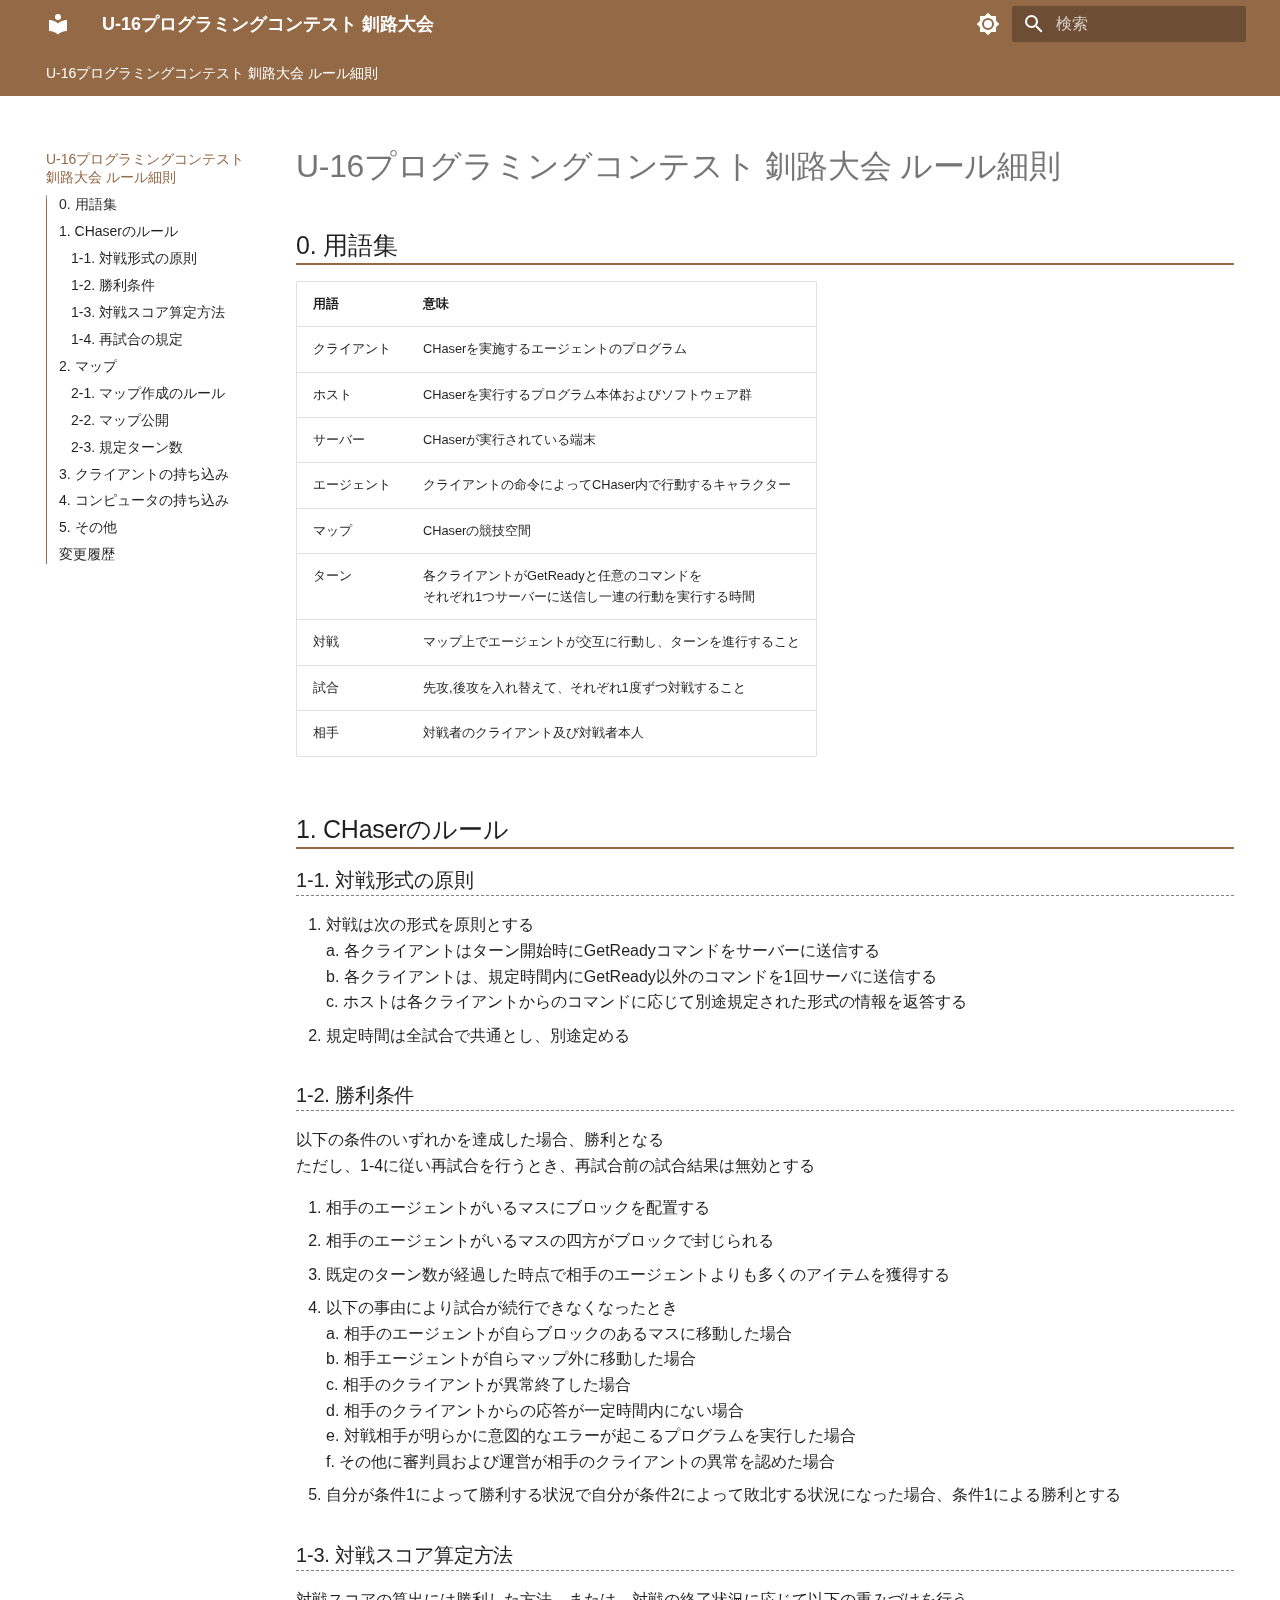
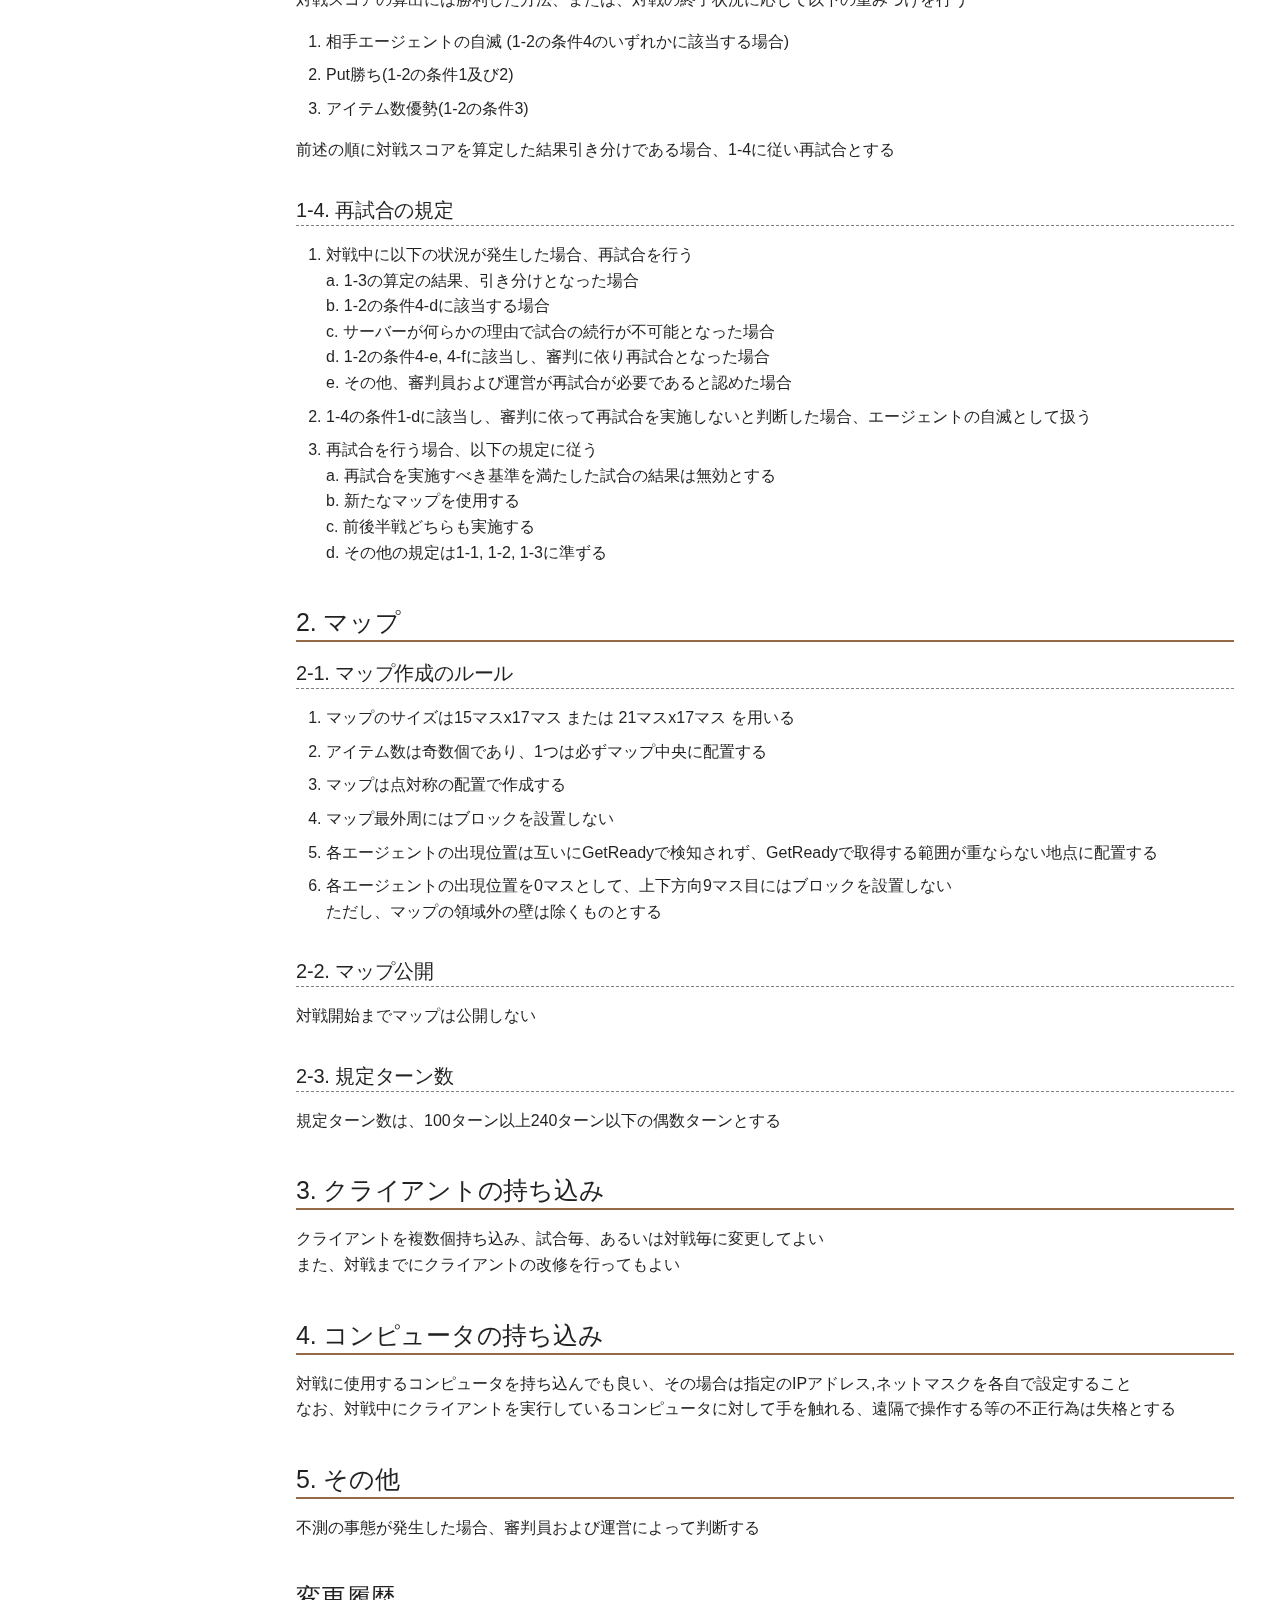
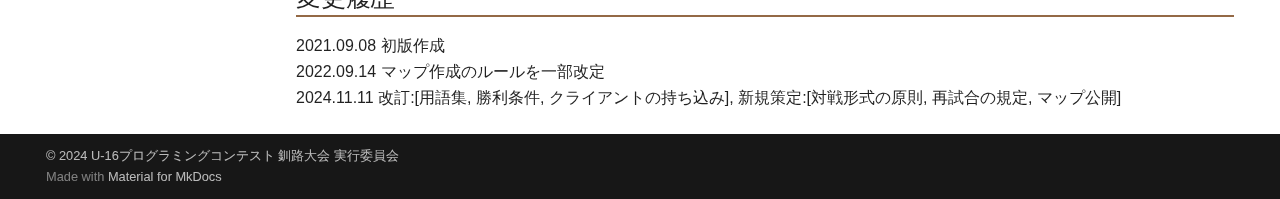
<file: index.html>
<!doctype html>
<html lang="ja" class="no-js">
  <head>
    
      <meta charset="utf-8">
      <meta name="viewport" content="width=device-width,initial-scale=1">
      
      
      
      
      
      
      <link rel="icon" href="assets/images/favicon.png">
      <meta name="generator" content="mkdocs-1.6.1, mkdocs-material-9.5.44">
    
    
      
        <title>U-16プログラミングコンテスト 釧路大会</title>
      
    
    
      <link rel="stylesheet" href="assets/stylesheets/main.0253249f.min.css">
      
        
        <link rel="stylesheet" href="assets/stylesheets/palette.06af60db.min.css">
      
      


    
    
      
    
    
      
        
        
        <link rel="preconnect" href="https://fonts.gstatic.com" crossorigin>
        <link rel="stylesheet" href="https://fonts.googleapis.com/css?family=Kosugi+Maru:300,300i,400,400i,700,700i%7CRoboto+Mono:400,400i,700,700i&display=fallback">
        <style>:root{--md-text-font:"Kosugi Maru";--md-code-font:"Roboto Mono"}</style>
      
    
    
      <link rel="stylesheet" href="stylesheets/extra.css">
    
    <script>__md_scope=new URL(".",location),__md_hash=e=>[...e].reduce(((e,_)=>(e<<5)-e+_.charCodeAt(0)),0),__md_get=(e,_=localStorage,t=__md_scope)=>JSON.parse(_.getItem(t.pathname+"."+e)),__md_set=(e,_,t=localStorage,a=__md_scope)=>{try{t.setItem(a.pathname+"."+e,JSON.stringify(_))}catch(e){}}</script>
    
      

    
    
    
  </head>
  
  
    
    
      
    
    
    
    
    <body dir="ltr" data-md-color-scheme="default" data-md-color-primary="custom" data-md-color-accent="indigo">
  
    
    <input class="md-toggle" data-md-toggle="drawer" type="checkbox" id="__drawer" autocomplete="off">
    <input class="md-toggle" data-md-toggle="search" type="checkbox" id="__search" autocomplete="off">
    <label class="md-overlay" for="__drawer"></label>
    <div data-md-component="skip">
      
        
        <a href="#u-16" class="md-skip">
          コンテンツにスキップ
        </a>
      
    </div>
    <div data-md-component="announce">
      
    </div>
    
    
      

<header class="md-header" data-md-component="header">
  <nav class="md-header__inner md-grid" aria-label="ヘッダー">
    <a href="." title="U-16プログラミングコンテスト 釧路大会" class="md-header__button md-logo" aria-label="U-16プログラミングコンテスト 釧路大会" data-md-component="logo">
      
  
  <svg xmlns="http://www.w3.org/2000/svg" viewBox="0 0 24 24"><path d="M12 8a3 3 0 0 0 3-3 3 3 0 0 0-3-3 3 3 0 0 0-3 3 3 3 0 0 0 3 3m0 3.54C9.64 9.35 6.5 8 3 8v11c3.5 0 6.64 1.35 9 3.54 2.36-2.19 5.5-3.54 9-3.54V8c-3.5 0-6.64 1.35-9 3.54"/></svg>

    </a>
    <label class="md-header__button md-icon" for="__drawer">
      
      <svg xmlns="http://www.w3.org/2000/svg" viewBox="0 0 24 24"><path d="M3 6h18v2H3zm0 5h18v2H3zm0 5h18v2H3z"/></svg>
    </label>
    <div class="md-header__title" data-md-component="header-title">
      <div class="md-header__ellipsis">
        <div class="md-header__topic">
          <span class="md-ellipsis">
            U-16プログラミングコンテスト 釧路大会
          </span>
        </div>
        <div class="md-header__topic" data-md-component="header-topic">
          <span class="md-ellipsis">
            
              U-16プログラミングコンテスト 釧路大会 ルール細則
            
          </span>
        </div>
      </div>
    </div>
    
      
        <form class="md-header__option" data-md-component="palette">
  
    
    
    
    <input class="md-option" data-md-color-media="" data-md-color-scheme="default" data-md-color-primary="custom" data-md-color-accent="indigo"  aria-label=""  type="radio" name="__palette" id="__palette_0">
    
      <label class="md-header__button md-icon" title="" for="__palette_0" hidden>
        <svg xmlns="http://www.w3.org/2000/svg" viewBox="0 0 24 24"><path d="M12 8a4 4 0 0 0-4 4 4 4 0 0 0 4 4 4 4 0 0 0 4-4 4 4 0 0 0-4-4m0 10a6 6 0 0 1-6-6 6 6 0 0 1 6-6 6 6 0 0 1 6 6 6 6 0 0 1-6 6m8-9.31V4h-4.69L12 .69 8.69 4H4v4.69L.69 12 4 15.31V20h4.69L12 23.31 15.31 20H20v-4.69L23.31 12z"/></svg>
      </label>
    
  
</form>
      
    
    
      <script>var palette=__md_get("__palette");if(palette&&palette.color){if("(prefers-color-scheme)"===palette.color.media){var media=matchMedia("(prefers-color-scheme: light)"),input=document.querySelector(media.matches?"[data-md-color-media='(prefers-color-scheme: light)']":"[data-md-color-media='(prefers-color-scheme: dark)']");palette.color.media=input.getAttribute("data-md-color-media"),palette.color.scheme=input.getAttribute("data-md-color-scheme"),palette.color.primary=input.getAttribute("data-md-color-primary"),palette.color.accent=input.getAttribute("data-md-color-accent")}for(var[key,value]of Object.entries(palette.color))document.body.setAttribute("data-md-color-"+key,value)}</script>
    
    
    
      <label class="md-header__button md-icon" for="__search">
        
        <svg xmlns="http://www.w3.org/2000/svg" viewBox="0 0 24 24"><path d="M9.5 3A6.5 6.5 0 0 1 16 9.5c0 1.61-.59 3.09-1.56 4.23l.27.27h.79l5 5-1.5 1.5-5-5v-.79l-.27-.27A6.52 6.52 0 0 1 9.5 16 6.5 6.5 0 0 1 3 9.5 6.5 6.5 0 0 1 9.5 3m0 2C7 5 5 7 5 9.5S7 14 9.5 14 14 12 14 9.5 12 5 9.5 5"/></svg>
      </label>
      <div class="md-search" data-md-component="search" role="dialog">
  <label class="md-search__overlay" for="__search"></label>
  <div class="md-search__inner" role="search">
    <form class="md-search__form" name="search">
      <input type="text" class="md-search__input" name="query" aria-label="検索" placeholder="検索" autocapitalize="off" autocorrect="off" autocomplete="off" spellcheck="false" data-md-component="search-query" required>
      <label class="md-search__icon md-icon" for="__search">
        
        <svg xmlns="http://www.w3.org/2000/svg" viewBox="0 0 24 24"><path d="M9.5 3A6.5 6.5 0 0 1 16 9.5c0 1.61-.59 3.09-1.56 4.23l.27.27h.79l5 5-1.5 1.5-5-5v-.79l-.27-.27A6.52 6.52 0 0 1 9.5 16 6.5 6.5 0 0 1 3 9.5 6.5 6.5 0 0 1 9.5 3m0 2C7 5 5 7 5 9.5S7 14 9.5 14 14 12 14 9.5 12 5 9.5 5"/></svg>
        
        <svg xmlns="http://www.w3.org/2000/svg" viewBox="0 0 24 24"><path d="M20 11v2H8l5.5 5.5-1.42 1.42L4.16 12l7.92-7.92L13.5 5.5 8 11z"/></svg>
      </label>
      <nav class="md-search__options" aria-label="検索">
        
        <button type="reset" class="md-search__icon md-icon" title="クリア" aria-label="クリア" tabindex="-1">
          
          <svg xmlns="http://www.w3.org/2000/svg" viewBox="0 0 24 24"><path d="M19 6.41 17.59 5 12 10.59 6.41 5 5 6.41 10.59 12 5 17.59 6.41 19 12 13.41 17.59 19 19 17.59 13.41 12z"/></svg>
        </button>
      </nav>
      
    </form>
    <div class="md-search__output">
      <div class="md-search__scrollwrap" tabindex="0" data-md-scrollfix>
        <div class="md-search-result" data-md-component="search-result">
          <div class="md-search-result__meta">
            検索を初期化
          </div>
          <ol class="md-search-result__list" role="presentation"></ol>
        </div>
      </div>
    </div>
  </div>
</div>
    
    
  </nav>
  
</header>
    
    <div class="md-container" data-md-component="container">
      
      
        
          
            
<nav class="md-tabs" aria-label="タブ" data-md-component="tabs">
  <div class="md-grid">
    <ul class="md-tabs__list">
      
        
  
  
    
  
  
    <li class="md-tabs__item md-tabs__item--active">
      <a href="." class="md-tabs__link">
        
  
    
  
  U-16プログラミングコンテスト 釧路大会 ルール細則

      </a>
    </li>
  

      
    </ul>
  </div>
</nav>
          
        
      
      <main class="md-main" data-md-component="main">
        <div class="md-main__inner md-grid">
          
            
              
              <div class="md-sidebar md-sidebar--primary" data-md-component="sidebar" data-md-type="navigation" >
                <div class="md-sidebar__scrollwrap">
                  <div class="md-sidebar__inner">
                    


  


  

<nav class="md-nav md-nav--primary md-nav--lifted md-nav--integrated" aria-label="ナビゲーション" data-md-level="0">
  <label class="md-nav__title" for="__drawer">
    <a href="." title="U-16プログラミングコンテスト 釧路大会" class="md-nav__button md-logo" aria-label="U-16プログラミングコンテスト 釧路大会" data-md-component="logo">
      
  
  <svg xmlns="http://www.w3.org/2000/svg" viewBox="0 0 24 24"><path d="M12 8a3 3 0 0 0 3-3 3 3 0 0 0-3-3 3 3 0 0 0-3 3 3 3 0 0 0 3 3m0 3.54C9.64 9.35 6.5 8 3 8v11c3.5 0 6.64 1.35 9 3.54 2.36-2.19 5.5-3.54 9-3.54V8c-3.5 0-6.64 1.35-9 3.54"/></svg>

    </a>
    U-16プログラミングコンテスト 釧路大会
  </label>
  
  <ul class="md-nav__list" data-md-scrollfix>
    
      
      
  
  
    
  
  
  
    <li class="md-nav__item md-nav__item--active">
      
      <input class="md-nav__toggle md-toggle" type="checkbox" id="__toc">
      
      
        
      
      
        <label class="md-nav__link md-nav__link--active" for="__toc">
          
  
  <span class="md-ellipsis">
    U-16プログラミングコンテスト 釧路大会 ルール細則
  </span>
  

          <span class="md-nav__icon md-icon"></span>
        </label>
      
      <a href="." class="md-nav__link md-nav__link--active">
        
  
  <span class="md-ellipsis">
    U-16プログラミングコンテスト 釧路大会 ルール細則
  </span>
  

      </a>
      
        

<nav class="md-nav md-nav--secondary" aria-label="目次">
  
  
  
    
  
  
    <label class="md-nav__title" for="__toc">
      <span class="md-nav__icon md-icon"></span>
      目次
    </label>
    <ul class="md-nav__list" data-md-component="toc" data-md-scrollfix>
      
        <li class="md-nav__item">
  <a href="#0" class="md-nav__link">
    <span class="md-ellipsis">
      0. 用語集
    </span>
  </a>
  
</li>
      
        <li class="md-nav__item">
  <a href="#1-chaser" class="md-nav__link">
    <span class="md-ellipsis">
      1. CHaserのルール
    </span>
  </a>
  
    <nav class="md-nav" aria-label="1. CHaserのルール">
      <ul class="md-nav__list">
        
          <li class="md-nav__item">
  <a href="#1-1" class="md-nav__link">
    <span class="md-ellipsis">
      1-1. 対戦形式の原則
    </span>
  </a>
  
</li>
        
          <li class="md-nav__item">
  <a href="#1-2" class="md-nav__link">
    <span class="md-ellipsis">
      1-2. 勝利条件
    </span>
  </a>
  
</li>
        
          <li class="md-nav__item">
  <a href="#1-3" class="md-nav__link">
    <span class="md-ellipsis">
      1-3. 対戦スコア算定方法
    </span>
  </a>
  
</li>
        
          <li class="md-nav__item">
  <a href="#1-4" class="md-nav__link">
    <span class="md-ellipsis">
      1-4. 再試合の規定
    </span>
  </a>
  
</li>
        
      </ul>
    </nav>
  
</li>
      
        <li class="md-nav__item">
  <a href="#2" class="md-nav__link">
    <span class="md-ellipsis">
      2. マップ
    </span>
  </a>
  
    <nav class="md-nav" aria-label="2. マップ">
      <ul class="md-nav__list">
        
          <li class="md-nav__item">
  <a href="#2-1" class="md-nav__link">
    <span class="md-ellipsis">
      2-1. マップ作成のルール
    </span>
  </a>
  
</li>
        
          <li class="md-nav__item">
  <a href="#2-2" class="md-nav__link">
    <span class="md-ellipsis">
      2-2. マップ公開
    </span>
  </a>
  
</li>
        
          <li class="md-nav__item">
  <a href="#2-3" class="md-nav__link">
    <span class="md-ellipsis">
      2-3. 規定ターン数
    </span>
  </a>
  
</li>
        
      </ul>
    </nav>
  
</li>
      
        <li class="md-nav__item">
  <a href="#3" class="md-nav__link">
    <span class="md-ellipsis">
      3. クライアントの持ち込み
    </span>
  </a>
  
</li>
      
        <li class="md-nav__item">
  <a href="#4" class="md-nav__link">
    <span class="md-ellipsis">
      4. コンピュータの持ち込み
    </span>
  </a>
  
</li>
      
        <li class="md-nav__item">
  <a href="#5" class="md-nav__link">
    <span class="md-ellipsis">
      5. その他
    </span>
  </a>
  
</li>
      
        <li class="md-nav__item">
  <a href="#_1" class="md-nav__link">
    <span class="md-ellipsis">
      変更履歴
    </span>
  </a>
  
</li>
      
    </ul>
  
</nav>
      
    </li>
  

    
  </ul>
</nav>
                  </div>
                </div>
              </div>
            
            
          
          
            <div class="md-content" data-md-component="content">
              <article class="md-content__inner md-typeset">
                
                  


<h1 id="u-16">U-16プログラミングコンテスト 釧路大会 ルール細則</h1>
<h2 id="0">0. 用語集</h2>
<table>
<thead>
<tr>
<th>用語</th>
<th>意味</th>
</tr>
</thead>
<tbody>
<tr>
<td>クライアント</td>
<td>CHaserを実施するエージェントのプログラム</td>
</tr>
<tr>
<td>ホスト</td>
<td>CHaserを実行するプログラム本体およびソフトウェア群</td>
</tr>
<tr>
<td>サーバー</td>
<td>CHaserが実行されている端末</td>
</tr>
<tr>
<td>エージェント</td>
<td>クライアントの命令によってCHaser内で行動するキャラクター</td>
</tr>
<tr>
<td>マップ</td>
<td>CHaserの競技空間</td>
</tr>
<tr>
<td>ターン</td>
<td>各クライアントがGetReadyと任意のコマンドを<br>それぞれ1つサーバーに送信し一連の行動を実行する時間</td>
</tr>
<tr>
<td>対戦</td>
<td>マップ上でエージェントが交互に行動し、ターンを進行すること</td>
</tr>
<tr>
<td>試合</td>
<td>先攻,後攻を入れ替えて、それぞれ1度ずつ対戦すること</td>
</tr>
<tr>
<td>相手</td>
<td>対戦者のクライアント及び対戦者本人</td>
</tr>
</tbody>
</table>
<h2 id="1-chaser">1. CHaserのルール</h2>
<h3 id="1-1">1-1. 対戦形式の原則</h3>
<ol>
<li>対戦は次の形式を原則とする<br />
    a. 各クライアントはターン開始時にGetReadyコマンドをサーバーに送信する<br />
    b. 各クライアントは、規定時間内にGetReady以外のコマンドを1回サーバに送信する<br />
    c. ホストは各クライアントからのコマンドに応じて別途規定された形式の情報を返答する  </li>
<li>規定時間は全試合で共通とし、別途定める  </li>
</ol>
<h3 id="1-2">1-2. 勝利条件</h3>
<p>以下の条件のいずれかを達成した場合、勝利となる<br />
ただし、1-4に従い再試合を行うとき、再試合前の試合結果は無効とする  </p>
<ol>
<li>相手のエージェントがいるマスにブロックを配置する  </li>
<li>相手のエージェントがいるマスの四方がブロックで封じられる  </li>
<li>既定のターン数が経過した時点で相手のエージェントよりも多くのアイテムを獲得する  </li>
<li>以下の事由により試合が続行できなくなったとき<br />
    a. 相手のエージェントが自らブロックのあるマスに移動した場合<br />
    b. 相手エージェントが自らマップ外に移動した場合<br />
    c. 相手のクライアントが異常終了した場合<br />
    d. 相手のクライアントからの応答が一定時間内にない場合<br />
    e. 対戦相手が明らかに意図的なエラーが起こるプログラムを実行した場合<br />
    f. その他に審判員および運営が相手のクライアントの異常を認めた場合  </li>
<li>自分が条件1によって勝利する状況で自分が条件2によって敗北する状況になった場合、条件1による勝利とする  </li>
</ol>
<h3 id="1-3">1-3. 対戦スコア算定方法</h3>
<p>対戦スコアの算出には勝利した方法、または、対戦の終了状況に応じて以下の重みづけを行う  </p>
<ol>
<li>相手エージェントの自滅 (1-2の条件4のいずれかに該当する場合)  </li>
<li>Put勝ち(1-2の条件1及び2)  </li>
<li>アイテム数優勢(1-2の条件3)  </li>
</ol>
<p>前述の順に対戦スコアを算定した結果引き分けである場合、1-4に従い再試合とする  </p>
<h3 id="1-4">1-4. 再試合の規定</h3>
<ol>
<li>対戦中に以下の状況が発生した場合、再試合を行う<br />
    a. 1-3の算定の結果、引き分けとなった場合<br />
    b. 1-2の条件4-dに該当する場合<br />
    c. サーバーが何らかの理由で試合の続行が不可能となった場合<br />
    d. 1-2の条件4-e, 4-fに該当し、審判に依り再試合となった場合<br />
    e. その他、審判員および運営が再試合が必要であると認めた場合  </li>
<li>1-4の条件1-dに該当し、審判に依って再試合を実施しないと判断した場合、エージェントの自滅として扱う  </li>
<li>再試合を行う場合、以下の規定に従う<br />
    a. 再試合を実施すべき基準を満たした試合の結果は無効とする<br />
    b. 新たなマップを使用する<br />
    c. 前後半戦どちらも実施する<br />
    d. その他の規定は1-1, 1-2, 1-3に準ずる  </li>
</ol>
<h2 id="2">2. マップ</h2>
<h3 id="2-1">2-1. マップ作成のルール</h3>
<ol>
<li>マップのサイズは15マスx17マス または 21マスx17マス を用いる</li>
<li>アイテム数は奇数個であり、1つは必ずマップ中央に配置する</li>
<li>マップは点対称の配置で作成する</li>
<li>マップ最外周にはブロックを設置しない</li>
<li>各エージェントの出現位置は互いにGetReadyで検知されず、GetReadyで取得する範囲が重ならない地点に配置する</li>
<li>各エージェントの出現位置を0マスとして、上下方向9マス目にはブロックを設置しない<br />
ただし、マップの領域外の壁は除くものとする</li>
</ol>
<h3 id="2-2">2-2. マップ公開</h3>
<p>対戦開始までマップは公開しない</p>
<h3 id="2-3">2-3. 規定ターン数</h3>
<p>規定ターン数は、100ターン以上240ターン以下の偶数ターンとする</p>
<h2 id="3">3. クライアントの持ち込み</h2>
<p>クライアントを複数個持ち込み、試合毎、あるいは対戦毎に変更してよい<br />
また、対戦までにクライアントの改修を行ってもよい</p>
<h2 id="4">4. コンピュータの持ち込み</h2>
<p>対戦に使用するコンピュータを持ち込んでも良い、その場合は指定のIPアドレス,ネットマスクを各自で設定すること<br />
なお、対戦中にクライアントを実行しているコンピュータに対して手を触れる、遠隔で操作する等の不正行為は失格とする  </p>
<h2 id="5">5. その他</h2>
<p>不測の事態が発生した場合、審判員および運営によって判断する </p>
<h2 id="_1">変更履歴</h2>
<p>2021.09.08 初版作成<br />
2022.09.14 マップ作成のルールを一部改定<br />
2024.11.11 改訂:[用語集, 勝利条件, クライアントの持ち込み], 新規策定:[対戦形式の原則, 再試合の規定, マップ公開]</p>












                
              </article>
            </div>
          
          
<script>var target=document.getElementById(location.hash.slice(1));target&&target.name&&(target.checked=target.name.startsWith("__tabbed_"))</script>
        </div>
        
          <button type="button" class="md-top md-icon" data-md-component="top" hidden>
  
  <svg xmlns="http://www.w3.org/2000/svg" viewBox="0 0 24 24"><path d="M13 20h-2V8l-5.5 5.5-1.42-1.42L12 4.16l7.92 7.92-1.42 1.42L13 8z"/></svg>
  ページトップへ戻る
</button>
        
      </main>
      
        <footer class="md-footer">
  
    
  
  <div class="md-footer-meta md-typeset">
    <div class="md-footer-meta__inner md-grid">
      <div class="md-copyright">
  
    <div class="md-copyright__highlight">
      &copy; 2024 U-16プログラミングコンテスト 釧路大会 実行委員会
    </div>
  
  
    Made with
    <a href="https://squidfunk.github.io/mkdocs-material/" target="_blank" rel="noopener">
      Material for MkDocs
    </a>
  
</div>
      
    </div>
  </div>
</footer>
      
    </div>
    <div class="md-dialog" data-md-component="dialog">
      <div class="md-dialog__inner md-typeset"></div>
    </div>
    
    
    <script id="__config" type="application/json">{"base": ".", "features": ["navigation.tabs", "navigation.instant", "navigation.footer", "navigation.top", "toc.integrate", "header.autohide"], "search": "assets/javascripts/workers/search.6ce7567c.min.js", "translations": {"clipboard.copied": "\u30b3\u30d4\u30fc\u3057\u307e\u3057\u305f", "clipboard.copy": "\u30af\u30ea\u30c3\u30d7\u30dc\u30fc\u30c9\u3078\u30b3\u30d4\u30fc", "search.result.more.one": "\u3053\u306e\u30da\u30fc\u30b8\u5185\u306b\u3082\u30461\u4ef6\u898b\u3064\u304b\u308a\u307e\u3057\u305f", "search.result.more.other": "\u3053\u306e\u30da\u30fc\u30b8\u5185\u306b\u3042\u3068#\u4ef6\u898b\u3064\u304b\u308a\u307e\u3057\u305f", "search.result.none": "\u4f55\u3082\u898b\u3064\u304b\u308a\u307e\u305b\u3093\u3067\u3057\u305f", "search.result.one": "1\u4ef6\u898b\u3064\u304b\u308a\u307e\u3057\u305f", "search.result.other": "#\u4ef6\u898b\u3064\u304b\u308a\u307e\u3057\u305f", "search.result.placeholder": "\u691c\u7d22\u30ad\u30fc\u30ef\u30fc\u30c9\u3092\u5165\u529b\u3057\u3066\u304f\u3060\u3055\u3044", "search.result.term.missing": "\u691c\u7d22\u306b\u542b\u307e\u308c\u306a\u3044", "select.version": "\u30d0\u30fc\u30b8\u30e7\u30f3\u5207\u308a\u66ff\u3048"}}</script>
    
    
      <script src="assets/javascripts/bundle.83f73b43.min.js"></script>
      
    
  </body>
</html>
</file>
<file: stylesheets/extra.css>
[data-md-color-scheme="default"] {
    --md-primary-fg-color: #946946;
}
[data-md-color-scheme="slate"] {
    --md-primary-fg-color: #946946;
}

.md-content h2 {
    border-bottom: var(--md-primary-fg-color) 2px;
    border-bottom-style: double;
}

.md-content h3 {
    border-bottom: gray 1px;
    border-bottom-style: dashed;
}
</file>
<file: assets/stylesheets/main.0253249f.min.css>
@charset "UTF-8";html{-webkit-text-size-adjust:none;-moz-text-size-adjust:none;text-size-adjust:none;box-sizing:border-box}*,:after,:before{box-sizing:inherit}@media (prefers-reduced-motion){*,:after,:before{transition:none!important}}body{margin:0}a,button,input,label{-webkit-tap-highlight-color:transparent}a{color:inherit;text-decoration:none}hr{border:0;box-sizing:initial;display:block;height:.05rem;overflow:visible;padding:0}small{font-size:80%}sub,sup{line-height:1em}img{border-style:none}table{border-collapse:initial;border-spacing:0}td,th{font-weight:400;vertical-align:top}button{background:#0000;border:0;font-family:inherit;font-size:inherit;margin:0;padding:0}input{border:0;outline:none}:root{--md-primary-fg-color:#4051b5;--md-primary-fg-color--light:#5d6cc0;--md-primary-fg-color--dark:#303fa1;--md-primary-bg-color:#fff;--md-primary-bg-color--light:#ffffffb3;--md-accent-fg-color:#526cfe;--md-accent-fg-color--transparent:#526cfe1a;--md-accent-bg-color:#fff;--md-accent-bg-color--light:#ffffffb3}[data-md-color-scheme=default]{color-scheme:light}[data-md-color-scheme=default] img[src$="#gh-dark-mode-only"],[data-md-color-scheme=default] img[src$="#only-dark"]{display:none}:root,[data-md-color-scheme=default]{--md-hue:225deg;--md-default-fg-color:#000000de;--md-default-fg-color--light:#0000008a;--md-default-fg-color--lighter:#00000052;--md-default-fg-color--lightest:#00000012;--md-default-bg-color:#fff;--md-default-bg-color--light:#ffffffb3;--md-default-bg-color--lighter:#ffffff4d;--md-default-bg-color--lightest:#ffffff1f;--md-code-fg-color:#36464e;--md-code-bg-color:#f5f5f5;--md-code-hl-color:#4287ff;--md-code-hl-color--light:#4287ff1a;--md-code-hl-number-color:#d52a2a;--md-code-hl-special-color:#db1457;--md-code-hl-function-color:#a846b9;--md-code-hl-constant-color:#6e59d9;--md-code-hl-keyword-color:#3f6ec6;--md-code-hl-string-color:#1c7d4d;--md-code-hl-name-color:var(--md-code-fg-color);--md-code-hl-operator-color:var(--md-default-fg-color--light);--md-code-hl-punctuation-color:var(--md-default-fg-color--light);--md-code-hl-comment-color:var(--md-default-fg-color--light);--md-code-hl-generic-color:var(--md-default-fg-color--light);--md-code-hl-variable-color:var(--md-default-fg-color--light);--md-typeset-color:var(--md-default-fg-color);--md-typeset-a-color:var(--md-primary-fg-color);--md-typeset-del-color:#f5503d26;--md-typeset-ins-color:#0bd57026;--md-typeset-kbd-color:#fafafa;--md-typeset-kbd-accent-color:#fff;--md-typeset-kbd-border-color:#b8b8b8;--md-typeset-mark-color:#ffff0080;--md-typeset-table-color:#0000001f;--md-typeset-table-color--light:rgba(0,0,0,.035);--md-admonition-fg-color:var(--md-default-fg-color);--md-admonition-bg-color:var(--md-default-bg-color);--md-warning-fg-color:#000000de;--md-warning-bg-color:#ff9;--md-footer-fg-color:#fff;--md-footer-fg-color--light:#ffffffb3;--md-footer-fg-color--lighter:#ffffff73;--md-footer-bg-color:#000000de;--md-footer-bg-color--dark:#00000052;--md-shadow-z1:0 0.2rem 0.5rem #0000000d,0 0 0.05rem #0000001a;--md-shadow-z2:0 0.2rem 0.5rem #0000001a,0 0 0.05rem #00000040;--md-shadow-z3:0 0.2rem 0.5rem #0003,0 0 0.05rem #00000059}.md-icon svg{fill:currentcolor;display:block;height:1.2rem;width:1.2rem}body{-webkit-font-smoothing:antialiased;-moz-osx-font-smoothing:grayscale;--md-text-font-family:var(--md-text-font,_),-apple-system,BlinkMacSystemFont,Helvetica,Arial,sans-serif;--md-code-font-family:var(--md-code-font,_),SFMono-Regular,Consolas,Menlo,monospace}aside,body,input{font-feature-settings:"kern","liga";color:var(--md-typeset-color);font-family:var(--md-text-font-family)}code,kbd,pre{font-feature-settings:"kern";font-family:var(--md-code-font-family)}:root{--md-typeset-table-sort-icon:url('data:image/svg+xml;charset=utf-8,<svg xmlns="http://www.w3.org/2000/svg" viewBox="0 0 24 24"><path d="m18 21-4-4h3V7h-3l4-4 4 4h-3v10h3M2 19v-2h10v2M2 13v-2h7v2M2 7V5h4v2z"/></svg>');--md-typeset-table-sort-icon--asc:url('data:image/svg+xml;charset=utf-8,<svg xmlns="http://www.w3.org/2000/svg" viewBox="0 0 24 24"><path d="M19 17h3l-4 4-4-4h3V3h2M2 17h10v2H2M6 5v2H2V5m0 6h7v2H2z"/></svg>');--md-typeset-table-sort-icon--desc:url('data:image/svg+xml;charset=utf-8,<svg xmlns="http://www.w3.org/2000/svg" viewBox="0 0 24 24"><path d="M19 7h3l-4-4-4 4h3v14h2M2 17h10v2H2M6 5v2H2V5m0 6h7v2H2z"/></svg>')}.md-typeset{-webkit-print-color-adjust:exact;color-adjust:exact;font-size:.8rem;line-height:1.6}@media print{.md-typeset{font-size:.68rem}}.md-typeset blockquote,.md-typeset dl,.md-typeset figure,.md-typeset ol,.md-typeset pre,.md-typeset ul{margin-bottom:1em;margin-top:1em}.md-typeset h1{color:var(--md-default-fg-color--light);font-size:2em;line-height:1.3;margin:0 0 1.25em}.md-typeset h1,.md-typeset h2{font-weight:300;letter-spacing:-.01em}.md-typeset h2{font-size:1.5625em;line-height:1.4;margin:1.6em 0 .64em}.md-typeset h3{font-size:1.25em;font-weight:400;letter-spacing:-.01em;line-height:1.5;margin:1.6em 0 .8em}.md-typeset h2+h3{margin-top:.8em}.md-typeset h4{font-weight:700;letter-spacing:-.01em;margin:1em 0}.md-typeset h5,.md-typeset h6{color:var(--md-default-fg-color--light);font-size:.8em;font-weight:700;letter-spacing:-.01em;margin:1.25em 0}.md-typeset h5{text-transform:uppercase}.md-typeset hr{border-bottom:.05rem solid var(--md-default-fg-color--lightest);display:flow-root;margin:1.5em 0}.md-typeset a{color:var(--md-typeset-a-color);word-break:break-word}.md-typeset a,.md-typeset a:before{transition:color 125ms}.md-typeset a:focus,.md-typeset a:hover{color:var(--md-accent-fg-color)}.md-typeset a:focus code,.md-typeset a:hover code{background-color:var(--md-accent-fg-color--transparent)}.md-typeset a code{color:currentcolor;transition:background-color 125ms}.md-typeset a.focus-visible{outline-color:var(--md-accent-fg-color);outline-offset:.2rem}.md-typeset code,.md-typeset kbd,.md-typeset pre{color:var(--md-code-fg-color);direction:ltr;font-variant-ligatures:none}@media print{.md-typeset code,.md-typeset kbd,.md-typeset pre{white-space:pre-wrap}}.md-typeset code{background-color:var(--md-code-bg-color);border-radius:.1rem;-webkit-box-decoration-break:clone;box-decoration-break:clone;font-size:.85em;padding:0 .2941176471em;word-break:break-word}.md-typeset code:not(.focus-visible){-webkit-tap-highlight-color:transparent;outline:none}.md-typeset pre{display:flow-root;line-height:1.4;position:relative}.md-typeset pre>code{-webkit-box-decoration-break:slice;box-decoration-break:slice;box-shadow:none;display:block;margin:0;outline-color:var(--md-accent-fg-color);overflow:auto;padding:.7720588235em 1.1764705882em;scrollbar-color:var(--md-default-fg-color--lighter) #0000;scrollbar-width:thin;touch-action:auto;word-break:normal}.md-typeset pre>code:hover{scrollbar-color:var(--md-accent-fg-color) #0000}.md-typeset pre>code::-webkit-scrollbar{height:.2rem;width:.2rem}.md-typeset pre>code::-webkit-scrollbar-thumb{background-color:var(--md-default-fg-color--lighter)}.md-typeset pre>code::-webkit-scrollbar-thumb:hover{background-color:var(--md-accent-fg-color)}.md-typeset kbd{background-color:var(--md-typeset-kbd-color);border-radius:.1rem;box-shadow:0 .1rem 0 .05rem var(--md-typeset-kbd-border-color),0 .1rem 0 var(--md-typeset-kbd-border-color),0 -.1rem .2rem var(--md-typeset-kbd-accent-color) inset;color:var(--md-default-fg-color);display:inline-block;font-size:.75em;padding:0 .6666666667em;vertical-align:text-top;word-break:break-word}.md-typeset mark{background-color:var(--md-typeset-mark-color);-webkit-box-decoration-break:clone;box-decoration-break:clone;color:inherit;word-break:break-word}.md-typeset abbr{border-bottom:.05rem dotted var(--md-default-fg-color--light);cursor:help;text-decoration:none}.md-typeset small{opacity:.75}[dir=ltr] .md-typeset sub,[dir=ltr] .md-typeset sup{margin-left:.078125em}[dir=rtl] .md-typeset sub,[dir=rtl] .md-typeset sup{margin-right:.078125em}[dir=ltr] .md-typeset blockquote{padding-left:.6rem}[dir=rtl] .md-typeset blockquote{padding-right:.6rem}[dir=ltr] .md-typeset blockquote{border-left:.2rem solid var(--md-default-fg-color--lighter)}[dir=rtl] .md-typeset blockquote{border-right:.2rem solid var(--md-default-fg-color--lighter)}.md-typeset blockquote{color:var(--md-default-fg-color--light);margin-left:0;margin-right:0}.md-typeset ul{list-style-type:disc}.md-typeset ul[type]{list-style-type:revert-layer}[dir=ltr] .md-typeset ol,[dir=ltr] .md-typeset ul{margin-left:.625em}[dir=rtl] .md-typeset ol,[dir=rtl] .md-typeset ul{margin-right:.625em}.md-typeset ol,.md-typeset ul{padding:0}.md-typeset ol:not([hidden]),.md-typeset ul:not([hidden]){display:flow-root}.md-typeset ol ol,.md-typeset ul ol{list-style-type:lower-alpha}.md-typeset ol ol ol,.md-typeset ul ol ol{list-style-type:lower-roman}.md-typeset ol ol ol ol,.md-typeset ul ol ol ol{list-style-type:upper-alpha}.md-typeset ol ol ol ol ol,.md-typeset ul ol ol ol ol{list-style-type:upper-roman}.md-typeset ol[type],.md-typeset ul[type]{list-style-type:revert-layer}[dir=ltr] .md-typeset ol li,[dir=ltr] .md-typeset ul li{margin-left:1.25em}[dir=rtl] .md-typeset ol li,[dir=rtl] .md-typeset ul li{margin-right:1.25em}.md-typeset ol li,.md-typeset ul li{margin-bottom:.5em}.md-typeset ol li blockquote,.md-typeset ol li p,.md-typeset ul li blockquote,.md-typeset ul li p{margin:.5em 0}.md-typeset ol li:last-child,.md-typeset ul li:last-child{margin-bottom:0}[dir=ltr] .md-typeset ol li ol,[dir=ltr] .md-typeset ol li ul,[dir=ltr] .md-typeset ul li ol,[dir=ltr] .md-typeset ul li ul{margin-left:.625em}[dir=rtl] .md-typeset ol li ol,[dir=rtl] .md-typeset ol li ul,[dir=rtl] .md-typeset ul li ol,[dir=rtl] .md-typeset ul li ul{margin-right:.625em}.md-typeset ol li ol,.md-typeset ol li ul,.md-typeset ul li ol,.md-typeset ul li ul{margin-bottom:.5em;margin-top:.5em}[dir=ltr] .md-typeset dd{margin-left:1.875em}[dir=rtl] .md-typeset dd{margin-right:1.875em}.md-typeset dd{margin-bottom:1.5em;margin-top:1em}.md-typeset img,.md-typeset svg,.md-typeset video{height:auto;max-width:100%}.md-typeset img[align=left]{margin:1em 1em 1em 0}.md-typeset img[align=right]{margin:1em 0 1em 1em}.md-typeset img[align]:only-child{margin-top:0}.md-typeset figure{display:flow-root;margin:1em auto;max-width:100%;text-align:center;width:-moz-fit-content;width:fit-content}.md-typeset figure img{display:block;margin:0 auto}.md-typeset figcaption{font-style:italic;margin:1em auto;max-width:24rem}.md-typeset iframe{max-width:100%}.md-typeset table:not([class]){background-color:var(--md-default-bg-color);border:.05rem solid var(--md-typeset-table-color);border-radius:.1rem;display:inline-block;font-size:.64rem;max-width:100%;overflow:auto;touch-action:auto}@media print{.md-typeset table:not([class]){display:table}}.md-typeset table:not([class])+*{margin-top:1.5em}.md-typeset table:not([class]) td>:first-child,.md-typeset table:not([class]) th>:first-child{margin-top:0}.md-typeset table:not([class]) td>:last-child,.md-typeset table:not([class]) th>:last-child{margin-bottom:0}.md-typeset table:not([class]) td:not([align]),.md-typeset table:not([class]) th:not([align]){text-align:left}[dir=rtl] .md-typeset table:not([class]) td:not([align]),[dir=rtl] .md-typeset table:not([class]) th:not([align]){text-align:right}.md-typeset table:not([class]) th{font-weight:700;min-width:5rem;padding:.9375em 1.25em;vertical-align:top}.md-typeset table:not([class]) td{border-top:.05rem solid var(--md-typeset-table-color);padding:.9375em 1.25em;vertical-align:top}.md-typeset table:not([class]) tbody tr{transition:background-color 125ms}.md-typeset table:not([class]) tbody tr:hover{background-color:var(--md-typeset-table-color--light);box-shadow:0 .05rem 0 var(--md-default-bg-color) inset}.md-typeset table:not([class]) a{word-break:normal}.md-typeset table th[role=columnheader]{cursor:pointer}[dir=ltr] .md-typeset table th[role=columnheader]:after{margin-left:.5em}[dir=rtl] .md-typeset table th[role=columnheader]:after{margin-right:.5em}.md-typeset table th[role=columnheader]:after{content:"";display:inline-block;height:1.2em;-webkit-mask-image:var(--md-typeset-table-sort-icon);mask-image:var(--md-typeset-table-sort-icon);-webkit-mask-repeat:no-repeat;mask-repeat:no-repeat;-webkit-mask-size:contain;mask-size:contain;transition:background-color 125ms;vertical-align:text-bottom;width:1.2em}.md-typeset table th[role=columnheader]:hover:after{background-color:var(--md-default-fg-color--lighter)}.md-typeset table th[role=columnheader][aria-sort=ascending]:after{background-color:var(--md-default-fg-color--light);-webkit-mask-image:var(--md-typeset-table-sort-icon--asc);mask-image:var(--md-typeset-table-sort-icon--asc)}.md-typeset table th[role=columnheader][aria-sort=descending]:after{background-color:var(--md-default-fg-color--light);-webkit-mask-image:var(--md-typeset-table-sort-icon--desc);mask-image:var(--md-typeset-table-sort-icon--desc)}.md-typeset__scrollwrap{margin:1em -.8rem;overflow-x:auto;touch-action:auto}.md-typeset__table{display:inline-block;margin-bottom:.5em;padding:0 .8rem}@media print{.md-typeset__table{display:block}}html .md-typeset__table table{display:table;margin:0;overflow:hidden;width:100%}@media screen and (max-width:44.984375em){.md-content__inner>pre{margin:1em -.8rem}.md-content__inner>pre code{border-radius:0}}.md-typeset .md-author{border-radius:100%;display:block;flex-shrink:0;height:1.6rem;overflow:hidden;position:relative;transition:color 125ms,transform 125ms;width:1.6rem}.md-typeset .md-author img{display:block}.md-typeset .md-author--more{background:var(--md-default-fg-color--lightest);color:var(--md-default-fg-color--lighter);font-size:.6rem;font-weight:700;line-height:1.6rem;text-align:center}.md-typeset .md-author--long{height:2.4rem;width:2.4rem}.md-typeset a.md-author{transform:scale(1)}.md-typeset a.md-author img{border-radius:100%;filter:grayscale(100%) opacity(75%);transition:filter 125ms}.md-typeset a.md-author:focus,.md-typeset a.md-author:hover{transform:scale(1.1);z-index:1}.md-typeset a.md-author:focus img,.md-typeset a.md-author:hover img{filter:grayscale(0)}.md-banner{background-color:var(--md-footer-bg-color);color:var(--md-footer-fg-color);overflow:auto}@media print{.md-banner{display:none}}.md-banner--warning{background-color:var(--md-warning-bg-color);color:var(--md-warning-fg-color)}.md-banner__inner{font-size:.7rem;margin:.6rem auto;padding:0 .8rem}[dir=ltr] .md-banner__button{float:right}[dir=rtl] .md-banner__button{float:left}.md-banner__button{color:inherit;cursor:pointer;transition:opacity .25s}.no-js .md-banner__button{display:none}.md-banner__button:hover{opacity:.7}html{font-size:125%;height:100%;overflow-x:hidden}@media screen and (min-width:100em){html{font-size:137.5%}}@media screen and (min-width:125em){html{font-size:150%}}body{background-color:var(--md-default-bg-color);display:flex;flex-direction:column;font-size:.5rem;min-height:100%;position:relative;width:100%}@media print{body{display:block}}@media screen and (max-width:59.984375em){body[data-md-scrolllock]{position:fixed}}.md-grid{margin-left:auto;margin-right:auto;max-width:61rem}.md-container{display:flex;flex-direction:column;flex-grow:1}@media print{.md-container{display:block}}.md-main{flex-grow:1}.md-main__inner{display:flex;height:100%;margin-top:1.5rem}.md-ellipsis{overflow:hidden;text-overflow:ellipsis}.md-toggle{display:none}.md-option{height:0;opacity:0;position:absolute;width:0}.md-option:checked+label:not([hidden]){display:block}.md-option.focus-visible+label{outline-color:var(--md-accent-fg-color);outline-style:auto}.md-skip{background-color:var(--md-default-fg-color);border-radius:.1rem;color:var(--md-default-bg-color);font-size:.64rem;margin:.5rem;opacity:0;outline-color:var(--md-accent-fg-color);padding:.3rem .5rem;position:fixed;transform:translateY(.4rem);z-index:-1}.md-skip:focus{opacity:1;transform:translateY(0);transition:transform .25s cubic-bezier(.4,0,.2,1),opacity 175ms 75ms;z-index:10}@page{margin:25mm}:root{--md-clipboard-icon:url('data:image/svg+xml;charset=utf-8,<svg xmlns="http://www.w3.org/2000/svg" viewBox="0 0 24 24"><path d="M19 21H8V7h11m0-2H8a2 2 0 0 0-2 2v14a2 2 0 0 0 2 2h11a2 2 0 0 0 2-2V7a2 2 0 0 0-2-2m-3-4H4a2 2 0 0 0-2 2v14h2V3h12z"/></svg>')}.md-clipboard{border-radius:.1rem;color:var(--md-default-fg-color--lightest);cursor:pointer;height:1.5em;outline-color:var(--md-accent-fg-color);outline-offset:.1rem;position:absolute;right:.5em;top:.5em;transition:color .25s;width:1.5em;z-index:1}@media print{.md-clipboard{display:none}}.md-clipboard:not(.focus-visible){-webkit-tap-highlight-color:transparent;outline:none}:hover>.md-clipboard{color:var(--md-default-fg-color--light)}.md-clipboard:focus,.md-clipboard:hover{color:var(--md-accent-fg-color)}.md-clipboard:after{background-color:currentcolor;content:"";display:block;height:1.125em;margin:0 auto;-webkit-mask-image:var(--md-clipboard-icon);mask-image:var(--md-clipboard-icon);-webkit-mask-position:center;mask-position:center;-webkit-mask-repeat:no-repeat;mask-repeat:no-repeat;-webkit-mask-size:contain;mask-size:contain;width:1.125em}.md-clipboard--inline{cursor:pointer}.md-clipboard--inline code{transition:color .25s,background-color .25s}.md-clipboard--inline:focus code,.md-clipboard--inline:hover code{background-color:var(--md-accent-fg-color--transparent);color:var(--md-accent-fg-color)}.md-typeset .md-code__content{display:grid}@keyframes consent{0%{opacity:0;transform:translateY(100%)}to{opacity:1;transform:translateY(0)}}@keyframes overlay{0%{opacity:0}to{opacity:1}}.md-consent__overlay{animation:overlay .25s both;-webkit-backdrop-filter:blur(.1rem);backdrop-filter:blur(.1rem);background-color:#0000008a;height:100%;opacity:1;position:fixed;top:0;width:100%;z-index:5}.md-consent__inner{animation:consent .5s cubic-bezier(.1,.7,.1,1) both;background-color:var(--md-default-bg-color);border:0;border-radius:.1rem;bottom:0;box-shadow:0 0 .2rem #0000001a,0 .2rem .4rem #0003;max-height:100%;overflow:auto;padding:0;position:fixed;width:100%;z-index:5}.md-consent__form{padding:.8rem}.md-consent__settings{display:none;margin:1em 0}input:checked+.md-consent__settings{display:block}.md-consent__controls{margin-bottom:.8rem}.md-typeset .md-consent__controls .md-button{display:inline}@media screen and (max-width:44.984375em){.md-typeset .md-consent__controls .md-button{display:block;margin-top:.4rem;text-align:center;width:100%}}.md-consent label{cursor:pointer}.md-content{flex-grow:1;min-width:0}.md-content__inner{margin:0 .8rem 1.2rem;padding-top:.6rem}@media screen and (min-width:76.25em){[dir=ltr] .md-sidebar--primary:not([hidden])~.md-content>.md-content__inner{margin-left:1.2rem}[dir=ltr] .md-sidebar--secondary:not([hidden])~.md-content>.md-content__inner,[dir=rtl] .md-sidebar--primary:not([hidden])~.md-content>.md-content__inner{margin-right:1.2rem}[dir=rtl] .md-sidebar--secondary:not([hidden])~.md-content>.md-content__inner{margin-left:1.2rem}}.md-content__inner:before{content:"";display:block;height:.4rem}.md-content__inner>:last-child{margin-bottom:0}[dir=ltr] .md-content__button{float:right}[dir=rtl] .md-content__button{float:left}[dir=ltr] .md-content__button{margin-left:.4rem}[dir=rtl] .md-content__button{margin-right:.4rem}.md-content__button{margin:.4rem 0;padding:0}@media print{.md-content__button{display:none}}.md-typeset .md-content__button{color:var(--md-default-fg-color--lighter)}.md-content__button svg{display:inline;vertical-align:top}[dir=rtl] .md-content__button svg{transform:scaleX(-1)}[dir=ltr] .md-dialog{right:.8rem}[dir=rtl] .md-dialog{left:.8rem}.md-dialog{background-color:var(--md-default-fg-color);border-radius:.1rem;bottom:.8rem;box-shadow:var(--md-shadow-z3);min-width:11.1rem;opacity:0;padding:.4rem .6rem;pointer-events:none;position:fixed;transform:translateY(100%);transition:transform 0ms .4s,opacity .4s;z-index:4}@media print{.md-dialog{display:none}}.md-dialog--active{opacity:1;pointer-events:auto;transform:translateY(0);transition:transform .4s cubic-bezier(.075,.85,.175,1),opacity .4s}.md-dialog__inner{color:var(--md-default-bg-color);font-size:.7rem}.md-feedback{margin:2em 0 1em;text-align:center}.md-feedback fieldset{border:none;margin:0;padding:0}.md-feedback__title{font-weight:700;margin:1em auto}.md-feedback__inner{position:relative}.md-feedback__list{display:flex;flex-wrap:wrap;place-content:baseline center;position:relative}.md-feedback__list:hover .md-icon:not(:disabled){color:var(--md-default-fg-color--lighter)}:disabled .md-feedback__list{min-height:1.8rem}.md-feedback__icon{color:var(--md-default-fg-color--light);cursor:pointer;flex-shrink:0;margin:0 .1rem;transition:color 125ms}.md-feedback__icon:not(:disabled).md-icon:hover{color:var(--md-accent-fg-color)}.md-feedback__icon:disabled{color:var(--md-default-fg-color--lightest);pointer-events:none}.md-feedback__note{opacity:0;position:relative;transform:translateY(.4rem);transition:transform .4s cubic-bezier(.1,.7,.1,1),opacity .15s}.md-feedback__note>*{margin:0 auto;max-width:16rem}:disabled .md-feedback__note{opacity:1;transform:translateY(0)}@media print{.md-feedback{display:none}}.md-footer{background-color:var(--md-footer-bg-color);color:var(--md-footer-fg-color)}@media print{.md-footer{display:none}}.md-footer__inner{justify-content:space-between;overflow:auto;padding:.2rem}.md-footer__inner:not([hidden]){display:flex}.md-footer__link{align-items:end;display:flex;flex-grow:0.01;margin-bottom:.4rem;margin-top:1rem;max-width:100%;outline-color:var(--md-accent-fg-color);overflow:hidden;transition:opacity .25s}.md-footer__link:focus,.md-footer__link:hover{opacity:.7}[dir=rtl] .md-footer__link svg{transform:scaleX(-1)}@media screen and (max-width:44.984375em){.md-footer__link--prev{flex-shrink:0}.md-footer__link--prev .md-footer__title{display:none}}[dir=ltr] .md-footer__link--next{margin-left:auto}[dir=rtl] .md-footer__link--next{margin-right:auto}.md-footer__link--next{text-align:right}[dir=rtl] .md-footer__link--next{text-align:left}.md-footer__title{flex-grow:1;font-size:.9rem;margin-bottom:.7rem;max-width:calc(100% - 2.4rem);padding:0 1rem;white-space:nowrap}.md-footer__button{margin:.2rem;padding:.4rem}.md-footer__direction{font-size:.64rem;opacity:.7}.md-footer-meta{background-color:var(--md-footer-bg-color--dark)}.md-footer-meta__inner{display:flex;flex-wrap:wrap;justify-content:space-between;padding:.2rem}html .md-footer-meta.md-typeset a{color:var(--md-footer-fg-color--light)}html .md-footer-meta.md-typeset a:focus,html .md-footer-meta.md-typeset a:hover{color:var(--md-footer-fg-color)}.md-copyright{color:var(--md-footer-fg-color--lighter);font-size:.64rem;margin:auto .6rem;padding:.4rem 0;width:100%}@media screen and (min-width:45em){.md-copyright{width:auto}}.md-copyright__highlight{color:var(--md-footer-fg-color--light)}.md-social{display:inline-flex;gap:.2rem;margin:0 .4rem;padding:.2rem 0 .6rem}@media screen and (min-width:45em){.md-social{padding:.6rem 0}}.md-social__link{display:inline-block;height:1.6rem;text-align:center;width:1.6rem}.md-social__link:before{line-height:1.9}.md-social__link svg{fill:currentcolor;max-height:.8rem;vertical-align:-25%}.md-typeset .md-button{border:.1rem solid;border-radius:.1rem;color:var(--md-primary-fg-color);cursor:pointer;display:inline-block;font-weight:700;padding:.625em 2em;transition:color 125ms,background-color 125ms,border-color 125ms}.md-typeset .md-button--primary{background-color:var(--md-primary-fg-color);border-color:var(--md-primary-fg-color);color:var(--md-primary-bg-color)}.md-typeset .md-button:focus,.md-typeset .md-button:hover{background-color:var(--md-accent-fg-color);border-color:var(--md-accent-fg-color);color:var(--md-accent-bg-color)}[dir=ltr] .md-typeset .md-input{border-top-left-radius:.1rem}[dir=ltr] .md-typeset .md-input,[dir=rtl] .md-typeset .md-input{border-top-right-radius:.1rem}[dir=rtl] .md-typeset .md-input{border-top-left-radius:.1rem}.md-typeset .md-input{border-bottom:.1rem solid var(--md-default-fg-color--lighter);box-shadow:var(--md-shadow-z1);font-size:.8rem;height:1.8rem;padding:0 .6rem;transition:border .25s,box-shadow .25s}.md-typeset .md-input:focus,.md-typeset .md-input:hover{border-bottom-color:var(--md-accent-fg-color);box-shadow:var(--md-shadow-z2)}.md-typeset .md-input--stretch{width:100%}.md-header{background-color:var(--md-primary-fg-color);box-shadow:0 0 .2rem #0000,0 .2rem .4rem #0000;color:var(--md-primary-bg-color);display:block;left:0;position:sticky;right:0;top:0;z-index:4}@media print{.md-header{display:none}}.md-header[hidden]{transform:translateY(-100%);transition:transform .25s cubic-bezier(.8,0,.6,1),box-shadow .25s}.md-header--shadow{box-shadow:0 0 .2rem #0000001a,0 .2rem .4rem #0003;transition:transform .25s cubic-bezier(.1,.7,.1,1),box-shadow .25s}.md-header__inner{align-items:center;display:flex;padding:0 .2rem}.md-header__button{color:currentcolor;cursor:pointer;margin:.2rem;outline-color:var(--md-accent-fg-color);padding:.4rem;position:relative;transition:opacity .25s;vertical-align:middle;z-index:1}.md-header__button:hover{opacity:.7}.md-header__button:not([hidden]){display:inline-block}.md-header__button:not(.focus-visible){-webkit-tap-highlight-color:transparent;outline:none}.md-header__button.md-logo{margin:.2rem;padding:.4rem}@media screen and (max-width:76.234375em){.md-header__button.md-logo{display:none}}.md-header__button.md-logo img,.md-header__button.md-logo svg{fill:currentcolor;display:block;height:1.2rem;width:auto}@media screen and (min-width:60em){.md-header__button[for=__search]{display:none}}.no-js .md-header__button[for=__search]{display:none}[dir=rtl] .md-header__button[for=__search] svg{transform:scaleX(-1)}@media screen and (min-width:76.25em){.md-header__button[for=__drawer]{display:none}}.md-header__topic{display:flex;max-width:100%;position:absolute;transition:transform .4s cubic-bezier(.1,.7,.1,1),opacity .15s;white-space:nowrap}.md-header__topic+.md-header__topic{opacity:0;pointer-events:none;transform:translateX(1.25rem);transition:transform .4s cubic-bezier(1,.7,.1,.1),opacity .15s;z-index:-1}[dir=rtl] .md-header__topic+.md-header__topic{transform:translateX(-1.25rem)}.md-header__topic:first-child{font-weight:700}[dir=ltr] .md-header__title{margin-left:1rem;margin-right:.4rem}[dir=rtl] .md-header__title{margin-left:.4rem;margin-right:1rem}.md-header__title{flex-grow:1;font-size:.9rem;height:2.4rem;line-height:2.4rem}.md-header__title--active .md-header__topic{opacity:0;pointer-events:none;transform:translateX(-1.25rem);transition:transform .4s cubic-bezier(1,.7,.1,.1),opacity .15s;z-index:-1}[dir=rtl] .md-header__title--active .md-header__topic{transform:translateX(1.25rem)}.md-header__title--active .md-header__topic+.md-header__topic{opacity:1;pointer-events:auto;transform:translateX(0);transition:transform .4s cubic-bezier(.1,.7,.1,1),opacity .15s;z-index:0}.md-header__title>.md-header__ellipsis{height:100%;position:relative;width:100%}.md-header__option{display:flex;flex-shrink:0;max-width:100%;transition:max-width 0ms .25s,opacity .25s .25s;white-space:nowrap}[data-md-toggle=search]:checked~.md-header .md-header__option{max-width:0;opacity:0;transition:max-width 0ms,opacity 0ms}.md-header__option>input{bottom:0}.md-header__source{display:none}@media screen and (min-width:60em){[dir=ltr] .md-header__source{margin-left:1rem}[dir=rtl] .md-header__source{margin-right:1rem}.md-header__source{display:block;max-width:11.7rem;width:11.7rem}}@media screen and (min-width:76.25em){[dir=ltr] .md-header__source{margin-left:1.4rem}[dir=rtl] .md-header__source{margin-right:1.4rem}}.md-meta{color:var(--md-default-fg-color--light);font-size:.7rem;line-height:1.3}.md-meta__list{display:inline-flex;flex-wrap:wrap;list-style:none;margin:0;padding:0}.md-meta__item:not(:last-child):after{content:"·";margin-left:.2rem;margin-right:.2rem}.md-meta__link{color:var(--md-typeset-a-color)}.md-meta__link:focus,.md-meta__link:hover{color:var(--md-accent-fg-color)}.md-draft{background-color:#ff1744;border-radius:.125em;color:#fff;display:inline-block;font-weight:700;padding-left:.5714285714em;padding-right:.5714285714em}:root{--md-nav-icon--prev:url('data:image/svg+xml;charset=utf-8,<svg xmlns="http://www.w3.org/2000/svg" viewBox="0 0 24 24"><path d="M20 11v2H8l5.5 5.5-1.42 1.42L4.16 12l7.92-7.92L13.5 5.5 8 11z"/></svg>');--md-nav-icon--next:url('data:image/svg+xml;charset=utf-8,<svg xmlns="http://www.w3.org/2000/svg" viewBox="0 0 24 24"><path d="M8.59 16.58 13.17 12 8.59 7.41 10 6l6 6-6 6z"/></svg>');--md-toc-icon:url('data:image/svg+xml;charset=utf-8,<svg xmlns="http://www.w3.org/2000/svg" viewBox="0 0 24 24"><path d="M3 9h14V7H3zm0 4h14v-2H3zm0 4h14v-2H3zm16 0h2v-2h-2zm0-10v2h2V7zm0 6h2v-2h-2z"/></svg>')}.md-nav{font-size:.7rem;line-height:1.3}.md-nav__title{color:var(--md-default-fg-color--light);display:block;font-weight:700;overflow:hidden;padding:0 .6rem;text-overflow:ellipsis}.md-nav__title .md-nav__button{display:none}.md-nav__title .md-nav__button img{height:100%;width:auto}.md-nav__title .md-nav__button.md-logo img,.md-nav__title .md-nav__button.md-logo svg{fill:currentcolor;display:block;height:2.4rem;max-width:100%;object-fit:contain;width:auto}.md-nav__list{list-style:none;margin:0;padding:0}.md-nav__link{align-items:flex-start;display:flex;gap:.4rem;margin-top:.625em;scroll-snap-align:start;transition:color 125ms}.md-nav__link--passed{color:var(--md-default-fg-color--light)}.md-nav__item .md-nav__link--active,.md-nav__item .md-nav__link--active code{color:var(--md-typeset-a-color)}.md-nav__link .md-ellipsis{position:relative}[dir=ltr] .md-nav__link .md-icon:last-child{margin-left:auto}[dir=rtl] .md-nav__link .md-icon:last-child{margin-right:auto}.md-nav__link svg{fill:currentcolor;flex-shrink:0;height:1.3em;position:relative}.md-nav__link[for]:focus,.md-nav__link[for]:hover,.md-nav__link[href]:focus,.md-nav__link[href]:hover{color:var(--md-accent-fg-color);cursor:pointer}.md-nav__link.focus-visible{outline-color:var(--md-accent-fg-color);outline-offset:.2rem}.md-nav--primary .md-nav__link[for=__toc]{display:none}.md-nav--primary .md-nav__link[for=__toc] .md-icon:after{background-color:currentcolor;display:block;height:100%;-webkit-mask-image:var(--md-toc-icon);mask-image:var(--md-toc-icon);width:100%}.md-nav--primary .md-nav__link[for=__toc]~.md-nav{display:none}.md-nav__container>.md-nav__link{margin-top:0}.md-nav__container>.md-nav__link:first-child{flex-grow:1;min-width:0}.md-nav__icon{flex-shrink:0}.md-nav__source{display:none}@media screen and (max-width:76.234375em){.md-nav--primary,.md-nav--primary .md-nav{background-color:var(--md-default-bg-color);display:flex;flex-direction:column;height:100%;left:0;position:absolute;right:0;top:0;z-index:1}.md-nav--primary .md-nav__item,.md-nav--primary .md-nav__title{font-size:.8rem;line-height:1.5}.md-nav--primary .md-nav__title{background-color:var(--md-default-fg-color--lightest);color:var(--md-default-fg-color--light);cursor:pointer;height:5.6rem;line-height:2.4rem;padding:3rem .8rem .2rem;position:relative;white-space:nowrap}[dir=ltr] .md-nav--primary .md-nav__title .md-nav__icon{left:.4rem}[dir=rtl] .md-nav--primary .md-nav__title .md-nav__icon{right:.4rem}.md-nav--primary .md-nav__title .md-nav__icon{display:block;height:1.2rem;margin:.2rem;position:absolute;top:.4rem;width:1.2rem}.md-nav--primary .md-nav__title .md-nav__icon:after{background-color:currentcolor;content:"";display:block;height:100%;-webkit-mask-image:var(--md-nav-icon--prev);mask-image:var(--md-nav-icon--prev);-webkit-mask-position:center;mask-position:center;-webkit-mask-repeat:no-repeat;mask-repeat:no-repeat;-webkit-mask-size:contain;mask-size:contain;width:100%}.md-nav--primary .md-nav__title~.md-nav__list{background-color:var(--md-default-bg-color);box-shadow:0 .05rem 0 var(--md-default-fg-color--lightest) inset;overflow-y:auto;scroll-snap-type:y mandatory;touch-action:pan-y}.md-nav--primary .md-nav__title~.md-nav__list>:first-child{border-top:0}.md-nav--primary .md-nav__title[for=__drawer]{background-color:var(--md-primary-fg-color);color:var(--md-primary-bg-color);font-weight:700}.md-nav--primary .md-nav__title .md-logo{display:block;left:.2rem;margin:.2rem;padding:.4rem;position:absolute;right:.2rem;top:.2rem}.md-nav--primary .md-nav__list{flex:1}.md-nav--primary .md-nav__item{border-top:.05rem solid var(--md-default-fg-color--lightest)}.md-nav--primary .md-nav__item--active>.md-nav__link{color:var(--md-typeset-a-color)}.md-nav--primary .md-nav__item--active>.md-nav__link:focus,.md-nav--primary .md-nav__item--active>.md-nav__link:hover{color:var(--md-accent-fg-color)}.md-nav--primary .md-nav__link{margin-top:0;padding:.6rem .8rem}.md-nav--primary .md-nav__link svg{margin-top:.1em}.md-nav--primary .md-nav__link>.md-nav__link{padding:0}[dir=ltr] .md-nav--primary .md-nav__link .md-nav__icon{margin-right:-.2rem}[dir=rtl] .md-nav--primary .md-nav__link .md-nav__icon{margin-left:-.2rem}.md-nav--primary .md-nav__link .md-nav__icon{font-size:1.2rem;height:1.2rem;width:1.2rem}.md-nav--primary .md-nav__link .md-nav__icon:after{background-color:currentcolor;content:"";display:block;height:100%;-webkit-mask-image:var(--md-nav-icon--next);mask-image:var(--md-nav-icon--next);-webkit-mask-position:center;mask-position:center;-webkit-mask-repeat:no-repeat;mask-repeat:no-repeat;-webkit-mask-size:contain;mask-size:contain;width:100%}[dir=rtl] .md-nav--primary .md-nav__icon:after{transform:scale(-1)}.md-nav--primary .md-nav--secondary .md-nav{background-color:initial;position:static}[dir=ltr] .md-nav--primary .md-nav--secondary .md-nav .md-nav__link{padding-left:1.4rem}[dir=rtl] .md-nav--primary .md-nav--secondary .md-nav .md-nav__link{padding-right:1.4rem}[dir=ltr] .md-nav--primary .md-nav--secondary .md-nav .md-nav .md-nav__link{padding-left:2rem}[dir=rtl] .md-nav--primary .md-nav--secondary .md-nav .md-nav .md-nav__link{padding-right:2rem}[dir=ltr] .md-nav--primary .md-nav--secondary .md-nav .md-nav .md-nav .md-nav__link{padding-left:2.6rem}[dir=rtl] .md-nav--primary .md-nav--secondary .md-nav .md-nav .md-nav .md-nav__link{padding-right:2.6rem}[dir=ltr] .md-nav--primary .md-nav--secondary .md-nav .md-nav .md-nav .md-nav .md-nav__link{padding-left:3.2rem}[dir=rtl] .md-nav--primary .md-nav--secondary .md-nav .md-nav .md-nav .md-nav .md-nav__link{padding-right:3.2rem}.md-nav--secondary{background-color:initial}.md-nav__toggle~.md-nav{display:flex;opacity:0;transform:translateX(100%);transition:transform .25s cubic-bezier(.8,0,.6,1),opacity 125ms 50ms}[dir=rtl] .md-nav__toggle~.md-nav{transform:translateX(-100%)}.md-nav__toggle:checked~.md-nav{opacity:1;transform:translateX(0);transition:transform .25s cubic-bezier(.4,0,.2,1),opacity 125ms 125ms}.md-nav__toggle:checked~.md-nav>.md-nav__list{-webkit-backface-visibility:hidden;backface-visibility:hidden}}@media screen and (max-width:59.984375em){.md-nav--primary .md-nav__link[for=__toc]{display:flex}.md-nav--primary .md-nav__link[for=__toc] .md-icon:after{content:""}.md-nav--primary .md-nav__link[for=__toc]+.md-nav__link{display:none}.md-nav--primary .md-nav__link[for=__toc]~.md-nav{display:flex}.md-nav__source{background-color:var(--md-primary-fg-color--dark);color:var(--md-primary-bg-color);display:block;padding:0 .2rem}}@media screen and (min-width:60em) and (max-width:76.234375em){.md-nav--integrated .md-nav__link[for=__toc]{display:flex}.md-nav--integrated .md-nav__link[for=__toc] .md-icon:after{content:""}.md-nav--integrated .md-nav__link[for=__toc]+.md-nav__link{display:none}.md-nav--integrated .md-nav__link[for=__toc]~.md-nav{display:flex}}@media screen and (min-width:60em){.md-nav{margin-bottom:-.4rem}.md-nav--secondary .md-nav__title{background:var(--md-default-bg-color);box-shadow:0 0 .4rem .4rem var(--md-default-bg-color);position:sticky;top:0;z-index:1}.md-nav--secondary .md-nav__title[for=__toc]{scroll-snap-align:start}.md-nav--secondary .md-nav__title .md-nav__icon{display:none}[dir=ltr] .md-nav--secondary .md-nav__list{padding-left:.6rem}[dir=rtl] .md-nav--secondary .md-nav__list{padding-right:.6rem}.md-nav--secondary .md-nav__list{padding-bottom:.4rem}[dir=ltr] .md-nav--secondary .md-nav__item>.md-nav__link{margin-right:.4rem}[dir=rtl] .md-nav--secondary .md-nav__item>.md-nav__link{margin-left:.4rem}}@media screen and (min-width:76.25em){.md-nav{margin-bottom:-.4rem;transition:max-height .25s cubic-bezier(.86,0,.07,1)}.md-nav--primary .md-nav__title{background:var(--md-default-bg-color);box-shadow:0 0 .4rem .4rem var(--md-default-bg-color);position:sticky;top:0;z-index:1}.md-nav--primary .md-nav__title[for=__drawer]{scroll-snap-align:start}.md-nav--primary .md-nav__title .md-nav__icon{display:none}[dir=ltr] .md-nav--primary .md-nav__list{padding-left:.6rem}[dir=rtl] .md-nav--primary .md-nav__list{padding-right:.6rem}.md-nav--primary .md-nav__list{padding-bottom:.4rem}[dir=ltr] .md-nav--primary .md-nav__item>.md-nav__link{margin-right:.4rem}[dir=rtl] .md-nav--primary .md-nav__item>.md-nav__link{margin-left:.4rem}.md-nav__toggle~.md-nav{display:grid;grid-template-rows:0fr;opacity:0;transition:grid-template-rows .25s cubic-bezier(.86,0,.07,1),opacity .25s,visibility 0ms .25s;visibility:collapse}.md-nav__toggle~.md-nav>.md-nav__list{overflow:hidden}.md-nav__toggle.md-toggle--indeterminate~.md-nav,.md-nav__toggle:checked~.md-nav{grid-template-rows:1fr;opacity:1;transition:grid-template-rows .25s cubic-bezier(.86,0,.07,1),opacity .15s .1s,visibility 0ms;visibility:visible}.md-nav__toggle.md-toggle--indeterminate~.md-nav{transition:none}.md-nav__item--nested>.md-nav>.md-nav__title{display:none}.md-nav__item--section{display:block;margin:1.25em 0}.md-nav__item--section:last-child{margin-bottom:0}.md-nav__item--section>.md-nav__link{font-weight:700}.md-nav__item--section>.md-nav__link[for]{color:var(--md-default-fg-color--light)}.md-nav__item--section>.md-nav__link:not(.md-nav__container){pointer-events:none}.md-nav__item--section>.md-nav__link .md-icon,.md-nav__item--section>.md-nav__link>[for]{display:none}[dir=ltr] .md-nav__item--section>.md-nav{margin-left:-.6rem}[dir=rtl] .md-nav__item--section>.md-nav{margin-right:-.6rem}.md-nav__item--section>.md-nav{display:block;opacity:1;visibility:visible}.md-nav__item--section>.md-nav>.md-nav__list>.md-nav__item{padding:0}.md-nav__icon{border-radius:100%;height:.9rem;transition:background-color .25s;width:.9rem}.md-nav__icon:hover{background-color:var(--md-accent-fg-color--transparent)}.md-nav__icon:after{background-color:currentcolor;border-radius:100%;content:"";display:inline-block;height:100%;-webkit-mask-image:var(--md-nav-icon--next);mask-image:var(--md-nav-icon--next);-webkit-mask-position:center;mask-position:center;-webkit-mask-repeat:no-repeat;mask-repeat:no-repeat;-webkit-mask-size:contain;mask-size:contain;transition:transform .25s;vertical-align:-.1rem;width:100%}[dir=rtl] .md-nav__icon:after{transform:rotate(180deg)}.md-nav__item--nested .md-nav__toggle:checked~.md-nav__link .md-nav__icon:after,.md-nav__item--nested .md-toggle--indeterminate~.md-nav__link .md-nav__icon:after{transform:rotate(90deg)}.md-nav--lifted>.md-nav__list>.md-nav__item,.md-nav--lifted>.md-nav__title{display:none}.md-nav--lifted>.md-nav__list>.md-nav__item--active{display:block}.md-nav--lifted>.md-nav__list>.md-nav__item--active>.md-nav__link{background:var(--md-default-bg-color);box-shadow:0 0 .4rem .4rem var(--md-default-bg-color);margin-top:0;position:sticky;top:0;z-index:1}.md-nav--lifted>.md-nav__list>.md-nav__item--active>.md-nav__link:not(.md-nav__container){pointer-events:none}.md-nav--lifted>.md-nav__list>.md-nav__item--active.md-nav__item--section{margin:0}[dir=ltr] .md-nav--lifted>.md-nav__list>.md-nav__item>.md-nav:not(.md-nav--secondary){margin-left:-.6rem}[dir=rtl] .md-nav--lifted>.md-nav__list>.md-nav__item>.md-nav:not(.md-nav--secondary){margin-right:-.6rem}.md-nav--lifted>.md-nav__list>.md-nav__item>[for]{color:var(--md-default-fg-color--light)}.md-nav--lifted .md-nav[data-md-level="1"]{grid-template-rows:1fr;opacity:1;visibility:visible}[dir=ltr] .md-nav--integrated>.md-nav__list>.md-nav__item--active .md-nav--secondary{border-left:.05rem solid var(--md-primary-fg-color)}[dir=rtl] .md-nav--integrated>.md-nav__list>.md-nav__item--active .md-nav--secondary{border-right:.05rem solid var(--md-primary-fg-color)}.md-nav--integrated>.md-nav__list>.md-nav__item--active .md-nav--secondary{display:block;margin-bottom:1.25em;opacity:1;visibility:visible}.md-nav--integrated>.md-nav__list>.md-nav__item--active .md-nav--secondary>.md-nav__list{overflow:visible;padding-bottom:0}.md-nav--integrated>.md-nav__list>.md-nav__item--active .md-nav--secondary>.md-nav__title{display:none}}.md-pagination{font-size:.8rem;font-weight:700;gap:.4rem}.md-pagination,.md-pagination>*{align-items:center;display:flex;justify-content:center}.md-pagination>*{border-radius:.2rem;height:1.8rem;min-width:1.8rem;text-align:center}.md-pagination__current{background-color:var(--md-default-fg-color--lightest);color:var(--md-default-fg-color--light)}.md-pagination__link{transition:color 125ms,background-color 125ms}.md-pagination__link:focus,.md-pagination__link:hover{background-color:var(--md-accent-fg-color--transparent);color:var(--md-accent-fg-color)}.md-pagination__link:focus svg,.md-pagination__link:hover svg{color:var(--md-accent-fg-color)}.md-pagination__link.focus-visible{outline-color:var(--md-accent-fg-color);outline-offset:.2rem}.md-pagination__link svg{fill:currentcolor;color:var(--md-default-fg-color--lighter);display:block;max-height:100%;width:1.2rem}.md-post__back{border-bottom:.05rem solid var(--md-default-fg-color--lightest);margin-bottom:1.2rem;padding-bottom:1.2rem}@media screen and (max-width:76.234375em){.md-post__back{display:none}}[dir=rtl] .md-post__back svg{transform:scaleX(-1)}.md-post__authors{display:flex;flex-direction:column;gap:.6rem;margin:0 .6rem 1.2rem}.md-post .md-post__meta a{transition:color 125ms}.md-post .md-post__meta a:focus,.md-post .md-post__meta a:hover{color:var(--md-accent-fg-color)}.md-post__title{color:var(--md-default-fg-color--light);font-weight:700}.md-post--excerpt{margin-bottom:3.2rem}.md-post--excerpt .md-post__header{align-items:center;display:flex;gap:.6rem;min-height:1.6rem}.md-post--excerpt .md-post__authors{align-items:center;display:inline-flex;flex-direction:row;gap:.2rem;margin:0;min-height:2.4rem}[dir=ltr] .md-post--excerpt .md-post__meta .md-meta__list{margin-right:.4rem}[dir=rtl] .md-post--excerpt .md-post__meta .md-meta__list{margin-left:.4rem}.md-post--excerpt .md-post__content>:first-child{--md-scroll-margin:6rem;margin-top:0}.md-post>.md-nav--secondary{margin:1em 0}.md-profile{align-items:center;display:flex;font-size:.7rem;gap:.6rem;line-height:1.4;width:100%}.md-profile__description{flex-grow:1}.md-content--post{display:flex}@media screen and (max-width:76.234375em){.md-content--post{flex-flow:column-reverse}}.md-content--post>.md-content__inner{min-width:0}@media screen and (min-width:76.25em){[dir=ltr] .md-content--post>.md-content__inner{margin-left:1.2rem}[dir=rtl] .md-content--post>.md-content__inner{margin-right:1.2rem}}@media screen and (max-width:76.234375em){.md-sidebar.md-sidebar--post{padding:0;position:static;width:100%}.md-sidebar.md-sidebar--post .md-sidebar__scrollwrap{overflow:visible}.md-sidebar.md-sidebar--post .md-sidebar__inner{padding:0}.md-sidebar.md-sidebar--post .md-post__meta{margin-left:.6rem;margin-right:.6rem}.md-sidebar.md-sidebar--post .md-nav__item{border:none;display:inline}.md-sidebar.md-sidebar--post .md-nav__list{display:inline-flex;flex-wrap:wrap;gap:.6rem;padding-bottom:.6rem;padding-top:.6rem}.md-sidebar.md-sidebar--post .md-nav__link{padding:0}.md-sidebar.md-sidebar--post .md-nav{height:auto;margin-bottom:0;position:static}}:root{--md-progress-value:0;--md-progress-delay:400ms}.md-progress{background:var(--md-primary-bg-color);height:.075rem;opacity:min(clamp(0,var(--md-progress-value),1),clamp(0,100 - var(--md-progress-value),1));position:fixed;top:0;transform:scaleX(calc(var(--md-progress-value)*1%));transform-origin:left;transition:transform .5s cubic-bezier(.19,1,.22,1),opacity .25s var(--md-progress-delay);width:100%;z-index:4}:root{--md-search-result-icon:url('data:image/svg+xml;charset=utf-8,<svg xmlns="http://www.w3.org/2000/svg" viewBox="0 0 24 24"><path d="M14 2H6a2 2 0 0 0-2 2v16a2 2 0 0 0 2 2h7c-.41-.25-.8-.56-1.14-.9-.33-.33-.61-.7-.86-1.1H6V4h7v5h5v1.18c.71.16 1.39.43 2 .82V8zm6.31 16.9c1.33-2.11.69-4.9-1.4-6.22-2.11-1.33-4.91-.68-6.22 1.4-1.34 2.11-.69 4.89 1.4 6.22 1.46.93 3.32.93 4.79.02L22 23.39 23.39 22zm-3.81.1a2.5 2.5 0 0 1-2.5-2.5 2.5 2.5 0 0 1 2.5-2.5 2.5 2.5 0 0 1 2.5 2.5 2.5 2.5 0 0 1-2.5 2.5"/></svg>')}.md-search{position:relative}@media screen and (min-width:60em){.md-search{padding:.2rem 0}}.no-js .md-search{display:none}.md-search__overlay{opacity:0;z-index:1}@media screen and (max-width:59.984375em){[dir=ltr] .md-search__overlay{left:-2.2rem}[dir=rtl] .md-search__overlay{right:-2.2rem}.md-search__overlay{background-color:var(--md-default-bg-color);border-radius:1rem;height:2rem;overflow:hidden;pointer-events:none;position:absolute;top:-1rem;transform-origin:center;transition:transform .3s .1s,opacity .2s .2s;width:2rem}[data-md-toggle=search]:checked~.md-header .md-search__overlay{opacity:1;transition:transform .4s,opacity .1s}}@media screen and (min-width:60em){[dir=ltr] .md-search__overlay{left:0}[dir=rtl] .md-search__overlay{right:0}.md-search__overlay{background-color:#0000008a;cursor:pointer;height:0;position:fixed;top:0;transition:width 0ms .25s,height 0ms .25s,opacity .25s;width:0}[data-md-toggle=search]:checked~.md-header .md-search__overlay{height:200vh;opacity:1;transition:width 0ms,height 0ms,opacity .25s;width:100%}}@media screen and (max-width:29.984375em){[data-md-toggle=search]:checked~.md-header .md-search__overlay{transform:scale(45)}}@media screen and (min-width:30em) and (max-width:44.984375em){[data-md-toggle=search]:checked~.md-header .md-search__overlay{transform:scale(60)}}@media screen and (min-width:45em) and (max-width:59.984375em){[data-md-toggle=search]:checked~.md-header .md-search__overlay{transform:scale(75)}}.md-search__inner{-webkit-backface-visibility:hidden;backface-visibility:hidden}@media screen and (max-width:59.984375em){[dir=ltr] .md-search__inner{left:0}[dir=rtl] .md-search__inner{right:0}.md-search__inner{height:0;opacity:0;overflow:hidden;position:fixed;top:0;transform:translateX(5%);transition:width 0ms .3s,height 0ms .3s,transform .15s cubic-bezier(.4,0,.2,1) .15s,opacity .15s .15s;width:0;z-index:2}[dir=rtl] .md-search__inner{transform:translateX(-5%)}[data-md-toggle=search]:checked~.md-header .md-search__inner{height:100%;opacity:1;transform:translateX(0);transition:width 0ms 0ms,height 0ms 0ms,transform .15s cubic-bezier(.1,.7,.1,1) .15s,opacity .15s .15s;width:100%}}@media screen and (min-width:60em){[dir=ltr] .md-search__inner{float:right}[dir=rtl] .md-search__inner{float:left}.md-search__inner{padding:.1rem 0;position:relative;transition:width .25s cubic-bezier(.1,.7,.1,1);width:11.7rem}}@media screen and (min-width:60em) and (max-width:76.234375em){[data-md-toggle=search]:checked~.md-header .md-search__inner{width:23.4rem}}@media screen and (min-width:76.25em){[data-md-toggle=search]:checked~.md-header .md-search__inner{width:34.4rem}}.md-search__form{background-color:var(--md-default-bg-color);box-shadow:0 0 .6rem #0000;height:2.4rem;position:relative;transition:color .25s,background-color .25s;z-index:2}@media screen and (min-width:60em){.md-search__form{background-color:#00000042;border-radius:.1rem;height:1.8rem}.md-search__form:hover{background-color:#ffffff1f}}[data-md-toggle=search]:checked~.md-header .md-search__form{background-color:var(--md-default-bg-color);border-radius:.1rem .1rem 0 0;box-shadow:0 0 .6rem #00000012;color:var(--md-default-fg-color)}[dir=ltr] .md-search__input{padding-left:3.6rem;padding-right:2.2rem}[dir=rtl] .md-search__input{padding-left:2.2rem;padding-right:3.6rem}.md-search__input{background:#0000;font-size:.9rem;height:100%;position:relative;text-overflow:ellipsis;width:100%;z-index:2}.md-search__input::placeholder{transition:color .25s}.md-search__input::placeholder,.md-search__input~.md-search__icon{color:var(--md-default-fg-color--light)}.md-search__input::-ms-clear{display:none}@media screen and (max-width:59.984375em){.md-search__input{font-size:.9rem;height:2.4rem;width:100%}}@media screen and (min-width:60em){[dir=ltr] .md-search__input{padding-left:2.2rem}[dir=rtl] .md-search__input{padding-right:2.2rem}.md-search__input{color:inherit;font-size:.8rem}.md-search__input::placeholder{color:var(--md-primary-bg-color--light)}.md-search__input+.md-search__icon{color:var(--md-primary-bg-color)}[data-md-toggle=search]:checked~.md-header .md-search__input{text-overflow:clip}[data-md-toggle=search]:checked~.md-header .md-search__input+.md-search__icon{color:var(--md-default-fg-color--light)}[data-md-toggle=search]:checked~.md-header .md-search__input::placeholder{color:#0000}}.md-search__icon{cursor:pointer;display:inline-block;height:1.2rem;transition:color .25s,opacity .25s;width:1.2rem}.md-search__icon:hover{opacity:.7}[dir=ltr] .md-search__icon[for=__search]{left:.5rem}[dir=rtl] .md-search__icon[for=__search]{right:.5rem}.md-search__icon[for=__search]{position:absolute;top:.3rem;z-index:2}[dir=rtl] .md-search__icon[for=__search] svg{transform:scaleX(-1)}@media screen and (max-width:59.984375em){[dir=ltr] .md-search__icon[for=__search]{left:.8rem}[dir=rtl] .md-search__icon[for=__search]{right:.8rem}.md-search__icon[for=__search]{top:.6rem}.md-search__icon[for=__search] svg:first-child{display:none}}@media screen and (min-width:60em){.md-search__icon[for=__search]{pointer-events:none}.md-search__icon[for=__search] svg:last-child{display:none}}[dir=ltr] .md-search__options{right:.5rem}[dir=rtl] .md-search__options{left:.5rem}.md-search__options{pointer-events:none;position:absolute;top:.3rem;z-index:2}@media screen and (max-width:59.984375em){[dir=ltr] .md-search__options{right:.8rem}[dir=rtl] .md-search__options{left:.8rem}.md-search__options{top:.6rem}}[dir=ltr] .md-search__options>.md-icon{margin-left:.2rem}[dir=rtl] .md-search__options>.md-icon{margin-right:.2rem}.md-search__options>.md-icon{color:var(--md-default-fg-color--light);opacity:0;transform:scale(.75);transition:transform .15s cubic-bezier(.1,.7,.1,1),opacity .15s}.md-search__options>.md-icon:not(.focus-visible){-webkit-tap-highlight-color:transparent;outline:none}[data-md-toggle=search]:checked~.md-header .md-search__input:valid~.md-search__options>.md-icon{opacity:1;pointer-events:auto;transform:scale(1)}[data-md-toggle=search]:checked~.md-header .md-search__input:valid~.md-search__options>.md-icon:hover{opacity:.7}[dir=ltr] .md-search__suggest{padding-left:3.6rem;padding-right:2.2rem}[dir=rtl] .md-search__suggest{padding-left:2.2rem;padding-right:3.6rem}.md-search__suggest{align-items:center;color:var(--md-default-fg-color--lighter);display:flex;font-size:.9rem;height:100%;opacity:0;position:absolute;top:0;transition:opacity 50ms;white-space:nowrap;width:100%}@media screen and (min-width:60em){[dir=ltr] .md-search__suggest{padding-left:2.2rem}[dir=rtl] .md-search__suggest{padding-right:2.2rem}.md-search__suggest{font-size:.8rem}}[data-md-toggle=search]:checked~.md-header .md-search__suggest{opacity:1;transition:opacity .3s .1s}[dir=ltr] .md-search__output{border-bottom-left-radius:.1rem}[dir=ltr] .md-search__output,[dir=rtl] .md-search__output{border-bottom-right-radius:.1rem}[dir=rtl] .md-search__output{border-bottom-left-radius:.1rem}.md-search__output{overflow:hidden;position:absolute;width:100%;z-index:1}@media screen and (max-width:59.984375em){.md-search__output{bottom:0;top:2.4rem}}@media screen and (min-width:60em){.md-search__output{opacity:0;top:1.9rem;transition:opacity .4s}[data-md-toggle=search]:checked~.md-header .md-search__output{box-shadow:var(--md-shadow-z3);opacity:1}}.md-search__scrollwrap{-webkit-backface-visibility:hidden;backface-visibility:hidden;background-color:var(--md-default-bg-color);height:100%;overflow-y:auto;touch-action:pan-y}@media (-webkit-max-device-pixel-ratio:1),(max-resolution:1dppx){.md-search__scrollwrap{transform:translateZ(0)}}@media screen and (min-width:60em) and (max-width:76.234375em){.md-search__scrollwrap{width:23.4rem}}@media screen and (min-width:76.25em){.md-search__scrollwrap{width:34.4rem}}@media screen and (min-width:60em){.md-search__scrollwrap{max-height:0;scrollbar-color:var(--md-default-fg-color--lighter) #0000;scrollbar-width:thin}[data-md-toggle=search]:checked~.md-header .md-search__scrollwrap{max-height:75vh}.md-search__scrollwrap:hover{scrollbar-color:var(--md-accent-fg-color) #0000}.md-search__scrollwrap::-webkit-scrollbar{height:.2rem;width:.2rem}.md-search__scrollwrap::-webkit-scrollbar-thumb{background-color:var(--md-default-fg-color--lighter)}.md-search__scrollwrap::-webkit-scrollbar-thumb:hover{background-color:var(--md-accent-fg-color)}}.md-search-result{color:var(--md-default-fg-color);word-break:break-word}.md-search-result__meta{background-color:var(--md-default-fg-color--lightest);color:var(--md-default-fg-color--light);font-size:.64rem;line-height:1.8rem;padding:0 .8rem;scroll-snap-align:start}@media screen and (min-width:60em){[dir=ltr] .md-search-result__meta{padding-left:2.2rem}[dir=rtl] .md-search-result__meta{padding-right:2.2rem}}.md-search-result__list{list-style:none;margin:0;padding:0;-webkit-user-select:none;user-select:none}.md-search-result__item{box-shadow:0 -.05rem var(--md-default-fg-color--lightest)}.md-search-result__item:first-child{box-shadow:none}.md-search-result__link{display:block;outline:none;scroll-snap-align:start;transition:background-color .25s}.md-search-result__link:focus,.md-search-result__link:hover{background-color:var(--md-accent-fg-color--transparent)}.md-search-result__link:last-child p:last-child{margin-bottom:.6rem}.md-search-result__more>summary{cursor:pointer;display:block;outline:none;position:sticky;scroll-snap-align:start;top:0;z-index:1}.md-search-result__more>summary::marker{display:none}.md-search-result__more>summary::-webkit-details-marker{display:none}.md-search-result__more>summary>div{color:var(--md-typeset-a-color);font-size:.64rem;padding:.75em .8rem;transition:color .25s,background-color .25s}@media screen and (min-width:60em){[dir=ltr] .md-search-result__more>summary>div{padding-left:2.2rem}[dir=rtl] .md-search-result__more>summary>div{padding-right:2.2rem}}.md-search-result__more>summary:focus>div,.md-search-result__more>summary:hover>div{background-color:var(--md-accent-fg-color--transparent);color:var(--md-accent-fg-color)}.md-search-result__more[open]>summary{background-color:var(--md-default-bg-color)}.md-search-result__article{overflow:hidden;padding:0 .8rem;position:relative}@media screen and (min-width:60em){[dir=ltr] .md-search-result__article{padding-left:2.2rem}[dir=rtl] .md-search-result__article{padding-right:2.2rem}}[dir=ltr] .md-search-result__icon{left:0}[dir=rtl] .md-search-result__icon{right:0}.md-search-result__icon{color:var(--md-default-fg-color--light);height:1.2rem;margin:.5rem;position:absolute;width:1.2rem}@media screen and (max-width:59.984375em){.md-search-result__icon{display:none}}.md-search-result__icon:after{background-color:currentcolor;content:"";display:inline-block;height:100%;-webkit-mask-image:var(--md-search-result-icon);mask-image:var(--md-search-result-icon);-webkit-mask-position:center;mask-position:center;-webkit-mask-repeat:no-repeat;mask-repeat:no-repeat;-webkit-mask-size:contain;mask-size:contain;width:100%}[dir=rtl] .md-search-result__icon:after{transform:scaleX(-1)}.md-search-result .md-typeset{color:var(--md-default-fg-color--light);font-size:.64rem;line-height:1.6}.md-search-result .md-typeset h1{color:var(--md-default-fg-color);font-size:.8rem;font-weight:400;line-height:1.4;margin:.55rem 0}.md-search-result .md-typeset h1 mark{text-decoration:none}.md-search-result .md-typeset h2{color:var(--md-default-fg-color);font-size:.64rem;font-weight:700;line-height:1.6;margin:.5em 0}.md-search-result .md-typeset h2 mark{text-decoration:none}.md-search-result__terms{color:var(--md-default-fg-color);display:block;font-size:.64rem;font-style:italic;margin:.5em 0}.md-search-result mark{background-color:initial;color:var(--md-accent-fg-color);text-decoration:underline}.md-select{position:relative;z-index:1}.md-select__inner{background-color:var(--md-default-bg-color);border-radius:.1rem;box-shadow:var(--md-shadow-z2);color:var(--md-default-fg-color);left:50%;margin-top:.2rem;max-height:0;opacity:0;position:absolute;top:calc(100% - .2rem);transform:translate3d(-50%,.3rem,0);transition:transform .25s 375ms,opacity .25s .25s,max-height 0ms .5s}.md-select:focus-within .md-select__inner,.md-select:hover .md-select__inner{max-height:10rem;opacity:1;transform:translate3d(-50%,0,0);transition:transform .25s cubic-bezier(.1,.7,.1,1),opacity .25s,max-height 0ms}.md-select__inner:after{border-bottom:.2rem solid #0000;border-bottom-color:var(--md-default-bg-color);border-left:.2rem solid #0000;border-right:.2rem solid #0000;border-top:0;content:"";height:0;left:50%;margin-left:-.2rem;margin-top:-.2rem;position:absolute;top:0;width:0}.md-select__list{border-radius:.1rem;font-size:.8rem;list-style-type:none;margin:0;max-height:inherit;overflow:auto;padding:0}.md-select__item{line-height:1.8rem}[dir=ltr] .md-select__link{padding-left:.6rem;padding-right:1.2rem}[dir=rtl] .md-select__link{padding-left:1.2rem;padding-right:.6rem}.md-select__link{cursor:pointer;display:block;outline:none;scroll-snap-align:start;transition:background-color .25s,color .25s;width:100%}.md-select__link:focus,.md-select__link:hover{color:var(--md-accent-fg-color)}.md-select__link:focus{background-color:var(--md-default-fg-color--lightest)}.md-sidebar{align-self:flex-start;flex-shrink:0;padding:1.2rem 0;position:sticky;top:2.4rem;width:12.1rem}@media print{.md-sidebar{display:none}}@media screen and (max-width:76.234375em){[dir=ltr] .md-sidebar--primary{left:-12.1rem}[dir=rtl] .md-sidebar--primary{right:-12.1rem}.md-sidebar--primary{background-color:var(--md-default-bg-color);display:block;height:100%;position:fixed;top:0;transform:translateX(0);transition:transform .25s cubic-bezier(.4,0,.2,1),box-shadow .25s;width:12.1rem;z-index:5}[data-md-toggle=drawer]:checked~.md-container .md-sidebar--primary{box-shadow:var(--md-shadow-z3);transform:translateX(12.1rem)}[dir=rtl] [data-md-toggle=drawer]:checked~.md-container .md-sidebar--primary{transform:translateX(-12.1rem)}.md-sidebar--primary .md-sidebar__scrollwrap{bottom:0;left:0;margin:0;overflow:hidden;position:absolute;right:0;scroll-snap-type:none;top:0}}@media screen and (min-width:76.25em){.md-sidebar{height:0}.no-js .md-sidebar{height:auto}.md-header--lifted~.md-container .md-sidebar{top:4.8rem}}.md-sidebar--secondary{display:none;order:2}@media screen and (min-width:60em){.md-sidebar--secondary{height:0}.no-js .md-sidebar--secondary{height:auto}.md-sidebar--secondary:not([hidden]){display:block}.md-sidebar--secondary .md-sidebar__scrollwrap{touch-action:pan-y}}.md-sidebar__scrollwrap{scrollbar-gutter:stable;-webkit-backface-visibility:hidden;backface-visibility:hidden;margin:0 .2rem;overflow-y:auto;scrollbar-color:var(--md-default-fg-color--lighter) #0000;scrollbar-width:thin}.md-sidebar__scrollwrap::-webkit-scrollbar{height:.2rem;width:.2rem}.md-sidebar__scrollwrap:focus-within,.md-sidebar__scrollwrap:hover{scrollbar-color:var(--md-accent-fg-color) #0000}.md-sidebar__scrollwrap:focus-within::-webkit-scrollbar-thumb,.md-sidebar__scrollwrap:hover::-webkit-scrollbar-thumb{background-color:var(--md-default-fg-color--lighter)}.md-sidebar__scrollwrap:focus-within::-webkit-scrollbar-thumb:hover,.md-sidebar__scrollwrap:hover::-webkit-scrollbar-thumb:hover{background-color:var(--md-accent-fg-color)}@supports selector(::-webkit-scrollbar){.md-sidebar__scrollwrap{scrollbar-gutter:auto}[dir=ltr] .md-sidebar__inner{padding-right:calc(100% - 11.5rem)}[dir=rtl] .md-sidebar__inner{padding-left:calc(100% - 11.5rem)}}@media screen and (max-width:76.234375em){.md-overlay{background-color:#0000008a;height:0;opacity:0;position:fixed;top:0;transition:width 0ms .25s,height 0ms .25s,opacity .25s;width:0;z-index:5}[data-md-toggle=drawer]:checked~.md-overlay{height:100%;opacity:1;transition:width 0ms,height 0ms,opacity .25s;width:100%}}@keyframes facts{0%{height:0}to{height:.65rem}}@keyframes fact{0%{opacity:0;transform:translateY(100%)}50%{opacity:0}to{opacity:1;transform:translateY(0)}}:root{--md-source-forks-icon:url('data:image/svg+xml;charset=utf-8,<svg xmlns="http://www.w3.org/2000/svg" viewBox="0 0 16 16"><path d="M5 5.372v.878c0 .414.336.75.75.75h4.5a.75.75 0 0 0 .75-.75v-.878a2.25 2.25 0 1 1 1.5 0v.878a2.25 2.25 0 0 1-2.25 2.25h-1.5v2.128a2.251 2.251 0 1 1-1.5 0V8.5h-1.5A2.25 2.25 0 0 1 3.5 6.25v-.878a2.25 2.25 0 1 1 1.5 0M5 3.25a.75.75 0 1 0-1.5 0 .75.75 0 0 0 1.5 0m6.75.75a.75.75 0 1 0 0-1.5.75.75 0 0 0 0 1.5m-3 8.75a.75.75 0 1 0-1.5 0 .75.75 0 0 0 1.5 0"/></svg>');--md-source-repositories-icon:url('data:image/svg+xml;charset=utf-8,<svg xmlns="http://www.w3.org/2000/svg" viewBox="0 0 16 16"><path d="M2 2.5A2.5 2.5 0 0 1 4.5 0h8.75a.75.75 0 0 1 .75.75v12.5a.75.75 0 0 1-.75.75h-2.5a.75.75 0 0 1 0-1.5h1.75v-2h-8a1 1 0 0 0-.714 1.7.75.75 0 1 1-1.072 1.05A2.5 2.5 0 0 1 2 11.5Zm10.5-1h-8a1 1 0 0 0-1 1v6.708A2.5 2.5 0 0 1 4.5 9h8ZM5 12.25a.25.25 0 0 1 .25-.25h3.5a.25.25 0 0 1 .25.25v3.25a.25.25 0 0 1-.4.2l-1.45-1.087a.25.25 0 0 0-.3 0L5.4 15.7a.25.25 0 0 1-.4-.2Z"/></svg>');--md-source-stars-icon:url('data:image/svg+xml;charset=utf-8,<svg xmlns="http://www.w3.org/2000/svg" viewBox="0 0 16 16"><path d="M8 .25a.75.75 0 0 1 .673.418l1.882 3.815 4.21.612a.75.75 0 0 1 .416 1.279l-3.046 2.97.719 4.192a.751.751 0 0 1-1.088.791L8 12.347l-3.766 1.98a.75.75 0 0 1-1.088-.79l.72-4.194L.818 6.374a.75.75 0 0 1 .416-1.28l4.21-.611L7.327.668A.75.75 0 0 1 8 .25m0 2.445L6.615 5.5a.75.75 0 0 1-.564.41l-3.097.45 2.24 2.184a.75.75 0 0 1 .216.664l-.528 3.084 2.769-1.456a.75.75 0 0 1 .698 0l2.77 1.456-.53-3.084a.75.75 0 0 1 .216-.664l2.24-2.183-3.096-.45a.75.75 0 0 1-.564-.41z"/></svg>');--md-source-version-icon:url('data:image/svg+xml;charset=utf-8,<svg xmlns="http://www.w3.org/2000/svg" viewBox="0 0 16 16"><path d="M1 7.775V2.75C1 1.784 1.784 1 2.75 1h5.025c.464 0 .91.184 1.238.513l6.25 6.25a1.75 1.75 0 0 1 0 2.474l-5.026 5.026a1.75 1.75 0 0 1-2.474 0l-6.25-6.25A1.75 1.75 0 0 1 1 7.775m1.5 0c0 .066.026.13.073.177l6.25 6.25a.25.25 0 0 0 .354 0l5.025-5.025a.25.25 0 0 0 0-.354l-6.25-6.25a.25.25 0 0 0-.177-.073H2.75a.25.25 0 0 0-.25.25ZM6 5a1 1 0 1 1 0 2 1 1 0 0 1 0-2"/></svg>')}.md-source{-webkit-backface-visibility:hidden;backface-visibility:hidden;display:block;font-size:.65rem;line-height:1.2;outline-color:var(--md-accent-fg-color);transition:opacity .25s;white-space:nowrap}.md-source:hover{opacity:.7}.md-source__icon{display:inline-block;height:2.4rem;vertical-align:middle;width:2rem}[dir=ltr] .md-source__icon svg{margin-left:.6rem}[dir=rtl] .md-source__icon svg{margin-right:.6rem}.md-source__icon svg{margin-top:.6rem}[dir=ltr] .md-source__icon+.md-source__repository{padding-left:2rem}[dir=rtl] .md-source__icon+.md-source__repository{padding-right:2rem}[dir=ltr] .md-source__icon+.md-source__repository{margin-left:-2rem}[dir=rtl] .md-source__icon+.md-source__repository{margin-right:-2rem}[dir=ltr] .md-source__repository{margin-left:.6rem}[dir=rtl] .md-source__repository{margin-right:.6rem}.md-source__repository{display:inline-block;max-width:calc(100% - 1.2rem);overflow:hidden;text-overflow:ellipsis;vertical-align:middle}.md-source__facts{display:flex;font-size:.55rem;gap:.4rem;list-style-type:none;margin:.1rem 0 0;opacity:.75;overflow:hidden;padding:0;width:100%}.md-source__repository--active .md-source__facts{animation:facts .25s ease-in}.md-source__fact{overflow:hidden;text-overflow:ellipsis}.md-source__repository--active .md-source__fact{animation:fact .4s ease-out}[dir=ltr] .md-source__fact:before{margin-right:.1rem}[dir=rtl] .md-source__fact:before{margin-left:.1rem}.md-source__fact:before{background-color:currentcolor;content:"";display:inline-block;height:.6rem;-webkit-mask-position:center;mask-position:center;-webkit-mask-repeat:no-repeat;mask-repeat:no-repeat;-webkit-mask-size:contain;mask-size:contain;vertical-align:text-top;width:.6rem}.md-source__fact:nth-child(1n+2){flex-shrink:0}.md-source__fact--version:before{-webkit-mask-image:var(--md-source-version-icon);mask-image:var(--md-source-version-icon)}.md-source__fact--stars:before{-webkit-mask-image:var(--md-source-stars-icon);mask-image:var(--md-source-stars-icon)}.md-source__fact--forks:before{-webkit-mask-image:var(--md-source-forks-icon);mask-image:var(--md-source-forks-icon)}.md-source__fact--repositories:before{-webkit-mask-image:var(--md-source-repositories-icon);mask-image:var(--md-source-repositories-icon)}.md-source-file{margin:1em 0}[dir=ltr] .md-source-file__fact{margin-right:.6rem}[dir=rtl] .md-source-file__fact{margin-left:.6rem}.md-source-file__fact{align-items:center;color:var(--md-default-fg-color--light);display:inline-flex;font-size:.68rem;gap:.3rem}.md-source-file__fact .md-icon{flex-shrink:0;margin-bottom:.05rem}[dir=ltr] .md-source-file__fact .md-author{float:left}[dir=rtl] .md-source-file__fact .md-author{float:right}.md-source-file__fact .md-author{margin-right:.2rem}.md-source-file__fact svg{width:.9rem}:root{--md-status:url('data:image/svg+xml;charset=utf-8,<svg xmlns="http://www.w3.org/2000/svg" viewBox="0 0 24 24"><path d="M11 9h2V7h-2m1 13c-4.41 0-8-3.59-8-8s3.59-8 8-8 8 3.59 8 8-3.59 8-8 8m0-18A10 10 0 0 0 2 12a10 10 0 0 0 10 10 10 10 0 0 0 10-10A10 10 0 0 0 12 2m-1 15h2v-6h-2z"/></svg>');--md-status--new:url('data:image/svg+xml;charset=utf-8,<svg xmlns="http://www.w3.org/2000/svg" viewBox="0 0 24 24"><path d="m23 12-2.44-2.78.34-3.68-3.61-.82-1.89-3.18L12 3 8.6 1.54 6.71 4.72l-3.61.81.34 3.68L1 12l2.44 2.78-.34 3.69 3.61.82 1.89 3.18L12 21l3.4 1.46 1.89-3.18 3.61-.82-.34-3.68zm-10 5h-2v-2h2zm0-4h-2V7h2z"/></svg>');--md-status--deprecated:url('data:image/svg+xml;charset=utf-8,<svg xmlns="http://www.w3.org/2000/svg" viewBox="0 0 24 24"><path d="M9 3v1H4v2h1v13a2 2 0 0 0 2 2h10a2 2 0 0 0 2-2V6h1V4h-5V3zm0 5h2v9H9zm4 0h2v9h-2z"/></svg>');--md-status--encrypted:url('data:image/svg+xml;charset=utf-8,<svg xmlns="http://www.w3.org/2000/svg" viewBox="0 0 24 24"><path d="M12 1 3 5v6c0 5.55 3.84 10.74 9 12 5.16-1.26 9-6.45 9-12V5zm0 6c1.4 0 2.8 1.1 2.8 2.5V11c.6 0 1.2.6 1.2 1.3v3.5c0 .6-.6 1.2-1.3 1.2H9.2c-.6 0-1.2-.6-1.2-1.3v-3.5c0-.6.6-1.2 1.2-1.2V9.5C9.2 8.1 10.6 7 12 7m0 1.2c-.8 0-1.5.5-1.5 1.3V11h3V9.5c0-.8-.7-1.3-1.5-1.3"/></svg>')}.md-status:after{background-color:var(--md-default-fg-color--light);content:"";display:inline-block;height:1.125em;-webkit-mask-image:var(--md-status);mask-image:var(--md-status);-webkit-mask-position:center;mask-position:center;-webkit-mask-repeat:no-repeat;mask-repeat:no-repeat;-webkit-mask-size:contain;mask-size:contain;vertical-align:text-bottom;width:1.125em}.md-status:hover:after{background-color:currentcolor}.md-status--new:after{-webkit-mask-image:var(--md-status--new);mask-image:var(--md-status--new)}.md-status--deprecated:after{-webkit-mask-image:var(--md-status--deprecated);mask-image:var(--md-status--deprecated)}.md-status--encrypted:after{-webkit-mask-image:var(--md-status--encrypted);mask-image:var(--md-status--encrypted)}.md-tabs{background-color:var(--md-primary-fg-color);color:var(--md-primary-bg-color);display:block;line-height:1.3;overflow:auto;width:100%;z-index:3}@media print{.md-tabs{display:none}}@media screen and (max-width:76.234375em){.md-tabs{display:none}}.md-tabs[hidden]{pointer-events:none}[dir=ltr] .md-tabs__list{margin-left:.2rem}[dir=rtl] .md-tabs__list{margin-right:.2rem}.md-tabs__list{contain:content;display:flex;list-style:none;margin:0;overflow:auto;padding:0;scrollbar-width:none;white-space:nowrap}.md-tabs__list::-webkit-scrollbar{display:none}.md-tabs__item{height:2.4rem;padding-left:.6rem;padding-right:.6rem}.md-tabs__item--active .md-tabs__link{color:inherit;opacity:1}.md-tabs__link{-webkit-backface-visibility:hidden;backface-visibility:hidden;display:flex;font-size:.7rem;margin-top:.8rem;opacity:.7;outline-color:var(--md-accent-fg-color);outline-offset:.2rem;transition:transform .4s cubic-bezier(.1,.7,.1,1),opacity .25s}.md-tabs__link:focus,.md-tabs__link:hover{color:inherit;opacity:1}[dir=ltr] .md-tabs__link svg{margin-right:.4rem}[dir=rtl] .md-tabs__link svg{margin-left:.4rem}.md-tabs__link svg{fill:currentcolor;height:1.3em}.md-tabs__item:nth-child(2) .md-tabs__link{transition-delay:20ms}.md-tabs__item:nth-child(3) .md-tabs__link{transition-delay:40ms}.md-tabs__item:nth-child(4) .md-tabs__link{transition-delay:60ms}.md-tabs__item:nth-child(5) .md-tabs__link{transition-delay:80ms}.md-tabs__item:nth-child(6) .md-tabs__link{transition-delay:.1s}.md-tabs__item:nth-child(7) .md-tabs__link{transition-delay:.12s}.md-tabs__item:nth-child(8) .md-tabs__link{transition-delay:.14s}.md-tabs__item:nth-child(9) .md-tabs__link{transition-delay:.16s}.md-tabs__item:nth-child(10) .md-tabs__link{transition-delay:.18s}.md-tabs__item:nth-child(11) .md-tabs__link{transition-delay:.2s}.md-tabs__item:nth-child(12) .md-tabs__link{transition-delay:.22s}.md-tabs__item:nth-child(13) .md-tabs__link{transition-delay:.24s}.md-tabs__item:nth-child(14) .md-tabs__link{transition-delay:.26s}.md-tabs__item:nth-child(15) .md-tabs__link{transition-delay:.28s}.md-tabs__item:nth-child(16) .md-tabs__link{transition-delay:.3s}.md-tabs[hidden] .md-tabs__link{opacity:0;transform:translateY(50%);transition:transform 0ms .1s,opacity .1s}:root{--md-tag-icon:url('data:image/svg+xml;charset=utf-8,<svg xmlns="http://www.w3.org/2000/svg" viewBox="0 0 24 24"><path d="m5.41 21 .71-4h-4l.35-2h4l1.06-6h-4l.35-2h4l.71-4h2l-.71 4h6l.71-4h2l-.71 4h4l-.35 2h-4l-1.06 6h4l-.35 2h-4l-.71 4h-2l.71-4h-6l-.71 4zM9.53 9l-1.06 6h6l1.06-6z"/></svg>')}.md-typeset .md-tags:not([hidden]){display:inline-flex;flex-wrap:wrap;gap:.5em;margin-bottom:.75em;margin-top:-.125em}.md-typeset .md-tag{align-items:center;background:var(--md-default-fg-color--lightest);border-radius:2.4rem;display:inline-flex;font-size:.64rem;font-size:min(.8em,.64rem);font-weight:700;gap:.5em;letter-spacing:normal;line-height:1.6;padding:.3125em .78125em}.md-typeset .md-tag[href]{-webkit-tap-highlight-color:transparent;color:inherit;outline:none;transition:color 125ms,background-color 125ms}.md-typeset .md-tag[href]:focus,.md-typeset .md-tag[href]:hover{background-color:var(--md-accent-fg-color);color:var(--md-accent-bg-color)}[id]>.md-typeset .md-tag{vertical-align:text-top}.md-typeset .md-tag-icon:before{background-color:var(--md-default-fg-color--lighter);content:"";display:inline-block;height:1.2em;-webkit-mask-image:var(--md-tag-icon);mask-image:var(--md-tag-icon);-webkit-mask-position:center;mask-position:center;-webkit-mask-repeat:no-repeat;mask-repeat:no-repeat;-webkit-mask-size:contain;mask-size:contain;transition:background-color 125ms;vertical-align:text-bottom;width:1.2em}.md-typeset .md-tag-icon[href]:focus:before,.md-typeset .md-tag-icon[href]:hover:before{background-color:var(--md-accent-bg-color)}@keyframes pulse{0%{transform:scale(.95)}75%{transform:scale(1)}to{transform:scale(.95)}}:root{--md-annotation-bg-icon:url('data:image/svg+xml;charset=utf-8,<svg xmlns="http://www.w3.org/2000/svg" viewBox="0 0 24 24"><path d="M12 2A10 10 0 0 0 2 12a10 10 0 0 0 10 10 10 10 0 0 0 10-10A10 10 0 0 0 12 2"/></svg>');--md-annotation-icon:url('data:image/svg+xml;charset=utf-8,<svg xmlns="http://www.w3.org/2000/svg" viewBox="0 0 24 24"><path d="M17 13h-4v4h-2v-4H7v-2h4V7h2v4h4m-5-9A10 10 0 0 0 2 12a10 10 0 0 0 10 10 10 10 0 0 0 10-10A10 10 0 0 0 12 2"/></svg>')}.md-tooltip{-webkit-backface-visibility:hidden;backface-visibility:hidden;background-color:var(--md-default-bg-color);border-radius:.1rem;box-shadow:var(--md-shadow-z2);color:var(--md-default-fg-color);font-family:var(--md-text-font-family);left:clamp(var(--md-tooltip-0,0rem) + .8rem,var(--md-tooltip-x),100vw + var(--md-tooltip-0,0rem) + .8rem - var(--md-tooltip-width) - 2 * .8rem);max-width:calc(100vw - 1.6rem);opacity:0;position:absolute;top:var(--md-tooltip-y);transform:translateY(-.4rem);transition:transform 0ms .25s,opacity .25s,z-index .25s;width:var(--md-tooltip-width);z-index:0}.md-tooltip--active{opacity:1;transform:translateY(0);transition:transform .25s cubic-bezier(.1,.7,.1,1),opacity .25s,z-index 0ms;z-index:2}.md-tooltip--inline{font-weight:700;-webkit-user-select:none;user-select:none;width:auto}.md-tooltip--inline:not(.md-tooltip--active){transform:translateY(.2rem) scale(.9)}.md-tooltip--inline .md-tooltip__inner{font-size:.5rem;padding:.2rem .4rem}[hidden]+.md-tooltip--inline{display:none}.focus-visible>.md-tooltip,.md-tooltip:target{outline:var(--md-accent-fg-color) auto}.md-tooltip__inner{font-size:.64rem;padding:.8rem}.md-tooltip__inner.md-typeset>:first-child{margin-top:0}.md-tooltip__inner.md-typeset>:last-child{margin-bottom:0}.md-annotation{font-style:normal;font-weight:400;outline:none;text-align:initial;vertical-align:text-bottom;white-space:normal}[dir=rtl] .md-annotation{direction:rtl}code .md-annotation{font-family:var(--md-code-font-family);font-size:inherit}.md-annotation:not([hidden]){display:inline-block;line-height:1.25}.md-annotation__index{border-radius:.01px;cursor:pointer;display:inline-block;margin-left:.4ch;margin-right:.4ch;outline:none;overflow:hidden;position:relative;-webkit-user-select:none;user-select:none;vertical-align:text-top;z-index:0}.md-annotation .md-annotation__index{transition:z-index .25s}@media screen{.md-annotation__index{width:2.2ch}[data-md-visible]>.md-annotation__index{animation:pulse 2s infinite}.md-annotation__index:before{background:var(--md-default-bg-color);-webkit-mask-image:var(--md-annotation-bg-icon);mask-image:var(--md-annotation-bg-icon)}.md-annotation__index:after,.md-annotation__index:before{content:"";height:2.2ch;-webkit-mask-position:center;mask-position:center;-webkit-mask-repeat:no-repeat;mask-repeat:no-repeat;-webkit-mask-size:contain;mask-size:contain;position:absolute;top:-.1ch;width:2.2ch;z-index:-1}.md-annotation__index:after{background-color:var(--md-default-fg-color--lighter);-webkit-mask-image:var(--md-annotation-icon);mask-image:var(--md-annotation-icon);transform:scale(1.0001);transition:background-color .25s,transform .25s}.md-tooltip--active+.md-annotation__index:after{transform:rotate(45deg)}.md-tooltip--active+.md-annotation__index:after,:hover>.md-annotation__index:after{background-color:var(--md-accent-fg-color)}}.md-tooltip--active+.md-annotation__index{animation-play-state:paused;transition-duration:0ms;z-index:2}.md-annotation__index [data-md-annotation-id]{display:inline-block}@media print{.md-annotation__index [data-md-annotation-id]{background:var(--md-default-fg-color--lighter);border-radius:2ch;color:var(--md-default-bg-color);font-weight:700;padding:0 .6ch;white-space:nowrap}.md-annotation__index [data-md-annotation-id]:after{content:attr(data-md-annotation-id)}}.md-typeset .md-annotation-list{counter-reset:xxx;list-style:none}.md-typeset .md-annotation-list li{position:relative}[dir=ltr] .md-typeset .md-annotation-list li:before{left:-2.125em}[dir=rtl] .md-typeset .md-annotation-list li:before{right:-2.125em}.md-typeset .md-annotation-list li:before{background:var(--md-default-fg-color--lighter);border-radius:2ch;color:var(--md-default-bg-color);content:counter(xxx);counter-increment:xxx;font-size:.8875em;font-weight:700;height:2ch;line-height:1.25;min-width:2ch;padding:0 .6ch;position:absolute;text-align:center;top:.25em}:root{--md-tooltip-width:20rem;--md-tooltip-tail:0.3rem}.md-tooltip2{-webkit-backface-visibility:hidden;backface-visibility:hidden;color:var(--md-default-fg-color);font-family:var(--md-text-font-family);opacity:0;pointer-events:none;position:absolute;top:calc(var(--md-tooltip-host-y) + var(--md-tooltip-y));transform:translateY(-.4rem);transform-origin:calc(var(--md-tooltip-host-x) + var(--md-tooltip-x)) 0;transition:transform 0ms .25s,opacity .25s,z-index .25s;width:100%;z-index:0}.md-tooltip2:before{border-left:var(--md-tooltip-tail) solid #0000;border-right:var(--md-tooltip-tail) solid #0000;content:"";display:block;left:clamp(1.5 * .8rem,var(--md-tooltip-host-x) + var(--md-tooltip-x) - var(--md-tooltip-tail),100vw - 2 * var(--md-tooltip-tail) - 1.5 * .8rem);position:absolute;z-index:1}.md-tooltip2--top:before{border-top:var(--md-tooltip-tail) solid var(--md-default-bg-color);bottom:calc(var(--md-tooltip-tail)*-1 + .025rem);filter:drop-shadow(0 1px 0 hsla(0,0%,0%,.05))}.md-tooltip2--bottom:before{border-bottom:var(--md-tooltip-tail) solid var(--md-default-bg-color);filter:drop-shadow(0 -1px 0 hsla(0,0%,0%,.05));top:calc(var(--md-tooltip-tail)*-1 + .025rem)}.md-tooltip2--active{opacity:1;transform:translateY(0);transition:transform .4s cubic-bezier(0,1,.5,1),opacity .25s,z-index 0ms;z-index:2}.md-tooltip2__inner{scrollbar-gutter:stable;background-color:var(--md-default-bg-color);border-radius:.1rem;box-shadow:var(--md-shadow-z2);left:clamp(.8rem,var(--md-tooltip-host-x) - .8rem,100vw - var(--md-tooltip-width) - .8rem);max-height:40vh;max-width:calc(100vw - 1.6rem);position:relative;scrollbar-width:thin}.md-tooltip2__inner::-webkit-scrollbar{height:.2rem;width:.2rem}.md-tooltip2__inner::-webkit-scrollbar-thumb{background-color:var(--md-default-fg-color--lighter)}.md-tooltip2__inner::-webkit-scrollbar-thumb:hover{background-color:var(--md-accent-fg-color)}[role=tooltip]>.md-tooltip2__inner{font-size:.5rem;font-weight:700;left:clamp(.8rem,var(--md-tooltip-host-x) + var(--md-tooltip-x) - var(--md-tooltip-width)/2,100vw - var(--md-tooltip-width) - .8rem);max-width:min(100vw - 2 * .8rem,400px);padding:.2rem .4rem;-webkit-user-select:none;user-select:none;width:-moz-fit-content;width:fit-content}.md-tooltip2__inner.md-typeset>:first-child{margin-top:0}.md-tooltip2__inner.md-typeset>:last-child{margin-bottom:0}[dir=ltr] .md-top{margin-left:50%}[dir=rtl] .md-top{margin-right:50%}.md-top{background-color:var(--md-default-bg-color);border-radius:1.6rem;box-shadow:var(--md-shadow-z2);color:var(--md-default-fg-color--light);cursor:pointer;display:block;font-size:.7rem;outline:none;padding:.4rem .8rem;position:fixed;top:3.2rem;transform:translate(-50%);transition:color 125ms,background-color 125ms,transform 125ms cubic-bezier(.4,0,.2,1),opacity 125ms;z-index:2}@media print{.md-top{display:none}}[dir=rtl] .md-top{transform:translate(50%)}.md-top[hidden]{opacity:0;pointer-events:none;transform:translate(-50%,.2rem);transition-duration:0ms}[dir=rtl] .md-top[hidden]{transform:translate(50%,.2rem)}.md-top:focus,.md-top:hover{background-color:var(--md-accent-fg-color);color:var(--md-accent-bg-color)}.md-top svg{display:inline-block;vertical-align:-.5em}@keyframes hoverfix{0%{pointer-events:none}}:root{--md-version-icon:url('data:image/svg+xml;charset=utf-8,<svg xmlns="http://www.w3.org/2000/svg" viewBox="0 0 320 512"><!--! Font Awesome Free 6.6.0 by @fontawesome - https://fontawesome.com License - https://fontawesome.com/license/free (Icons: CC BY 4.0, Fonts: SIL OFL 1.1, Code: MIT License) Copyright 2024 Fonticons, Inc.--><path d="M137.4 374.6c12.5 12.5 32.8 12.5 45.3 0l128-128c9.2-9.2 11.9-22.9 6.9-34.9S301 191.9 288 191.9L32 192c-12.9 0-24.6 7.8-29.6 19.8s-2.2 25.7 6.9 34.9l128 128z"/></svg>')}.md-version{flex-shrink:0;font-size:.8rem;height:2.4rem}[dir=ltr] .md-version__current{margin-left:1.4rem;margin-right:.4rem}[dir=rtl] .md-version__current{margin-left:.4rem;margin-right:1.4rem}.md-version__current{color:inherit;cursor:pointer;outline:none;position:relative;top:.05rem}[dir=ltr] .md-version__current:after{margin-left:.4rem}[dir=rtl] .md-version__current:after{margin-right:.4rem}.md-version__current:after{background-color:currentcolor;content:"";display:inline-block;height:.6rem;-webkit-mask-image:var(--md-version-icon);mask-image:var(--md-version-icon);-webkit-mask-position:center;mask-position:center;-webkit-mask-repeat:no-repeat;mask-repeat:no-repeat;-webkit-mask-size:contain;mask-size:contain;width:.4rem}.md-version__alias{margin-left:.3rem;opacity:.7}.md-version__list{background-color:var(--md-default-bg-color);border-radius:.1rem;box-shadow:var(--md-shadow-z2);color:var(--md-default-fg-color);list-style-type:none;margin:.2rem .8rem;max-height:0;opacity:0;overflow:auto;padding:0;position:absolute;scroll-snap-type:y mandatory;top:.15rem;transition:max-height 0ms .5s,opacity .25s .25s;z-index:3}.md-version:focus-within .md-version__list,.md-version:hover .md-version__list{max-height:10rem;opacity:1;transition:max-height 0ms,opacity .25s}@media (hover:none),(pointer:coarse){.md-version:hover .md-version__list{animation:hoverfix .25s forwards}.md-version:focus-within .md-version__list{animation:none}}.md-version__item{line-height:1.8rem}[dir=ltr] .md-version__link{padding-left:.6rem;padding-right:1.2rem}[dir=rtl] .md-version__link{padding-left:1.2rem;padding-right:.6rem}.md-version__link{cursor:pointer;display:block;outline:none;scroll-snap-align:start;transition:color .25s,background-color .25s;white-space:nowrap;width:100%}.md-version__link:focus,.md-version__link:hover{color:var(--md-accent-fg-color)}.md-version__link:focus{background-color:var(--md-default-fg-color--lightest)}:root{--md-admonition-icon--note:url('data:image/svg+xml;charset=utf-8,<svg xmlns="http://www.w3.org/2000/svg" viewBox="0 0 24 24"><path d="M12 2C6.47 2 2 6.47 2 12s4.47 10 10 10 10-4.47 10-10S17.53 2 12 2m3.1 5.07c.14 0 .28.05.4.16l1.27 1.27c.23.22.23.57 0 .78l-1 1-2.05-2.05 1-1c.1-.11.24-.16.38-.16m-1.97 1.74 2.06 2.06-6.06 6.06H7.07v-2.06z"/></svg>');--md-admonition-icon--abstract:url('data:image/svg+xml;charset=utf-8,<svg xmlns="http://www.w3.org/2000/svg" viewBox="0 0 24 24"><path d="M17 9H7V7h10m0 6H7v-2h10m-3 6H7v-2h7M12 3a1 1 0 0 1 1 1 1 1 0 0 1-1 1 1 1 0 0 1-1-1 1 1 0 0 1 1-1m7 0h-4.18C14.4 1.84 13.3 1 12 1s-2.4.84-2.82 2H5a2 2 0 0 0-2 2v14a2 2 0 0 0 2 2h14a2 2 0 0 0 2-2V5a2 2 0 0 0-2-2"/></svg>');--md-admonition-icon--info:url('data:image/svg+xml;charset=utf-8,<svg xmlns="http://www.w3.org/2000/svg" viewBox="0 0 24 24"><path d="M13 9h-2V7h2m0 10h-2v-6h2m-1-9A10 10 0 0 0 2 12a10 10 0 0 0 10 10 10 10 0 0 0 10-10A10 10 0 0 0 12 2"/></svg>');--md-admonition-icon--tip:url('data:image/svg+xml;charset=utf-8,<svg xmlns="http://www.w3.org/2000/svg" viewBox="0 0 24 24"><path d="M17.66 11.2c-.23-.3-.51-.56-.77-.82-.67-.6-1.43-1.03-2.07-1.66C13.33 7.26 13 4.85 13.95 3c-.95.23-1.78.75-2.49 1.32-2.59 2.08-3.61 5.75-2.39 8.9.04.1.08.2.08.33 0 .22-.15.42-.35.5-.23.1-.47.04-.66-.12a.6.6 0 0 1-.14-.17c-1.13-1.43-1.31-3.48-.55-5.12C5.78 10 4.87 12.3 5 14.47c.06.5.12 1 .29 1.5.14.6.41 1.2.71 1.73 1.08 1.73 2.95 2.97 4.96 3.22 2.14.27 4.43-.12 6.07-1.6 1.83-1.66 2.47-4.32 1.53-6.6l-.13-.26c-.21-.46-.77-1.26-.77-1.26m-3.16 6.3c-.28.24-.74.5-1.1.6-1.12.4-2.24-.16-2.9-.82 1.19-.28 1.9-1.16 2.11-2.05.17-.8-.15-1.46-.28-2.23-.12-.74-.1-1.37.17-2.06.19.38.39.76.63 1.06.77 1 1.98 1.44 2.24 2.8.04.14.06.28.06.43.03.82-.33 1.72-.93 2.27"/></svg>');--md-admonition-icon--success:url('data:image/svg+xml;charset=utf-8,<svg xmlns="http://www.w3.org/2000/svg" viewBox="0 0 24 24"><path d="M21 7 9 19l-5.5-5.5 1.41-1.41L9 16.17 19.59 5.59z"/></svg>');--md-admonition-icon--question:url('data:image/svg+xml;charset=utf-8,<svg xmlns="http://www.w3.org/2000/svg" viewBox="0 0 24 24"><path d="m15.07 11.25-.9.92C13.45 12.89 13 13.5 13 15h-2v-.5c0-1.11.45-2.11 1.17-2.83l1.24-1.26c.37-.36.59-.86.59-1.41a2 2 0 0 0-2-2 2 2 0 0 0-2 2H8a4 4 0 0 1 4-4 4 4 0 0 1 4 4 3.2 3.2 0 0 1-.93 2.25M13 19h-2v-2h2M12 2A10 10 0 0 0 2 12a10 10 0 0 0 10 10 10 10 0 0 0 10-10c0-5.53-4.5-10-10-10"/></svg>');--md-admonition-icon--warning:url('data:image/svg+xml;charset=utf-8,<svg xmlns="http://www.w3.org/2000/svg" viewBox="0 0 24 24"><path d="M13 14h-2V9h2m0 9h-2v-2h2M1 21h22L12 2z"/></svg>');--md-admonition-icon--failure:url('data:image/svg+xml;charset=utf-8,<svg xmlns="http://www.w3.org/2000/svg" viewBox="0 0 24 24"><path d="M19 6.41 17.59 5 12 10.59 6.41 5 5 6.41 10.59 12 5 17.59 6.41 19 12 13.41 17.59 19 19 17.59 13.41 12z"/></svg>');--md-admonition-icon--danger:url('data:image/svg+xml;charset=utf-8,<svg xmlns="http://www.w3.org/2000/svg" viewBox="0 0 24 24"><path d="m11.5 20 4.86-9.73H13V4l-5 9.73h3.5zM12 2c2.75 0 5.1 1 7.05 2.95S22 9.25 22 12s-1 5.1-2.95 7.05S14.75 22 12 22s-5.1-1-7.05-2.95S2 14.75 2 12s1-5.1 2.95-7.05S9.25 2 12 2"/></svg>');--md-admonition-icon--bug:url('data:image/svg+xml;charset=utf-8,<svg xmlns="http://www.w3.org/2000/svg" viewBox="0 0 24 24"><path d="M11 13h2v1h-2zm10-8v6c0 5.5-3.8 10.7-9 12-5.2-1.3-9-6.5-9-12V5l9-4zm-4 5h-2.2c-.2-.6-.6-1.1-1.1-1.5l1.2-1.2-.7-.7L12.8 8H12c-.2 0-.5 0-.7.1L9.9 6.6l-.8.8 1.2 1.2c-.5.3-.9.8-1.1 1.4H7v1h2v1H7v1h2v1H7v1h2.2c.4 1.2 1.5 2 2.8 2s2.4-.8 2.8-2H17v-1h-2v-1h2v-1h-2v-1h2zm-6 2h2v-1h-2z"/></svg>');--md-admonition-icon--example:url('data:image/svg+xml;charset=utf-8,<svg xmlns="http://www.w3.org/2000/svg" viewBox="0 0 24 24"><path d="M7 2v2h1v14a4 4 0 0 0 4 4 4 4 0 0 0 4-4V4h1V2zm4 14c-.6 0-1-.4-1-1s.4-1 1-1 1 .4 1 1-.4 1-1 1m2-4c-.6 0-1-.4-1-1s.4-1 1-1 1 .4 1 1-.4 1-1 1m1-5h-4V4h4z"/></svg>');--md-admonition-icon--quote:url('data:image/svg+xml;charset=utf-8,<svg xmlns="http://www.w3.org/2000/svg" viewBox="0 0 24 24"><path d="M14 17h3l2-4V7h-6v6h3M6 17h3l2-4V7H5v6h3z"/></svg>')}.md-typeset .admonition,.md-typeset details{background-color:var(--md-admonition-bg-color);border:.075rem solid #448aff;border-radius:.2rem;box-shadow:var(--md-shadow-z1);color:var(--md-admonition-fg-color);display:flow-root;font-size:.64rem;margin:1.5625em 0;padding:0 .6rem;page-break-inside:avoid;transition:box-shadow 125ms}@media print{.md-typeset .admonition,.md-typeset details{box-shadow:none}}.md-typeset .admonition:focus-within,.md-typeset details:focus-within{box-shadow:0 0 0 .2rem #448aff1a}.md-typeset .admonition>*,.md-typeset details>*{box-sizing:border-box}.md-typeset .admonition .admonition,.md-typeset .admonition details,.md-typeset details .admonition,.md-typeset details details{margin-bottom:1em;margin-top:1em}.md-typeset .admonition .md-typeset__scrollwrap,.md-typeset details .md-typeset__scrollwrap{margin:1em -.6rem}.md-typeset .admonition .md-typeset__table,.md-typeset details .md-typeset__table{padding:0 .6rem}.md-typeset .admonition>.tabbed-set:only-child,.md-typeset details>.tabbed-set:only-child{margin-top:0}html .md-typeset .admonition>:last-child,html .md-typeset details>:last-child{margin-bottom:.6rem}[dir=ltr] .md-typeset .admonition-title,[dir=ltr] .md-typeset summary{padding-left:2rem;padding-right:.6rem}[dir=rtl] .md-typeset .admonition-title,[dir=rtl] .md-typeset summary{padding-left:.6rem;padding-right:2rem}[dir=ltr] .md-typeset .admonition-title,[dir=ltr] .md-typeset summary{border-left-width:.2rem}[dir=rtl] .md-typeset .admonition-title,[dir=rtl] .md-typeset summary{border-right-width:.2rem}[dir=ltr] .md-typeset .admonition-title,[dir=ltr] .md-typeset summary{border-top-left-radius:.1rem}[dir=ltr] .md-typeset .admonition-title,[dir=ltr] .md-typeset summary,[dir=rtl] .md-typeset .admonition-title,[dir=rtl] .md-typeset summary{border-top-right-radius:.1rem}[dir=rtl] .md-typeset .admonition-title,[dir=rtl] .md-typeset summary{border-top-left-radius:.1rem}.md-typeset .admonition-title,.md-typeset summary{background-color:#448aff1a;border:none;font-weight:700;margin:0 -.6rem;padding-bottom:.4rem;padding-top:.4rem;position:relative}html .md-typeset .admonition-title:last-child,html .md-typeset summary:last-child{margin-bottom:0}[dir=ltr] .md-typeset .admonition-title:before,[dir=ltr] .md-typeset summary:before{left:.6rem}[dir=rtl] .md-typeset .admonition-title:before,[dir=rtl] .md-typeset summary:before{right:.6rem}.md-typeset .admonition-title:before,.md-typeset summary:before{background-color:#448aff;content:"";height:1rem;-webkit-mask-image:var(--md-admonition-icon--note);mask-image:var(--md-admonition-icon--note);-webkit-mask-position:center;mask-position:center;-webkit-mask-repeat:no-repeat;mask-repeat:no-repeat;-webkit-mask-size:contain;mask-size:contain;position:absolute;top:.625em;width:1rem}.md-typeset .admonition-title code,.md-typeset summary code{box-shadow:0 0 0 .05rem var(--md-default-fg-color--lightest)}.md-typeset .admonition.note,.md-typeset details.note{border-color:#448aff}.md-typeset .admonition.note:focus-within,.md-typeset details.note:focus-within{box-shadow:0 0 0 .2rem #448aff1a}.md-typeset .note>.admonition-title,.md-typeset .note>summary{background-color:#448aff1a}.md-typeset .note>.admonition-title:before,.md-typeset .note>summary:before{background-color:#448aff;-webkit-mask-image:var(--md-admonition-icon--note);mask-image:var(--md-admonition-icon--note)}.md-typeset .note>.admonition-title:after,.md-typeset .note>summary:after{color:#448aff}.md-typeset .admonition.abstract,.md-typeset details.abstract{border-color:#00b0ff}.md-typeset .admonition.abstract:focus-within,.md-typeset details.abstract:focus-within{box-shadow:0 0 0 .2rem #00b0ff1a}.md-typeset .abstract>.admonition-title,.md-typeset .abstract>summary{background-color:#00b0ff1a}.md-typeset .abstract>.admonition-title:before,.md-typeset .abstract>summary:before{background-color:#00b0ff;-webkit-mask-image:var(--md-admonition-icon--abstract);mask-image:var(--md-admonition-icon--abstract)}.md-typeset .abstract>.admonition-title:after,.md-typeset .abstract>summary:after{color:#00b0ff}.md-typeset .admonition.info,.md-typeset details.info{border-color:#00b8d4}.md-typeset .admonition.info:focus-within,.md-typeset details.info:focus-within{box-shadow:0 0 0 .2rem #00b8d41a}.md-typeset .info>.admonition-title,.md-typeset .info>summary{background-color:#00b8d41a}.md-typeset .info>.admonition-title:before,.md-typeset .info>summary:before{background-color:#00b8d4;-webkit-mask-image:var(--md-admonition-icon--info);mask-image:var(--md-admonition-icon--info)}.md-typeset .info>.admonition-title:after,.md-typeset .info>summary:after{color:#00b8d4}.md-typeset .admonition.tip,.md-typeset details.tip{border-color:#00bfa5}.md-typeset .admonition.tip:focus-within,.md-typeset details.tip:focus-within{box-shadow:0 0 0 .2rem #00bfa51a}.md-typeset .tip>.admonition-title,.md-typeset .tip>summary{background-color:#00bfa51a}.md-typeset .tip>.admonition-title:before,.md-typeset .tip>summary:before{background-color:#00bfa5;-webkit-mask-image:var(--md-admonition-icon--tip);mask-image:var(--md-admonition-icon--tip)}.md-typeset .tip>.admonition-title:after,.md-typeset .tip>summary:after{color:#00bfa5}.md-typeset .admonition.success,.md-typeset details.success{border-color:#00c853}.md-typeset .admonition.success:focus-within,.md-typeset details.success:focus-within{box-shadow:0 0 0 .2rem #00c8531a}.md-typeset .success>.admonition-title,.md-typeset .success>summary{background-color:#00c8531a}.md-typeset .success>.admonition-title:before,.md-typeset .success>summary:before{background-color:#00c853;-webkit-mask-image:var(--md-admonition-icon--success);mask-image:var(--md-admonition-icon--success)}.md-typeset .success>.admonition-title:after,.md-typeset .success>summary:after{color:#00c853}.md-typeset .admonition.question,.md-typeset details.question{border-color:#64dd17}.md-typeset .admonition.question:focus-within,.md-typeset details.question:focus-within{box-shadow:0 0 0 .2rem #64dd171a}.md-typeset .question>.admonition-title,.md-typeset .question>summary{background-color:#64dd171a}.md-typeset .question>.admonition-title:before,.md-typeset .question>summary:before{background-color:#64dd17;-webkit-mask-image:var(--md-admonition-icon--question);mask-image:var(--md-admonition-icon--question)}.md-typeset .question>.admonition-title:after,.md-typeset .question>summary:after{color:#64dd17}.md-typeset .admonition.warning,.md-typeset details.warning{border-color:#ff9100}.md-typeset .admonition.warning:focus-within,.md-typeset details.warning:focus-within{box-shadow:0 0 0 .2rem #ff91001a}.md-typeset .warning>.admonition-title,.md-typeset .warning>summary{background-color:#ff91001a}.md-typeset .warning>.admonition-title:before,.md-typeset .warning>summary:before{background-color:#ff9100;-webkit-mask-image:var(--md-admonition-icon--warning);mask-image:var(--md-admonition-icon--warning)}.md-typeset .warning>.admonition-title:after,.md-typeset .warning>summary:after{color:#ff9100}.md-typeset .admonition.failure,.md-typeset details.failure{border-color:#ff5252}.md-typeset .admonition.failure:focus-within,.md-typeset details.failure:focus-within{box-shadow:0 0 0 .2rem #ff52521a}.md-typeset .failure>.admonition-title,.md-typeset .failure>summary{background-color:#ff52521a}.md-typeset .failure>.admonition-title:before,.md-typeset .failure>summary:before{background-color:#ff5252;-webkit-mask-image:var(--md-admonition-icon--failure);mask-image:var(--md-admonition-icon--failure)}.md-typeset .failure>.admonition-title:after,.md-typeset .failure>summary:after{color:#ff5252}.md-typeset .admonition.danger,.md-typeset details.danger{border-color:#ff1744}.md-typeset .admonition.danger:focus-within,.md-typeset details.danger:focus-within{box-shadow:0 0 0 .2rem #ff17441a}.md-typeset .danger>.admonition-title,.md-typeset .danger>summary{background-color:#ff17441a}.md-typeset .danger>.admonition-title:before,.md-typeset .danger>summary:before{background-color:#ff1744;-webkit-mask-image:var(--md-admonition-icon--danger);mask-image:var(--md-admonition-icon--danger)}.md-typeset .danger>.admonition-title:after,.md-typeset .danger>summary:after{color:#ff1744}.md-typeset .admonition.bug,.md-typeset details.bug{border-color:#f50057}.md-typeset .admonition.bug:focus-within,.md-typeset details.bug:focus-within{box-shadow:0 0 0 .2rem #f500571a}.md-typeset .bug>.admonition-title,.md-typeset .bug>summary{background-color:#f500571a}.md-typeset .bug>.admonition-title:before,.md-typeset .bug>summary:before{background-color:#f50057;-webkit-mask-image:var(--md-admonition-icon--bug);mask-image:var(--md-admonition-icon--bug)}.md-typeset .bug>.admonition-title:after,.md-typeset .bug>summary:after{color:#f50057}.md-typeset .admonition.example,.md-typeset details.example{border-color:#7c4dff}.md-typeset .admonition.example:focus-within,.md-typeset details.example:focus-within{box-shadow:0 0 0 .2rem #7c4dff1a}.md-typeset .example>.admonition-title,.md-typeset .example>summary{background-color:#7c4dff1a}.md-typeset .example>.admonition-title:before,.md-typeset .example>summary:before{background-color:#7c4dff;-webkit-mask-image:var(--md-admonition-icon--example);mask-image:var(--md-admonition-icon--example)}.md-typeset .example>.admonition-title:after,.md-typeset .example>summary:after{color:#7c4dff}.md-typeset .admonition.quote,.md-typeset details.quote{border-color:#9e9e9e}.md-typeset .admonition.quote:focus-within,.md-typeset details.quote:focus-within{box-shadow:0 0 0 .2rem #9e9e9e1a}.md-typeset .quote>.admonition-title,.md-typeset .quote>summary{background-color:#9e9e9e1a}.md-typeset .quote>.admonition-title:before,.md-typeset .quote>summary:before{background-color:#9e9e9e;-webkit-mask-image:var(--md-admonition-icon--quote);mask-image:var(--md-admonition-icon--quote)}.md-typeset .quote>.admonition-title:after,.md-typeset .quote>summary:after{color:#9e9e9e}:root{--md-footnotes-icon:url('data:image/svg+xml;charset=utf-8,<svg xmlns="http://www.w3.org/2000/svg" viewBox="0 0 24 24"><path d="M19 7v4H5.83l3.58-3.59L8 6l-6 6 6 6 1.41-1.42L5.83 13H21V7z"/></svg>')}.md-typeset .footnote{color:var(--md-default-fg-color--light);font-size:.64rem}[dir=ltr] .md-typeset .footnote>ol{margin-left:0}[dir=rtl] .md-typeset .footnote>ol{margin-right:0}.md-typeset .footnote>ol>li{transition:color 125ms}.md-typeset .footnote>ol>li:target{color:var(--md-default-fg-color)}.md-typeset .footnote>ol>li:focus-within .footnote-backref{opacity:1;transform:translateX(0);transition:none}.md-typeset .footnote>ol>li:hover .footnote-backref,.md-typeset .footnote>ol>li:target .footnote-backref{opacity:1;transform:translateX(0)}.md-typeset .footnote>ol>li>:first-child{margin-top:0}.md-typeset .footnote-ref{font-size:.75em;font-weight:700}html .md-typeset .footnote-ref{outline-offset:.1rem}.md-typeset [id^="fnref:"]:target>.footnote-ref{outline:auto}.md-typeset .footnote-backref{color:var(--md-typeset-a-color);display:inline-block;font-size:0;opacity:0;transform:translateX(.25rem);transition:color .25s,transform .25s .25s,opacity 125ms .25s;vertical-align:text-bottom}@media print{.md-typeset .footnote-backref{color:var(--md-typeset-a-color);opacity:1;transform:translateX(0)}}[dir=rtl] .md-typeset .footnote-backref{transform:translateX(-.25rem)}.md-typeset .footnote-backref:hover{color:var(--md-accent-fg-color)}.md-typeset .footnote-backref:before{background-color:currentcolor;content:"";display:inline-block;height:.8rem;-webkit-mask-image:var(--md-footnotes-icon);mask-image:var(--md-footnotes-icon);-webkit-mask-position:center;mask-position:center;-webkit-mask-repeat:no-repeat;mask-repeat:no-repeat;-webkit-mask-size:contain;mask-size:contain;width:.8rem}[dir=rtl] .md-typeset .footnote-backref:before svg{transform:scaleX(-1)}[dir=ltr] .md-typeset .headerlink{margin-left:.5rem}[dir=rtl] .md-typeset .headerlink{margin-right:.5rem}.md-typeset .headerlink{color:var(--md-default-fg-color--lighter);display:inline-block;opacity:0;transition:color .25s,opacity 125ms}@media print{.md-typeset .headerlink{display:none}}.md-typeset .headerlink:focus,.md-typeset :hover>.headerlink,.md-typeset :target>.headerlink{opacity:1;transition:color .25s,opacity 125ms}.md-typeset .headerlink:focus,.md-typeset .headerlink:hover,.md-typeset :target>.headerlink{color:var(--md-accent-fg-color)}.md-typeset :target{--md-scroll-margin:3.6rem;--md-scroll-offset:0rem;scroll-margin-top:calc(var(--md-scroll-margin) - var(--md-scroll-offset))}@media screen and (min-width:76.25em){.md-header--lifted~.md-container .md-typeset :target{--md-scroll-margin:6rem}}.md-typeset h1:target,.md-typeset h2:target,.md-typeset h3:target{--md-scroll-offset:0.2rem}.md-typeset h4:target{--md-scroll-offset:0.15rem}.md-typeset div.arithmatex{overflow:auto}@media screen and (max-width:44.984375em){.md-typeset div.arithmatex{margin:0 -.8rem}.md-typeset div.arithmatex>*{width:min-content}}.md-typeset div.arithmatex>*{margin-left:auto!important;margin-right:auto!important;padding:0 .8rem;touch-action:auto}.md-typeset div.arithmatex>* mjx-container{margin:0!important}.md-typeset div.arithmatex mjx-assistive-mml{height:0}.md-typeset del.critic{background-color:var(--md-typeset-del-color)}.md-typeset del.critic,.md-typeset ins.critic{-webkit-box-decoration-break:clone;box-decoration-break:clone}.md-typeset ins.critic{background-color:var(--md-typeset-ins-color)}.md-typeset .critic.comment{-webkit-box-decoration-break:clone;box-decoration-break:clone;color:var(--md-code-hl-comment-color)}.md-typeset .critic.comment:before{content:"/* "}.md-typeset .critic.comment:after{content:" */"}.md-typeset .critic.block{box-shadow:none;display:block;margin:1em 0;overflow:auto;padding-left:.8rem;padding-right:.8rem}.md-typeset .critic.block>:first-child{margin-top:.5em}.md-typeset .critic.block>:last-child{margin-bottom:.5em}:root{--md-details-icon:url('data:image/svg+xml;charset=utf-8,<svg xmlns="http://www.w3.org/2000/svg" viewBox="0 0 24 24"><path d="M8.59 16.58 13.17 12 8.59 7.41 10 6l6 6-6 6z"/></svg>')}.md-typeset details{display:flow-root;overflow:visible;padding-top:0}.md-typeset details[open]>summary:after{transform:rotate(90deg)}.md-typeset details:not([open]){box-shadow:none;padding-bottom:0}.md-typeset details:not([open])>summary{border-radius:.1rem}[dir=ltr] .md-typeset summary{padding-right:1.8rem}[dir=rtl] .md-typeset summary{padding-left:1.8rem}[dir=ltr] .md-typeset summary{border-top-left-radius:.1rem}[dir=ltr] .md-typeset summary,[dir=rtl] .md-typeset summary{border-top-right-radius:.1rem}[dir=rtl] .md-typeset summary{border-top-left-radius:.1rem}.md-typeset summary{cursor:pointer;display:block;min-height:1rem;overflow:hidden}.md-typeset summary.focus-visible{outline-color:var(--md-accent-fg-color);outline-offset:.2rem}.md-typeset summary:not(.focus-visible){-webkit-tap-highlight-color:transparent;outline:none}[dir=ltr] .md-typeset summary:after{right:.4rem}[dir=rtl] .md-typeset summary:after{left:.4rem}.md-typeset summary:after{background-color:currentcolor;content:"";height:1rem;-webkit-mask-image:var(--md-details-icon);mask-image:var(--md-details-icon);-webkit-mask-position:center;mask-position:center;-webkit-mask-repeat:no-repeat;mask-repeat:no-repeat;-webkit-mask-size:contain;mask-size:contain;position:absolute;top:.625em;transform:rotate(0deg);transition:transform .25s;width:1rem}[dir=rtl] .md-typeset summary:after{transform:rotate(180deg)}.md-typeset summary::marker{display:none}.md-typeset summary::-webkit-details-marker{display:none}.md-typeset .emojione,.md-typeset .gemoji,.md-typeset .twemoji{--md-icon-size:1.125em;display:inline-flex;height:var(--md-icon-size);vertical-align:text-top}.md-typeset .emojione svg,.md-typeset .gemoji svg,.md-typeset .twemoji svg{fill:currentcolor;max-height:100%;width:var(--md-icon-size)}.md-typeset .lg,.md-typeset .xl,.md-typeset .xxl,.md-typeset .xxxl{vertical-align:text-bottom}.md-typeset .middle{vertical-align:middle}.md-typeset .lg{--md-icon-size:1.5em}.md-typeset .xl{--md-icon-size:2.25em}.md-typeset .xxl{--md-icon-size:3em}.md-typeset .xxxl{--md-icon-size:4em}.highlight .o,.highlight .ow{color:var(--md-code-hl-operator-color)}.highlight .p{color:var(--md-code-hl-punctuation-color)}.highlight .cpf,.highlight .l,.highlight .s,.highlight .s1,.highlight .s2,.highlight .sb,.highlight .sc,.highlight .si,.highlight .ss{color:var(--md-code-hl-string-color)}.highlight .cp,.highlight .se,.highlight .sh,.highlight .sr,.highlight .sx{color:var(--md-code-hl-special-color)}.highlight .il,.highlight .m,.highlight .mb,.highlight .mf,.highlight .mh,.highlight .mi,.highlight .mo{color:var(--md-code-hl-number-color)}.highlight .k,.highlight .kd,.highlight .kn,.highlight .kp,.highlight .kr,.highlight .kt{color:var(--md-code-hl-keyword-color)}.highlight .kc,.highlight .n{color:var(--md-code-hl-name-color)}.highlight .bp,.highlight .nb,.highlight .no{color:var(--md-code-hl-constant-color)}.highlight .nc,.highlight .ne,.highlight .nf,.highlight .nn{color:var(--md-code-hl-function-color)}.highlight .nd,.highlight .ni,.highlight .nl,.highlight .nt{color:var(--md-code-hl-keyword-color)}.highlight .c,.highlight .c1,.highlight .ch,.highlight .cm,.highlight .cs,.highlight .sd{color:var(--md-code-hl-comment-color)}.highlight .na,.highlight .nv,.highlight .vc,.highlight .vg,.highlight .vi{color:var(--md-code-hl-variable-color)}.highlight .ge,.highlight .gh,.highlight .go,.highlight .gp,.highlight .gr,.highlight .gs,.highlight .gt,.highlight .gu{color:var(--md-code-hl-generic-color)}.highlight .gd,.highlight .gi{border-radius:.1rem;margin:0 -.125em;padding:0 .125em}.highlight .gd{background-color:var(--md-typeset-del-color)}.highlight .gi{background-color:var(--md-typeset-ins-color)}.highlight .hll{background-color:var(--md-code-hl-color--light);box-shadow:2px 0 0 0 var(--md-code-hl-color) inset;display:block;margin:0 -1.1764705882em;padding:0 1.1764705882em}.highlight span.filename{background-color:var(--md-code-bg-color);border-bottom:.05rem solid var(--md-default-fg-color--lightest);border-top-left-radius:.1rem;border-top-right-radius:.1rem;display:flow-root;font-size:.85em;font-weight:700;margin-top:1em;padding:.6617647059em 1.1764705882em;position:relative}.highlight span.filename+pre{margin-top:0}.highlight span.filename+pre>code{border-top-left-radius:0;border-top-right-radius:0}.highlight [data-linenos]:before{background-color:var(--md-code-bg-color);box-shadow:-.05rem 0 var(--md-default-fg-color--lightest) inset;color:var(--md-default-fg-color--light);content:attr(data-linenos);float:left;left:-1.1764705882em;margin-left:-1.1764705882em;margin-right:1.1764705882em;padding-left:1.1764705882em;position:sticky;-webkit-user-select:none;user-select:none;z-index:3}.highlight code a[id]{position:absolute;visibility:hidden}.highlight code[data-md-copying]{display:initial}.highlight code[data-md-copying] .hll{display:contents}.highlight code[data-md-copying] .md-annotation{display:none}.highlighttable{display:flow-root}.highlighttable tbody,.highlighttable td{display:block;padding:0}.highlighttable tr{display:flex}.highlighttable pre{margin:0}.highlighttable th.filename{flex-grow:1;padding:0;text-align:left}.highlighttable th.filename span.filename{margin-top:0}.highlighttable .linenos{background-color:var(--md-code-bg-color);border-bottom-left-radius:.1rem;border-top-left-radius:.1rem;font-size:.85em;padding:.7720588235em 0 .7720588235em 1.1764705882em;-webkit-user-select:none;user-select:none}.highlighttable .linenodiv{box-shadow:-.05rem 0 var(--md-default-fg-color--lightest) inset;padding-right:.5882352941em}.highlighttable .linenodiv pre{color:var(--md-default-fg-color--light);text-align:right}.highlighttable .code{flex:1;min-width:0}.linenodiv a{color:inherit}.md-typeset .highlighttable{direction:ltr;margin:1em 0}.md-typeset .highlighttable>tbody>tr>.code>div>pre>code{border-bottom-left-radius:0;border-top-left-radius:0}.md-typeset .highlight+.result{border:.05rem solid var(--md-code-bg-color);border-bottom-left-radius:.1rem;border-bottom-right-radius:.1rem;border-top-width:.1rem;margin-top:-1.125em;overflow:visible;padding:0 1em}.md-typeset .highlight+.result:after{clear:both;content:"";display:block}@media screen and (max-width:44.984375em){.md-content__inner>.highlight{margin:1em -.8rem}.md-content__inner>.highlight>.filename,.md-content__inner>.highlight>.highlighttable>tbody>tr>.code>div>pre>code,.md-content__inner>.highlight>.highlighttable>tbody>tr>.filename span.filename,.md-content__inner>.highlight>.highlighttable>tbody>tr>.linenos,.md-content__inner>.highlight>pre>code{border-radius:0}.md-content__inner>.highlight+.result{border-left-width:0;border-radius:0;border-right-width:0;margin-left:-.8rem;margin-right:-.8rem}}.md-typeset .keys kbd:after,.md-typeset .keys kbd:before{-moz-osx-font-smoothing:initial;-webkit-font-smoothing:initial;color:inherit;margin:0;position:relative}.md-typeset .keys span{color:var(--md-default-fg-color--light);padding:0 .2em}.md-typeset .keys .key-alt:before,.md-typeset .keys .key-left-alt:before,.md-typeset .keys .key-right-alt:before{content:"⎇";padding-right:.4em}.md-typeset .keys .key-command:before,.md-typeset .keys .key-left-command:before,.md-typeset .keys .key-right-command:before{content:"⌘";padding-right:.4em}.md-typeset .keys .key-control:before,.md-typeset .keys .key-left-control:before,.md-typeset .keys .key-right-control:before{content:"⌃";padding-right:.4em}.md-typeset .keys .key-left-meta:before,.md-typeset .keys .key-meta:before,.md-typeset .keys .key-right-meta:before{content:"◆";padding-right:.4em}.md-typeset .keys .key-left-option:before,.md-typeset .keys .key-option:before,.md-typeset .keys .key-right-option:before{content:"⌥";padding-right:.4em}.md-typeset .keys .key-left-shift:before,.md-typeset .keys .key-right-shift:before,.md-typeset .keys .key-shift:before{content:"⇧";padding-right:.4em}.md-typeset .keys .key-left-super:before,.md-typeset .keys .key-right-super:before,.md-typeset .keys .key-super:before{content:"❖";padding-right:.4em}.md-typeset .keys .key-left-windows:before,.md-typeset .keys .key-right-windows:before,.md-typeset .keys .key-windows:before{content:"⊞";padding-right:.4em}.md-typeset .keys .key-arrow-down:before{content:"↓";padding-right:.4em}.md-typeset .keys .key-arrow-left:before{content:"←";padding-right:.4em}.md-typeset .keys .key-arrow-right:before{content:"→";padding-right:.4em}.md-typeset .keys .key-arrow-up:before{content:"↑";padding-right:.4em}.md-typeset .keys .key-backspace:before{content:"⌫";padding-right:.4em}.md-typeset .keys .key-backtab:before{content:"⇤";padding-right:.4em}.md-typeset .keys .key-caps-lock:before{content:"⇪";padding-right:.4em}.md-typeset .keys .key-clear:before{content:"⌧";padding-right:.4em}.md-typeset .keys .key-context-menu:before{content:"☰";padding-right:.4em}.md-typeset .keys .key-delete:before{content:"⌦";padding-right:.4em}.md-typeset .keys .key-eject:before{content:"⏏";padding-right:.4em}.md-typeset .keys .key-end:before{content:"⤓";padding-right:.4em}.md-typeset .keys .key-escape:before{content:"⎋";padding-right:.4em}.md-typeset .keys .key-home:before{content:"⤒";padding-right:.4em}.md-typeset .keys .key-insert:before{content:"⎀";padding-right:.4em}.md-typeset .keys .key-page-down:before{content:"⇟";padding-right:.4em}.md-typeset .keys .key-page-up:before{content:"⇞";padding-right:.4em}.md-typeset .keys .key-print-screen:before{content:"⎙";padding-right:.4em}.md-typeset .keys .key-tab:after{content:"⇥";padding-left:.4em}.md-typeset .keys .key-num-enter:after{content:"⌤";padding-left:.4em}.md-typeset .keys .key-enter:after{content:"⏎";padding-left:.4em}:root{--md-tabbed-icon--prev:url('data:image/svg+xml;charset=utf-8,<svg xmlns="http://www.w3.org/2000/svg" viewBox="0 0 24 24"><path d="M15.41 16.58 10.83 12l4.58-4.59L14 6l-6 6 6 6z"/></svg>');--md-tabbed-icon--next:url('data:image/svg+xml;charset=utf-8,<svg xmlns="http://www.w3.org/2000/svg" viewBox="0 0 24 24"><path d="M8.59 16.58 13.17 12 8.59 7.41 10 6l6 6-6 6z"/></svg>')}.md-typeset .tabbed-set{border-radius:.1rem;display:flex;flex-flow:column wrap;margin:1em 0;position:relative}.md-typeset .tabbed-set>input{height:0;opacity:0;position:absolute;width:0}.md-typeset .tabbed-set>input:target{--md-scroll-offset:0.625em}.md-typeset .tabbed-set>input.focus-visible~.tabbed-labels:before{background-color:var(--md-accent-fg-color)}.md-typeset .tabbed-labels{-ms-overflow-style:none;box-shadow:0 -.05rem var(--md-default-fg-color--lightest) inset;display:flex;max-width:100%;overflow:auto;scrollbar-width:none}@media print{.md-typeset .tabbed-labels{display:contents}}@media screen{.js .md-typeset .tabbed-labels{position:relative}.js .md-typeset .tabbed-labels:before{background:var(--md-default-fg-color);bottom:0;content:"";display:block;height:2px;left:0;position:absolute;transform:translateX(var(--md-indicator-x));transition:width 225ms,background-color .25s,transform .25s;transition-timing-function:cubic-bezier(.4,0,.2,1);width:var(--md-indicator-width)}}.md-typeset .tabbed-labels::-webkit-scrollbar{display:none}.md-typeset .tabbed-labels>label{border-bottom:.1rem solid #0000;border-radius:.1rem .1rem 0 0;color:var(--md-default-fg-color--light);cursor:pointer;flex-shrink:0;font-size:.64rem;font-weight:700;padding:.78125em 1.25em .625em;scroll-margin-inline-start:1rem;transition:background-color .25s,color .25s;white-space:nowrap;width:auto}@media print{.md-typeset .tabbed-labels>label:first-child{order:1}.md-typeset .tabbed-labels>label:nth-child(2){order:2}.md-typeset .tabbed-labels>label:nth-child(3){order:3}.md-typeset .tabbed-labels>label:nth-child(4){order:4}.md-typeset .tabbed-labels>label:nth-child(5){order:5}.md-typeset .tabbed-labels>label:nth-child(6){order:6}.md-typeset .tabbed-labels>label:nth-child(7){order:7}.md-typeset .tabbed-labels>label:nth-child(8){order:8}.md-typeset .tabbed-labels>label:nth-child(9){order:9}.md-typeset .tabbed-labels>label:nth-child(10){order:10}.md-typeset .tabbed-labels>label:nth-child(11){order:11}.md-typeset .tabbed-labels>label:nth-child(12){order:12}.md-typeset .tabbed-labels>label:nth-child(13){order:13}.md-typeset .tabbed-labels>label:nth-child(14){order:14}.md-typeset .tabbed-labels>label:nth-child(15){order:15}.md-typeset .tabbed-labels>label:nth-child(16){order:16}.md-typeset .tabbed-labels>label:nth-child(17){order:17}.md-typeset .tabbed-labels>label:nth-child(18){order:18}.md-typeset .tabbed-labels>label:nth-child(19){order:19}.md-typeset .tabbed-labels>label:nth-child(20){order:20}}.md-typeset .tabbed-labels>label:hover{color:var(--md-default-fg-color)}.md-typeset .tabbed-labels>label>[href]:first-child{color:inherit}.md-typeset .tabbed-labels--linked>label{padding:0}.md-typeset .tabbed-labels--linked>label>a{display:block;padding:.78125em 1.25em .625em}.md-typeset .tabbed-content{width:100%}@media print{.md-typeset .tabbed-content{display:contents}}.md-typeset .tabbed-block{display:none}@media print{.md-typeset .tabbed-block{display:block}.md-typeset .tabbed-block:first-child{order:1}.md-typeset .tabbed-block:nth-child(2){order:2}.md-typeset .tabbed-block:nth-child(3){order:3}.md-typeset .tabbed-block:nth-child(4){order:4}.md-typeset .tabbed-block:nth-child(5){order:5}.md-typeset .tabbed-block:nth-child(6){order:6}.md-typeset .tabbed-block:nth-child(7){order:7}.md-typeset .tabbed-block:nth-child(8){order:8}.md-typeset .tabbed-block:nth-child(9){order:9}.md-typeset .tabbed-block:nth-child(10){order:10}.md-typeset .tabbed-block:nth-child(11){order:11}.md-typeset .tabbed-block:nth-child(12){order:12}.md-typeset .tabbed-block:nth-child(13){order:13}.md-typeset .tabbed-block:nth-child(14){order:14}.md-typeset .tabbed-block:nth-child(15){order:15}.md-typeset .tabbed-block:nth-child(16){order:16}.md-typeset .tabbed-block:nth-child(17){order:17}.md-typeset .tabbed-block:nth-child(18){order:18}.md-typeset .tabbed-block:nth-child(19){order:19}.md-typeset .tabbed-block:nth-child(20){order:20}}.md-typeset .tabbed-block>.highlight:first-child>pre,.md-typeset .tabbed-block>pre:first-child{margin:0}.md-typeset .tabbed-block>.highlight:first-child>pre>code,.md-typeset .tabbed-block>pre:first-child>code{border-top-left-radius:0;border-top-right-radius:0}.md-typeset .tabbed-block>.highlight:first-child>.filename{border-top-left-radius:0;border-top-right-radius:0;margin:0}.md-typeset .tabbed-block>.highlight:first-child>.highlighttable{margin:0}.md-typeset .tabbed-block>.highlight:first-child>.highlighttable>tbody>tr>.filename span.filename,.md-typeset .tabbed-block>.highlight:first-child>.highlighttable>tbody>tr>.linenos{border-top-left-radius:0;border-top-right-radius:0;margin:0}.md-typeset .tabbed-block>.highlight:first-child>.highlighttable>tbody>tr>.code>div>pre>code{border-top-left-radius:0;border-top-right-radius:0}.md-typeset .tabbed-block>.highlight:first-child+.result{margin-top:-.125em}.md-typeset .tabbed-block>.tabbed-set{margin:0}.md-typeset .tabbed-button{align-self:center;border-radius:100%;color:var(--md-default-fg-color--light);cursor:pointer;display:block;height:.9rem;margin-top:.1rem;pointer-events:auto;transition:background-color .25s;width:.9rem}.md-typeset .tabbed-button:hover{background-color:var(--md-accent-fg-color--transparent);color:var(--md-accent-fg-color)}.md-typeset .tabbed-button:after{background-color:currentcolor;content:"";display:block;height:100%;-webkit-mask-image:var(--md-tabbed-icon--prev);mask-image:var(--md-tabbed-icon--prev);-webkit-mask-position:center;mask-position:center;-webkit-mask-repeat:no-repeat;mask-repeat:no-repeat;-webkit-mask-size:contain;mask-size:contain;transition:background-color .25s,transform .25s;width:100%}.md-typeset .tabbed-control{background:linear-gradient(to right,var(--md-default-bg-color) 60%,#0000);display:flex;height:1.9rem;justify-content:start;pointer-events:none;position:absolute;transition:opacity 125ms;width:1.2rem}[dir=rtl] .md-typeset .tabbed-control{transform:rotate(180deg)}.md-typeset .tabbed-control[hidden]{opacity:0}.md-typeset .tabbed-control--next{background:linear-gradient(to left,var(--md-default-bg-color) 60%,#0000);justify-content:end;right:0}.md-typeset .tabbed-control--next .tabbed-button:after{-webkit-mask-image:var(--md-tabbed-icon--next);mask-image:var(--md-tabbed-icon--next)}@media screen and (max-width:44.984375em){[dir=ltr] .md-content__inner>.tabbed-set .tabbed-labels{padding-left:.8rem}[dir=rtl] .md-content__inner>.tabbed-set .tabbed-labels{padding-right:.8rem}.md-content__inner>.tabbed-set .tabbed-labels{margin:0 -.8rem;max-width:100vw;scroll-padding-inline-start:.8rem}[dir=ltr] .md-content__inner>.tabbed-set .tabbed-labels:after{padding-right:.8rem}[dir=rtl] .md-content__inner>.tabbed-set .tabbed-labels:after{padding-left:.8rem}.md-content__inner>.tabbed-set .tabbed-labels:after{content:""}[dir=ltr] .md-content__inner>.tabbed-set .tabbed-labels~.tabbed-control--prev{padding-left:.8rem}[dir=rtl] .md-content__inner>.tabbed-set .tabbed-labels~.tabbed-control--prev{padding-right:.8rem}[dir=ltr] .md-content__inner>.tabbed-set .tabbed-labels~.tabbed-control--prev{margin-left:-.8rem}[dir=rtl] .md-content__inner>.tabbed-set .tabbed-labels~.tabbed-control--prev{margin-right:-.8rem}.md-content__inner>.tabbed-set .tabbed-labels~.tabbed-control--prev{width:2rem}[dir=ltr] .md-content__inner>.tabbed-set .tabbed-labels~.tabbed-control--next{padding-right:.8rem}[dir=rtl] .md-content__inner>.tabbed-set .tabbed-labels~.tabbed-control--next{padding-left:.8rem}[dir=ltr] .md-content__inner>.tabbed-set .tabbed-labels~.tabbed-control--next{margin-right:-.8rem}[dir=rtl] .md-content__inner>.tabbed-set .tabbed-labels~.tabbed-control--next{margin-left:-.8rem}.md-content__inner>.tabbed-set .tabbed-labels~.tabbed-control--next{width:2rem}}@media screen{.md-typeset .tabbed-set>input:first-child:checked~.tabbed-labels>:first-child,.md-typeset .tabbed-set>input:nth-child(10):checked~.tabbed-labels>:nth-child(10),.md-typeset .tabbed-set>input:nth-child(11):checked~.tabbed-labels>:nth-child(11),.md-typeset .tabbed-set>input:nth-child(12):checked~.tabbed-labels>:nth-child(12),.md-typeset .tabbed-set>input:nth-child(13):checked~.tabbed-labels>:nth-child(13),.md-typeset .tabbed-set>input:nth-child(14):checked~.tabbed-labels>:nth-child(14),.md-typeset .tabbed-set>input:nth-child(15):checked~.tabbed-labels>:nth-child(15),.md-typeset .tabbed-set>input:nth-child(16):checked~.tabbed-labels>:nth-child(16),.md-typeset .tabbed-set>input:nth-child(17):checked~.tabbed-labels>:nth-child(17),.md-typeset .tabbed-set>input:nth-child(18):checked~.tabbed-labels>:nth-child(18),.md-typeset .tabbed-set>input:nth-child(19):checked~.tabbed-labels>:nth-child(19),.md-typeset .tabbed-set>input:nth-child(2):checked~.tabbed-labels>:nth-child(2),.md-typeset .tabbed-set>input:nth-child(20):checked~.tabbed-labels>:nth-child(20),.md-typeset .tabbed-set>input:nth-child(3):checked~.tabbed-labels>:nth-child(3),.md-typeset .tabbed-set>input:nth-child(4):checked~.tabbed-labels>:nth-child(4),.md-typeset .tabbed-set>input:nth-child(5):checked~.tabbed-labels>:nth-child(5),.md-typeset .tabbed-set>input:nth-child(6):checked~.tabbed-labels>:nth-child(6),.md-typeset .tabbed-set>input:nth-child(7):checked~.tabbed-labels>:nth-child(7),.md-typeset .tabbed-set>input:nth-child(8):checked~.tabbed-labels>:nth-child(8),.md-typeset .tabbed-set>input:nth-child(9):checked~.tabbed-labels>:nth-child(9){color:var(--md-default-fg-color)}.md-typeset .no-js .tabbed-set>input:first-child:checked~.tabbed-labels>:first-child,.md-typeset .no-js .tabbed-set>input:nth-child(10):checked~.tabbed-labels>:nth-child(10),.md-typeset .no-js .tabbed-set>input:nth-child(11):checked~.tabbed-labels>:nth-child(11),.md-typeset .no-js .tabbed-set>input:nth-child(12):checked~.tabbed-labels>:nth-child(12),.md-typeset .no-js .tabbed-set>input:nth-child(13):checked~.tabbed-labels>:nth-child(13),.md-typeset .no-js .tabbed-set>input:nth-child(14):checked~.tabbed-labels>:nth-child(14),.md-typeset .no-js .tabbed-set>input:nth-child(15):checked~.tabbed-labels>:nth-child(15),.md-typeset .no-js .tabbed-set>input:nth-child(16):checked~.tabbed-labels>:nth-child(16),.md-typeset .no-js .tabbed-set>input:nth-child(17):checked~.tabbed-labels>:nth-child(17),.md-typeset .no-js .tabbed-set>input:nth-child(18):checked~.tabbed-labels>:nth-child(18),.md-typeset .no-js .tabbed-set>input:nth-child(19):checked~.tabbed-labels>:nth-child(19),.md-typeset .no-js .tabbed-set>input:nth-child(2):checked~.tabbed-labels>:nth-child(2),.md-typeset .no-js .tabbed-set>input:nth-child(20):checked~.tabbed-labels>:nth-child(20),.md-typeset .no-js .tabbed-set>input:nth-child(3):checked~.tabbed-labels>:nth-child(3),.md-typeset .no-js .tabbed-set>input:nth-child(4):checked~.tabbed-labels>:nth-child(4),.md-typeset .no-js .tabbed-set>input:nth-child(5):checked~.tabbed-labels>:nth-child(5),.md-typeset .no-js .tabbed-set>input:nth-child(6):checked~.tabbed-labels>:nth-child(6),.md-typeset .no-js .tabbed-set>input:nth-child(7):checked~.tabbed-labels>:nth-child(7),.md-typeset .no-js .tabbed-set>input:nth-child(8):checked~.tabbed-labels>:nth-child(8),.md-typeset .no-js .tabbed-set>input:nth-child(9):checked~.tabbed-labels>:nth-child(9),.no-js .md-typeset .tabbed-set>input:first-child:checked~.tabbed-labels>:first-child,.no-js .md-typeset .tabbed-set>input:nth-child(10):checked~.tabbed-labels>:nth-child(10),.no-js .md-typeset .tabbed-set>input:nth-child(11):checked~.tabbed-labels>:nth-child(11),.no-js .md-typeset .tabbed-set>input:nth-child(12):checked~.tabbed-labels>:nth-child(12),.no-js .md-typeset .tabbed-set>input:nth-child(13):checked~.tabbed-labels>:nth-child(13),.no-js .md-typeset .tabbed-set>input:nth-child(14):checked~.tabbed-labels>:nth-child(14),.no-js .md-typeset .tabbed-set>input:nth-child(15):checked~.tabbed-labels>:nth-child(15),.no-js .md-typeset .tabbed-set>input:nth-child(16):checked~.tabbed-labels>:nth-child(16),.no-js .md-typeset .tabbed-set>input:nth-child(17):checked~.tabbed-labels>:nth-child(17),.no-js .md-typeset .tabbed-set>input:nth-child(18):checked~.tabbed-labels>:nth-child(18),.no-js .md-typeset .tabbed-set>input:nth-child(19):checked~.tabbed-labels>:nth-child(19),.no-js .md-typeset .tabbed-set>input:nth-child(2):checked~.tabbed-labels>:nth-child(2),.no-js .md-typeset .tabbed-set>input:nth-child(20):checked~.tabbed-labels>:nth-child(20),.no-js .md-typeset .tabbed-set>input:nth-child(3):checked~.tabbed-labels>:nth-child(3),.no-js .md-typeset .tabbed-set>input:nth-child(4):checked~.tabbed-labels>:nth-child(4),.no-js .md-typeset .tabbed-set>input:nth-child(5):checked~.tabbed-labels>:nth-child(5),.no-js .md-typeset .tabbed-set>input:nth-child(6):checked~.tabbed-labels>:nth-child(6),.no-js .md-typeset .tabbed-set>input:nth-child(7):checked~.tabbed-labels>:nth-child(7),.no-js .md-typeset .tabbed-set>input:nth-child(8):checked~.tabbed-labels>:nth-child(8),.no-js .md-typeset .tabbed-set>input:nth-child(9):checked~.tabbed-labels>:nth-child(9){border-color:var(--md-default-fg-color)}}.md-typeset .tabbed-set>input:first-child.focus-visible~.tabbed-labels>:first-child,.md-typeset .tabbed-set>input:nth-child(10).focus-visible~.tabbed-labels>:nth-child(10),.md-typeset .tabbed-set>input:nth-child(11).focus-visible~.tabbed-labels>:nth-child(11),.md-typeset .tabbed-set>input:nth-child(12).focus-visible~.tabbed-labels>:nth-child(12),.md-typeset .tabbed-set>input:nth-child(13).focus-visible~.tabbed-labels>:nth-child(13),.md-typeset .tabbed-set>input:nth-child(14).focus-visible~.tabbed-labels>:nth-child(14),.md-typeset .tabbed-set>input:nth-child(15).focus-visible~.tabbed-labels>:nth-child(15),.md-typeset .tabbed-set>input:nth-child(16).focus-visible~.tabbed-labels>:nth-child(16),.md-typeset .tabbed-set>input:nth-child(17).focus-visible~.tabbed-labels>:nth-child(17),.md-typeset .tabbed-set>input:nth-child(18).focus-visible~.tabbed-labels>:nth-child(18),.md-typeset .tabbed-set>input:nth-child(19).focus-visible~.tabbed-labels>:nth-child(19),.md-typeset .tabbed-set>input:nth-child(2).focus-visible~.tabbed-labels>:nth-child(2),.md-typeset .tabbed-set>input:nth-child(20).focus-visible~.tabbed-labels>:nth-child(20),.md-typeset .tabbed-set>input:nth-child(3).focus-visible~.tabbed-labels>:nth-child(3),.md-typeset .tabbed-set>input:nth-child(4).focus-visible~.tabbed-labels>:nth-child(4),.md-typeset .tabbed-set>input:nth-child(5).focus-visible~.tabbed-labels>:nth-child(5),.md-typeset .tabbed-set>input:nth-child(6).focus-visible~.tabbed-labels>:nth-child(6),.md-typeset .tabbed-set>input:nth-child(7).focus-visible~.tabbed-labels>:nth-child(7),.md-typeset .tabbed-set>input:nth-child(8).focus-visible~.tabbed-labels>:nth-child(8),.md-typeset .tabbed-set>input:nth-child(9).focus-visible~.tabbed-labels>:nth-child(9){color:var(--md-accent-fg-color)}.md-typeset .tabbed-set>input:first-child:checked~.tabbed-content>:first-child,.md-typeset .tabbed-set>input:nth-child(10):checked~.tabbed-content>:nth-child(10),.md-typeset .tabbed-set>input:nth-child(11):checked~.tabbed-content>:nth-child(11),.md-typeset .tabbed-set>input:nth-child(12):checked~.tabbed-content>:nth-child(12),.md-typeset .tabbed-set>input:nth-child(13):checked~.tabbed-content>:nth-child(13),.md-typeset .tabbed-set>input:nth-child(14):checked~.tabbed-content>:nth-child(14),.md-typeset .tabbed-set>input:nth-child(15):checked~.tabbed-content>:nth-child(15),.md-typeset .tabbed-set>input:nth-child(16):checked~.tabbed-content>:nth-child(16),.md-typeset .tabbed-set>input:nth-child(17):checked~.tabbed-content>:nth-child(17),.md-typeset .tabbed-set>input:nth-child(18):checked~.tabbed-content>:nth-child(18),.md-typeset .tabbed-set>input:nth-child(19):checked~.tabbed-content>:nth-child(19),.md-typeset .tabbed-set>input:nth-child(2):checked~.tabbed-content>:nth-child(2),.md-typeset .tabbed-set>input:nth-child(20):checked~.tabbed-content>:nth-child(20),.md-typeset .tabbed-set>input:nth-child(3):checked~.tabbed-content>:nth-child(3),.md-typeset .tabbed-set>input:nth-child(4):checked~.tabbed-content>:nth-child(4),.md-typeset .tabbed-set>input:nth-child(5):checked~.tabbed-content>:nth-child(5),.md-typeset .tabbed-set>input:nth-child(6):checked~.tabbed-content>:nth-child(6),.md-typeset .tabbed-set>input:nth-child(7):checked~.tabbed-content>:nth-child(7),.md-typeset .tabbed-set>input:nth-child(8):checked~.tabbed-content>:nth-child(8),.md-typeset .tabbed-set>input:nth-child(9):checked~.tabbed-content>:nth-child(9){display:block}:root{--md-tasklist-icon:url('data:image/svg+xml;charset=utf-8,<svg xmlns="http://www.w3.org/2000/svg" viewBox="0 0 24 24"><path d="M1 12C1 5.925 5.925 1 12 1s11 4.925 11 11-4.925 11-11 11S1 18.075 1 12m16.28-2.72a.75.75 0 0 0-.018-1.042.75.75 0 0 0-1.042-.018l-5.97 5.97-2.47-2.47a.75.75 0 0 0-1.042.018.75.75 0 0 0-.018 1.042l3 3a.75.75 0 0 0 1.06 0Z"/></svg>');--md-tasklist-icon--checked:url('data:image/svg+xml;charset=utf-8,<svg xmlns="http://www.w3.org/2000/svg" viewBox="0 0 24 24"><path d="M1 12C1 5.925 5.925 1 12 1s11 4.925 11 11-4.925 11-11 11S1 18.075 1 12m16.28-2.72a.75.75 0 0 0-.018-1.042.75.75 0 0 0-1.042-.018l-5.97 5.97-2.47-2.47a.75.75 0 0 0-1.042.018.75.75 0 0 0-.018 1.042l3 3a.75.75 0 0 0 1.06 0Z"/></svg>')}.md-typeset .task-list-item{list-style-type:none;position:relative}[dir=ltr] .md-typeset .task-list-item [type=checkbox]{left:-2em}[dir=rtl] .md-typeset .task-list-item [type=checkbox]{right:-2em}.md-typeset .task-list-item [type=checkbox]{position:absolute;top:.45em}.md-typeset .task-list-control [type=checkbox]{opacity:0;z-index:-1}[dir=ltr] .md-typeset .task-list-indicator:before{left:-1.5em}[dir=rtl] .md-typeset .task-list-indicator:before{right:-1.5em}.md-typeset .task-list-indicator:before{background-color:var(--md-default-fg-color--lightest);content:"";height:1.25em;-webkit-mask-image:var(--md-tasklist-icon);mask-image:var(--md-tasklist-icon);-webkit-mask-position:center;mask-position:center;-webkit-mask-repeat:no-repeat;mask-repeat:no-repeat;-webkit-mask-size:contain;mask-size:contain;position:absolute;top:.15em;width:1.25em}.md-typeset [type=checkbox]:checked+.task-list-indicator:before{background-color:#00e676;-webkit-mask-image:var(--md-tasklist-icon--checked);mask-image:var(--md-tasklist-icon--checked)}@media print{.giscus,[id=__comments]{display:none}}:root>*{--md-mermaid-font-family:var(--md-text-font-family),sans-serif;--md-mermaid-edge-color:var(--md-code-fg-color);--md-mermaid-node-bg-color:var(--md-accent-fg-color--transparent);--md-mermaid-node-fg-color:var(--md-accent-fg-color);--md-mermaid-label-bg-color:var(--md-default-bg-color);--md-mermaid-label-fg-color:var(--md-code-fg-color);--md-mermaid-sequence-actor-bg-color:var(--md-mermaid-label-bg-color);--md-mermaid-sequence-actor-fg-color:var(--md-mermaid-label-fg-color);--md-mermaid-sequence-actor-border-color:var(--md-mermaid-node-fg-color);--md-mermaid-sequence-actor-line-color:var(--md-default-fg-color--lighter);--md-mermaid-sequence-actorman-bg-color:var(--md-mermaid-label-bg-color);--md-mermaid-sequence-actorman-line-color:var(--md-mermaid-node-fg-color);--md-mermaid-sequence-box-bg-color:var(--md-mermaid-node-bg-color);--md-mermaid-sequence-box-fg-color:var(--md-mermaid-edge-color);--md-mermaid-sequence-label-bg-color:var(--md-mermaid-node-bg-color);--md-mermaid-sequence-label-fg-color:var(--md-mermaid-node-fg-color);--md-mermaid-sequence-loop-bg-color:var(--md-mermaid-node-bg-color);--md-mermaid-sequence-loop-fg-color:var(--md-mermaid-edge-color);--md-mermaid-sequence-loop-border-color:var(--md-mermaid-node-fg-color);--md-mermaid-sequence-message-fg-color:var(--md-mermaid-edge-color);--md-mermaid-sequence-message-line-color:var(--md-mermaid-edge-color);--md-mermaid-sequence-note-bg-color:var(--md-mermaid-label-bg-color);--md-mermaid-sequence-note-fg-color:var(--md-mermaid-edge-color);--md-mermaid-sequence-note-border-color:var(--md-mermaid-label-fg-color);--md-mermaid-sequence-number-bg-color:var(--md-mermaid-node-fg-color);--md-mermaid-sequence-number-fg-color:var(--md-accent-bg-color)}.mermaid{line-height:normal;margin:1em 0}.md-typeset .grid{grid-gap:.4rem;display:grid;grid-template-columns:repeat(auto-fit,minmax(min(100%,16rem),1fr));margin:1em 0}.md-typeset .grid.cards>ol,.md-typeset .grid.cards>ul{display:contents}.md-typeset .grid.cards>ol>li,.md-typeset .grid.cards>ul>li,.md-typeset .grid>.card{border:.05rem solid var(--md-default-fg-color--lightest);border-radius:.1rem;display:block;margin:0;padding:.8rem;transition:border .25s,box-shadow .25s}.md-typeset .grid.cards>ol>li:focus-within,.md-typeset .grid.cards>ol>li:hover,.md-typeset .grid.cards>ul>li:focus-within,.md-typeset .grid.cards>ul>li:hover,.md-typeset .grid>.card:focus-within,.md-typeset .grid>.card:hover{border-color:#0000;box-shadow:var(--md-shadow-z2)}.md-typeset .grid.cards>ol>li>hr,.md-typeset .grid.cards>ul>li>hr,.md-typeset .grid>.card>hr{margin-bottom:1em;margin-top:1em}.md-typeset .grid.cards>ol>li>:first-child,.md-typeset .grid.cards>ul>li>:first-child,.md-typeset .grid>.card>:first-child{margin-top:0}.md-typeset .grid.cards>ol>li>:last-child,.md-typeset .grid.cards>ul>li>:last-child,.md-typeset .grid>.card>:last-child{margin-bottom:0}.md-typeset .grid>*,.md-typeset .grid>.admonition,.md-typeset .grid>.highlight>*,.md-typeset .grid>.highlighttable,.md-typeset .grid>.md-typeset details,.md-typeset .grid>details,.md-typeset .grid>pre{margin-bottom:0;margin-top:0}.md-typeset .grid>.highlight>pre:only-child,.md-typeset .grid>.highlight>pre>code,.md-typeset .grid>.highlighttable,.md-typeset .grid>.highlighttable>tbody,.md-typeset .grid>.highlighttable>tbody>tr,.md-typeset .grid>.highlighttable>tbody>tr>.code,.md-typeset .grid>.highlighttable>tbody>tr>.code>.highlight,.md-typeset .grid>.highlighttable>tbody>tr>.code>.highlight>pre,.md-typeset .grid>.highlighttable>tbody>tr>.code>.highlight>pre>code{height:100%}.md-typeset .grid>.tabbed-set{margin-bottom:0;margin-top:0}@media screen and (min-width:45em){[dir=ltr] .md-typeset .inline{float:left}[dir=rtl] .md-typeset .inline{float:right}[dir=ltr] .md-typeset .inline{margin-right:.8rem}[dir=rtl] .md-typeset .inline{margin-left:.8rem}.md-typeset .inline{margin-bottom:.8rem;margin-top:0;width:11.7rem}[dir=ltr] .md-typeset .inline.end{float:right}[dir=rtl] .md-typeset .inline.end{float:left}[dir=ltr] .md-typeset .inline.end{margin-left:.8rem;margin-right:0}[dir=rtl] .md-typeset .inline.end{margin-left:0;margin-right:.8rem}}
</file>
<file: assets/stylesheets/palette.06af60db.min.css>
@media screen{[data-md-color-scheme=slate]{--md-default-fg-color:hsla(var(--md-hue),15%,90%,0.82);--md-default-fg-color--light:hsla(var(--md-hue),15%,90%,0.56);--md-default-fg-color--lighter:hsla(var(--md-hue),15%,90%,0.32);--md-default-fg-color--lightest:hsla(var(--md-hue),15%,90%,0.12);--md-default-bg-color:hsla(var(--md-hue),15%,14%,1);--md-default-bg-color--light:hsla(var(--md-hue),15%,14%,0.54);--md-default-bg-color--lighter:hsla(var(--md-hue),15%,14%,0.26);--md-default-bg-color--lightest:hsla(var(--md-hue),15%,14%,0.07);--md-code-fg-color:hsla(var(--md-hue),18%,86%,0.82);--md-code-bg-color:hsla(var(--md-hue),15%,18%,1);--md-code-hl-color:#2977ff;--md-code-hl-color--light:#2977ff1a;--md-code-hl-number-color:#e6695b;--md-code-hl-special-color:#f06090;--md-code-hl-function-color:#c973d9;--md-code-hl-constant-color:#9383e2;--md-code-hl-keyword-color:#6791e0;--md-code-hl-string-color:#2fb170;--md-code-hl-name-color:var(--md-code-fg-color);--md-code-hl-operator-color:var(--md-default-fg-color--light);--md-code-hl-punctuation-color:var(--md-default-fg-color--light);--md-code-hl-comment-color:var(--md-default-fg-color--light);--md-code-hl-generic-color:var(--md-default-fg-color--light);--md-code-hl-variable-color:var(--md-default-fg-color--light);--md-typeset-color:var(--md-default-fg-color);--md-typeset-a-color:var(--md-primary-fg-color);--md-typeset-kbd-color:hsla(var(--md-hue),15%,90%,0.12);--md-typeset-kbd-accent-color:hsla(var(--md-hue),15%,90%,0.2);--md-typeset-kbd-border-color:hsla(var(--md-hue),15%,14%,1);--md-typeset-mark-color:#4287ff4d;--md-typeset-table-color:hsla(var(--md-hue),15%,95%,0.12);--md-typeset-table-color--light:hsla(var(--md-hue),15%,95%,0.035);--md-admonition-fg-color:var(--md-default-fg-color);--md-admonition-bg-color:var(--md-default-bg-color);--md-footer-bg-color:hsla(var(--md-hue),15%,10%,0.87);--md-footer-bg-color--dark:hsla(var(--md-hue),15%,8%,1);--md-shadow-z1:0 0.2rem 0.5rem #0000000d,0 0 0.05rem #0000001a;--md-shadow-z2:0 0.2rem 0.5rem #00000040,0 0 0.05rem #00000040;--md-shadow-z3:0 0.2rem 0.5rem #0006,0 0 0.05rem #00000059;color-scheme:dark}[data-md-color-scheme=slate] img[src$="#gh-light-mode-only"],[data-md-color-scheme=slate] img[src$="#only-light"]{display:none}[data-md-color-scheme=slate][data-md-color-primary=pink]{--md-typeset-a-color:#ed5487}[data-md-color-scheme=slate][data-md-color-primary=purple]{--md-typeset-a-color:#c46fd3}[data-md-color-scheme=slate][data-md-color-primary=deep-purple]{--md-typeset-a-color:#a47bea}[data-md-color-scheme=slate][data-md-color-primary=indigo]{--md-typeset-a-color:#5488e8}[data-md-color-scheme=slate][data-md-color-primary=teal]{--md-typeset-a-color:#00ccb8}[data-md-color-scheme=slate][data-md-color-primary=green]{--md-typeset-a-color:#71c174}[data-md-color-scheme=slate][data-md-color-primary=deep-orange]{--md-typeset-a-color:#ff764d}[data-md-color-scheme=slate][data-md-color-primary=brown]{--md-typeset-a-color:#c1775c}[data-md-color-scheme=slate][data-md-color-primary=black],[data-md-color-scheme=slate][data-md-color-primary=blue-grey],[data-md-color-scheme=slate][data-md-color-primary=grey],[data-md-color-scheme=slate][data-md-color-primary=white]{--md-typeset-a-color:#5e8bde}[data-md-color-switching] *,[data-md-color-switching] :after,[data-md-color-switching] :before{transition-duration:0ms!important}}[data-md-color-accent=red]{--md-accent-fg-color:#ff1947;--md-accent-fg-color--transparent:#ff19471a;--md-accent-bg-color:#fff;--md-accent-bg-color--light:#ffffffb3}[data-md-color-accent=pink]{--md-accent-fg-color:#f50056;--md-accent-fg-color--transparent:#f500561a;--md-accent-bg-color:#fff;--md-accent-bg-color--light:#ffffffb3}[data-md-color-accent=purple]{--md-accent-fg-color:#df41fb;--md-accent-fg-color--transparent:#df41fb1a;--md-accent-bg-color:#fff;--md-accent-bg-color--light:#ffffffb3}[data-md-color-accent=deep-purple]{--md-accent-fg-color:#7c4dff;--md-accent-fg-color--transparent:#7c4dff1a;--md-accent-bg-color:#fff;--md-accent-bg-color--light:#ffffffb3}[data-md-color-accent=indigo]{--md-accent-fg-color:#526cfe;--md-accent-fg-color--transparent:#526cfe1a;--md-accent-bg-color:#fff;--md-accent-bg-color--light:#ffffffb3}[data-md-color-accent=blue]{--md-accent-fg-color:#4287ff;--md-accent-fg-color--transparent:#4287ff1a;--md-accent-bg-color:#fff;--md-accent-bg-color--light:#ffffffb3}[data-md-color-accent=light-blue]{--md-accent-fg-color:#0091eb;--md-accent-fg-color--transparent:#0091eb1a;--md-accent-bg-color:#fff;--md-accent-bg-color--light:#ffffffb3}[data-md-color-accent=cyan]{--md-accent-fg-color:#00bad6;--md-accent-fg-color--transparent:#00bad61a;--md-accent-bg-color:#fff;--md-accent-bg-color--light:#ffffffb3}[data-md-color-accent=teal]{--md-accent-fg-color:#00bda4;--md-accent-fg-color--transparent:#00bda41a;--md-accent-bg-color:#fff;--md-accent-bg-color--light:#ffffffb3}[data-md-color-accent=green]{--md-accent-fg-color:#00c753;--md-accent-fg-color--transparent:#00c7531a;--md-accent-bg-color:#fff;--md-accent-bg-color--light:#ffffffb3}[data-md-color-accent=light-green]{--md-accent-fg-color:#63de17;--md-accent-fg-color--transparent:#63de171a;--md-accent-bg-color:#fff;--md-accent-bg-color--light:#ffffffb3}[data-md-color-accent=lime]{--md-accent-fg-color:#b0eb00;--md-accent-fg-color--transparent:#b0eb001a;--md-accent-bg-color:#000000de;--md-accent-bg-color--light:#0000008a}[data-md-color-accent=yellow]{--md-accent-fg-color:#ffd500;--md-accent-fg-color--transparent:#ffd5001a;--md-accent-bg-color:#000000de;--md-accent-bg-color--light:#0000008a}[data-md-color-accent=amber]{--md-accent-fg-color:#fa0;--md-accent-fg-color--transparent:#ffaa001a;--md-accent-bg-color:#000000de;--md-accent-bg-color--light:#0000008a}[data-md-color-accent=orange]{--md-accent-fg-color:#ff9100;--md-accent-fg-color--transparent:#ff91001a;--md-accent-bg-color:#000000de;--md-accent-bg-color--light:#0000008a}[data-md-color-accent=deep-orange]{--md-accent-fg-color:#ff6e42;--md-accent-fg-color--transparent:#ff6e421a;--md-accent-bg-color:#fff;--md-accent-bg-color--light:#ffffffb3}[data-md-color-primary=red]{--md-primary-fg-color:#ef5552;--md-primary-fg-color--light:#e57171;--md-primary-fg-color--dark:#e53734;--md-primary-bg-color:#fff;--md-primary-bg-color--light:#ffffffb3}[data-md-color-primary=pink]{--md-primary-fg-color:#e92063;--md-primary-fg-color--light:#ec417a;--md-primary-fg-color--dark:#c3185d;--md-primary-bg-color:#fff;--md-primary-bg-color--light:#ffffffb3}[data-md-color-primary=purple]{--md-primary-fg-color:#ab47bd;--md-primary-fg-color--light:#bb69c9;--md-primary-fg-color--dark:#8c24a8;--md-primary-bg-color:#fff;--md-primary-bg-color--light:#ffffffb3}[data-md-color-primary=deep-purple]{--md-primary-fg-color:#7e56c2;--md-primary-fg-color--light:#9574cd;--md-primary-fg-color--dark:#673ab6;--md-primary-bg-color:#fff;--md-primary-bg-color--light:#ffffffb3}[data-md-color-primary=indigo]{--md-primary-fg-color:#4051b5;--md-primary-fg-color--light:#5d6cc0;--md-primary-fg-color--dark:#303fa1;--md-primary-bg-color:#fff;--md-primary-bg-color--light:#ffffffb3}[data-md-color-primary=blue]{--md-primary-fg-color:#2094f3;--md-primary-fg-color--light:#42a5f5;--md-primary-fg-color--dark:#1975d2;--md-primary-bg-color:#fff;--md-primary-bg-color--light:#ffffffb3}[data-md-color-primary=light-blue]{--md-primary-fg-color:#02a6f2;--md-primary-fg-color--light:#28b5f6;--md-primary-fg-color--dark:#0287cf;--md-primary-bg-color:#fff;--md-primary-bg-color--light:#ffffffb3}[data-md-color-primary=cyan]{--md-primary-fg-color:#00bdd6;--md-primary-fg-color--light:#25c5da;--md-primary-fg-color--dark:#0097a8;--md-primary-bg-color:#fff;--md-primary-bg-color--light:#ffffffb3}[data-md-color-primary=teal]{--md-primary-fg-color:#009485;--md-primary-fg-color--light:#26a699;--md-primary-fg-color--dark:#007a6c;--md-primary-bg-color:#fff;--md-primary-bg-color--light:#ffffffb3}[data-md-color-primary=green]{--md-primary-fg-color:#4cae4f;--md-primary-fg-color--light:#68bb6c;--md-primary-fg-color--dark:#398e3d;--md-primary-bg-color:#fff;--md-primary-bg-color--light:#ffffffb3}[data-md-color-primary=light-green]{--md-primary-fg-color:#8bc34b;--md-primary-fg-color--light:#9ccc66;--md-primary-fg-color--dark:#689f38;--md-primary-bg-color:#fff;--md-primary-bg-color--light:#ffffffb3}[data-md-color-primary=lime]{--md-primary-fg-color:#cbdc38;--md-primary-fg-color--light:#d3e156;--md-primary-fg-color--dark:#b0b52c;--md-primary-bg-color:#000000de;--md-primary-bg-color--light:#0000008a}[data-md-color-primary=yellow]{--md-primary-fg-color:#ffec3d;--md-primary-fg-color--light:#ffee57;--md-primary-fg-color--dark:#fbc02d;--md-primary-bg-color:#000000de;--md-primary-bg-color--light:#0000008a}[data-md-color-primary=amber]{--md-primary-fg-color:#ffc105;--md-primary-fg-color--light:#ffc929;--md-primary-fg-color--dark:#ffa200;--md-primary-bg-color:#000000de;--md-primary-bg-color--light:#0000008a}[data-md-color-primary=orange]{--md-primary-fg-color:#ffa724;--md-primary-fg-color--light:#ffa724;--md-primary-fg-color--dark:#fa8900;--md-primary-bg-color:#000000de;--md-primary-bg-color--light:#0000008a}[data-md-color-primary=deep-orange]{--md-primary-fg-color:#ff6e42;--md-primary-fg-color--light:#ff8a66;--md-primary-fg-color--dark:#f4511f;--md-primary-bg-color:#fff;--md-primary-bg-color--light:#ffffffb3}[data-md-color-primary=brown]{--md-primary-fg-color:#795649;--md-primary-fg-color--light:#8d6e62;--md-primary-fg-color--dark:#5d4037;--md-primary-bg-color:#fff;--md-primary-bg-color--light:#ffffffb3}[data-md-color-primary=grey]{--md-primary-fg-color:#757575;--md-primary-fg-color--light:#9e9e9e;--md-primary-fg-color--dark:#616161;--md-primary-bg-color:#fff;--md-primary-bg-color--light:#ffffffb3;--md-typeset-a-color:#4051b5}[data-md-color-primary=blue-grey]{--md-primary-fg-color:#546d78;--md-primary-fg-color--light:#607c8a;--md-primary-fg-color--dark:#455a63;--md-primary-bg-color:#fff;--md-primary-bg-color--light:#ffffffb3;--md-typeset-a-color:#4051b5}[data-md-color-primary=light-green]:not([data-md-color-scheme=slate]){--md-typeset-a-color:#72ad2e}[data-md-color-primary=lime]:not([data-md-color-scheme=slate]){--md-typeset-a-color:#8b990a}[data-md-color-primary=yellow]:not([data-md-color-scheme=slate]){--md-typeset-a-color:#b8a500}[data-md-color-primary=amber]:not([data-md-color-scheme=slate]){--md-typeset-a-color:#d19d00}[data-md-color-primary=orange]:not([data-md-color-scheme=slate]){--md-typeset-a-color:#e68a00}[data-md-color-primary=white]{--md-primary-fg-color:hsla(var(--md-hue),0%,100%,1);--md-primary-fg-color--light:hsla(var(--md-hue),0%,100%,0.7);--md-primary-fg-color--dark:hsla(var(--md-hue),0%,0%,0.07);--md-primary-bg-color:hsla(var(--md-hue),0%,0%,0.87);--md-primary-bg-color--light:hsla(var(--md-hue),0%,0%,0.54);--md-typeset-a-color:#4051b5}[data-md-color-primary=white] .md-button{color:var(--md-typeset-a-color)}[data-md-color-primary=white] .md-button--primary{background-color:var(--md-typeset-a-color);border-color:var(--md-typeset-a-color);color:hsla(var(--md-hue),0%,100%,1)}@media screen and (min-width:60em){[data-md-color-primary=white] .md-search__form{background-color:hsla(var(--md-hue),0%,0%,.07)}[data-md-color-primary=white] .md-search__form:hover{background-color:hsla(var(--md-hue),0%,0%,.32)}[data-md-color-primary=white] .md-search__input+.md-search__icon{color:hsla(var(--md-hue),0%,0%,.87)}}@media screen and (min-width:76.25em){[data-md-color-primary=white] .md-tabs{border-bottom:.05rem solid #00000012}}[data-md-color-primary=black]{--md-primary-fg-color:hsla(var(--md-hue),15%,9%,1);--md-primary-fg-color--light:hsla(var(--md-hue),15%,9%,0.54);--md-primary-fg-color--dark:hsla(var(--md-hue),15%,9%,1);--md-primary-bg-color:hsla(var(--md-hue),15%,100%,1);--md-primary-bg-color--light:hsla(var(--md-hue),15%,100%,0.7);--md-typeset-a-color:#4051b5}[data-md-color-primary=black] .md-button{color:var(--md-typeset-a-color)}[data-md-color-primary=black] .md-button--primary{background-color:var(--md-typeset-a-color);border-color:var(--md-typeset-a-color);color:hsla(var(--md-hue),0%,100%,1)}[data-md-color-primary=black] .md-header{background-color:hsla(var(--md-hue),15%,9%,1)}@media screen and (max-width:59.984375em){[data-md-color-primary=black] .md-nav__source{background-color:hsla(var(--md-hue),15%,11%,.87)}}@media screen and (max-width:76.234375em){html [data-md-color-primary=black] .md-nav--primary .md-nav__title[for=__drawer]{background-color:hsla(var(--md-hue),15%,9%,1)}}@media screen and (min-width:76.25em){[data-md-color-primary=black] .md-tabs{background-color:hsla(var(--md-hue),15%,9%,1)}}
</file>
